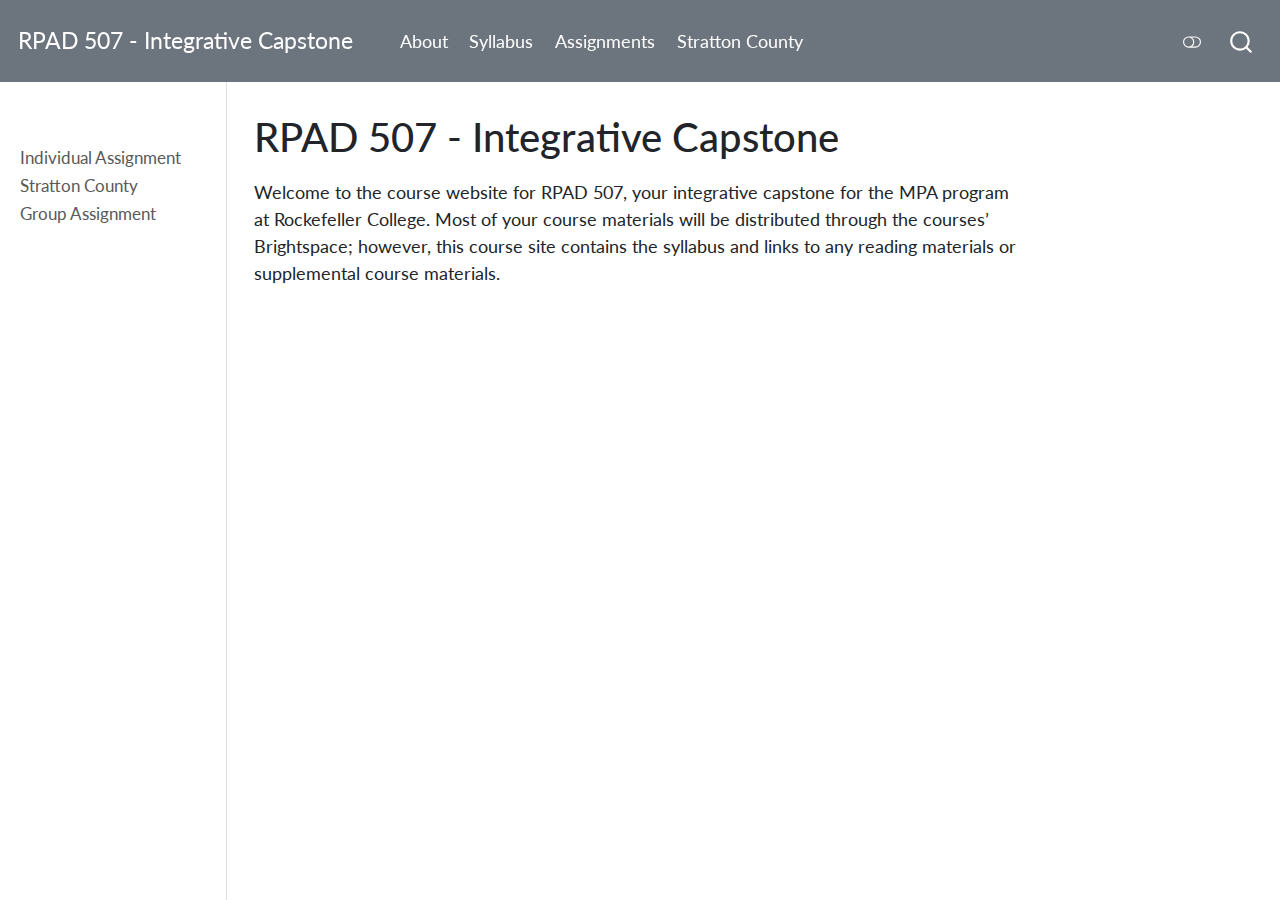
<file: docs/index.html>
<!DOCTYPE html>
<html xmlns="http://www.w3.org/1999/xhtml" lang="en" xml:lang="en"><head>

<meta charset="utf-8">
<meta name="generator" content="quarto-1.2.269">

<meta name="viewport" content="width=device-width, initial-scale=1.0, user-scalable=yes">


<title>RPAD 507 - Integrative Capstone</title>
<style>
code{white-space: pre-wrap;}
span.smallcaps{font-variant: small-caps;}
div.columns{display: flex; gap: min(4vw, 1.5em);}
div.column{flex: auto; overflow-x: auto;}
div.hanging-indent{margin-left: 1.5em; text-indent: -1.5em;}
ul.task-list{list-style: none;}
ul.task-list li input[type="checkbox"] {
  width: 0.8em;
  margin: 0 0.8em 0.2em -1.6em;
  vertical-align: middle;
}
</style>


<script src="site_libs/quarto-nav/quarto-nav.js"></script>
<script src="site_libs/quarto-nav/headroom.min.js"></script>
<script src="site_libs/clipboard/clipboard.min.js"></script>
<script src="site_libs/quarto-search/autocomplete.umd.js"></script>
<script src="site_libs/quarto-search/fuse.min.js"></script>
<script src="site_libs/quarto-search/quarto-search.js"></script>
<meta name="quarto:offset" content="./">
<script src="site_libs/quarto-html/quarto.js"></script>
<script src="site_libs/quarto-html/popper.min.js"></script>
<script src="site_libs/quarto-html/tippy.umd.min.js"></script>
<script src="site_libs/quarto-html/anchor.min.js"></script>
<link href="site_libs/quarto-html/tippy.css" rel="stylesheet">
<link href="site_libs/quarto-html/quarto-syntax-highlighting.css" rel="stylesheet" class="quarto-color-scheme" id="quarto-text-highlighting-styles">
<link href="site_libs/quarto-html/quarto-syntax-highlighting-dark.css" rel="prefetch" class="quarto-color-scheme quarto-color-alternate" id="quarto-text-highlighting-styles">
<script src="site_libs/bootstrap/bootstrap.min.js"></script>
<link href="site_libs/bootstrap/bootstrap-icons.css" rel="stylesheet">
<link href="site_libs/bootstrap/bootstrap.min.css" rel="stylesheet" class="quarto-color-scheme" id="quarto-bootstrap" data-mode="light">
<link href="site_libs/bootstrap/bootstrap-dark.min.css" rel="prefetch" class="quarto-color-scheme quarto-color-alternate" id="quarto-bootstrap" data-mode="dark">
<script id="quarto-search-options" type="application/json">{
  "location": "navbar",
  "copy-button": false,
  "collapse-after": 3,
  "panel-placement": "end",
  "type": "overlay",
  "limit": 20,
  "language": {
    "search-no-results-text": "No results",
    "search-matching-documents-text": "matching documents",
    "search-copy-link-title": "Copy link to search",
    "search-hide-matches-text": "Hide additional matches",
    "search-more-match-text": "more match in this document",
    "search-more-matches-text": "more matches in this document",
    "search-clear-button-title": "Clear",
    "search-detached-cancel-button-title": "Cancel",
    "search-submit-button-title": "Submit"
  }
}</script>


<link rel="stylesheet" href="styles.css">
</head>

<body class="nav-sidebar docked nav-fixed">

<div id="quarto-search-results"></div>
  <header id="quarto-header" class="headroom fixed-top">
    <nav class="navbar navbar-expand-lg navbar-dark ">
      <div class="navbar-container container-fluid">
      <div class="navbar-brand-container">
    <a class="navbar-brand" href="./index.html">
    <span class="navbar-title">RPAD 507 - Integrative Capstone</span>
    </a>
  </div>
          <button class="navbar-toggler" type="button" data-bs-toggle="collapse" data-bs-target="#navbarCollapse" aria-controls="navbarCollapse" aria-expanded="false" aria-label="Toggle navigation" onclick="if (window.quartoToggleHeadroom) { window.quartoToggleHeadroom(); }">
  <span class="navbar-toggler-icon"></span>
</button>
          <div class="collapse navbar-collapse" id="navbarCollapse">
            <ul class="navbar-nav navbar-nav-scroll me-auto">
  <li class="nav-item">
    <a class="nav-link active" href="./index.html" aria-current="page">
 <span class="menu-text">About</span></a>
  </li>  
  <li class="nav-item">
    <a class="nav-link" href="./syllabus507.html">
 <span class="menu-text">Syllabus</span></a>
  </li>  
  <li class="nav-item">
    <a class="nav-link" href="./assignments.html">
 <span class="menu-text">Assignments</span></a>
  </li>  
  <li class="nav-item">
    <a class="nav-link" href="./stratton.html">
 <span class="menu-text">Stratton County</span></a>
  </li>  
</ul>
              <div class="quarto-toggle-container">
                  <a href="" class="quarto-color-scheme-toggle nav-link" onclick="window.quartoToggleColorScheme(); return false;" title="Toggle dark mode"><i class="bi"></i></a>
              </div>
              <div id="quarto-search" class="" title="Search"></div>
          </div> <!-- /navcollapse -->
      </div> <!-- /container-fluid -->
    </nav>
  <nav class="quarto-secondary-nav" data-bs-toggle="collapse" data-bs-target="#quarto-sidebar" aria-controls="quarto-sidebar" aria-expanded="false" aria-label="Toggle sidebar navigation" onclick="if (window.quartoToggleHeadroom) { window.quartoToggleHeadroom(); }">
    <div class="container-fluid d-flex justify-content-between">
      <h1 class="quarto-secondary-nav-title">RPAD 507 - Integrative Capstone</h1>
      <button type="button" class="quarto-btn-toggle btn" aria-label="Show secondary navigation">
        <i class="bi bi-chevron-right"></i>
      </button>
    </div>
  </nav>
</header>
<!-- content -->
<div id="quarto-content" class="quarto-container page-columns page-rows-contents page-layout-article page-navbar">
<!-- sidebar -->
  <nav id="quarto-sidebar" class="sidebar collapse sidebar-navigation docked overflow-auto">
      <div class="mt-2 flex-shrink-0 align-items-center">
        <div class="sidebar-search">
        <div id="quarto-search" class="" title="Search"></div>
        </div>
      </div>
    <div class="sidebar-menu-container"> 
    <ul class="list-unstyled mt-1">
        <li class="sidebar-item">
  <div class="sidebar-item-container"> 
  <a href="./individual.html" class="sidebar-item-text sidebar-link">Individual Assignment</a>
  </div>
</li>
        <li class="sidebar-item">
  <div class="sidebar-item-container"> 
  <a href="./stratton.html" class="sidebar-item-text sidebar-link">Stratton County</a>
  </div>
</li>
        <li class="sidebar-item">
  <div class="sidebar-item-container"> 
  <a href="./group.html" class="sidebar-item-text sidebar-link">Group Assignment</a>
  </div>
</li>
    </ul>
    </div>
</nav>
<!-- margin-sidebar -->
    <div id="quarto-margin-sidebar" class="sidebar margin-sidebar">
        
    </div>
<!-- main -->
<main class="content" id="quarto-document-content">

<header id="title-block-header" class="quarto-title-block default">
<div class="quarto-title">
<h1 class="title d-none d-lg-block">RPAD 507 - Integrative Capstone</h1>
</div>



<div class="quarto-title-meta">

    
  
    
  </div>
  

</header>

<p>Welcome to the course website for RPAD 507, your integrative capstone for the MPA program at Rockefeller College. Most of your course materials will be distributed through the courses’ Brightspace; however, this course site contains the syllabus and links to any reading materials or supplemental course materials.</p>



</main> <!-- /main -->
<script id="quarto-html-after-body" type="application/javascript">
window.document.addEventListener("DOMContentLoaded", function (event) {
  const toggleBodyColorMode = (bsSheetEl) => {
    const mode = bsSheetEl.getAttribute("data-mode");
    const bodyEl = window.document.querySelector("body");
    if (mode === "dark") {
      bodyEl.classList.add("quarto-dark");
      bodyEl.classList.remove("quarto-light");
    } else {
      bodyEl.classList.add("quarto-light");
      bodyEl.classList.remove("quarto-dark");
    }
  }
  const toggleBodyColorPrimary = () => {
    const bsSheetEl = window.document.querySelector("link#quarto-bootstrap");
    if (bsSheetEl) {
      toggleBodyColorMode(bsSheetEl);
    }
  }
  toggleBodyColorPrimary();  
  const disableStylesheet = (stylesheets) => {
    for (let i=0; i < stylesheets.length; i++) {
      const stylesheet = stylesheets[i];
      stylesheet.rel = 'prefetch';
    }
  }
  const enableStylesheet = (stylesheets) => {
    for (let i=0; i < stylesheets.length; i++) {
      const stylesheet = stylesheets[i];
      stylesheet.rel = 'stylesheet';
    }
  }
  const manageTransitions = (selector, allowTransitions) => {
    const els = window.document.querySelectorAll(selector);
    for (let i=0; i < els.length; i++) {
      const el = els[i];
      if (allowTransitions) {
        el.classList.remove('notransition');
      } else {
        el.classList.add('notransition');
      }
    }
  }
  const toggleColorMode = (alternate) => {
    // Switch the stylesheets
    const alternateStylesheets = window.document.querySelectorAll('link.quarto-color-scheme.quarto-color-alternate');
    manageTransitions('#quarto-margin-sidebar .nav-link', false);
    if (alternate) {
      enableStylesheet(alternateStylesheets);
      for (const sheetNode of alternateStylesheets) {
        if (sheetNode.id === "quarto-bootstrap") {
          toggleBodyColorMode(sheetNode);
        }
      }
    } else {
      disableStylesheet(alternateStylesheets);
      toggleBodyColorPrimary();
    }
    manageTransitions('#quarto-margin-sidebar .nav-link', true);
    // Switch the toggles
    const toggles = window.document.querySelectorAll('.quarto-color-scheme-toggle');
    for (let i=0; i < toggles.length; i++) {
      const toggle = toggles[i];
      if (toggle) {
        if (alternate) {
          toggle.classList.add("alternate");     
        } else {
          toggle.classList.remove("alternate");
        }
      }
    }
    // Hack to workaround the fact that safari doesn't
    // properly recolor the scrollbar when toggling (#1455)
    if (navigator.userAgent.indexOf('Safari') > 0 && navigator.userAgent.indexOf('Chrome') == -1) {
      manageTransitions("body", false);
      window.scrollTo(0, 1);
      setTimeout(() => {
        window.scrollTo(0, 0);
        manageTransitions("body", true);
      }, 40);  
    }
  }
  const isFileUrl = () => { 
    return window.location.protocol === 'file:';
  }
  const hasAlternateSentinel = () => {  
    let styleSentinel = getColorSchemeSentinel();
    if (styleSentinel !== null) {
      return styleSentinel === "alternate";
    } else {
      return false;
    }
  }
  const setStyleSentinel = (alternate) => {
    const value = alternate ? "alternate" : "default";
    if (!isFileUrl()) {
      window.localStorage.setItem("quarto-color-scheme", value);
    } else {
      localAlternateSentinel = value;
    }
  }
  const getColorSchemeSentinel = () => {
    if (!isFileUrl()) {
      const storageValue = window.localStorage.getItem("quarto-color-scheme");
      return storageValue != null ? storageValue : localAlternateSentinel;
    } else {
      return localAlternateSentinel;
    }
  }
  let localAlternateSentinel = 'default';
  // Dark / light mode switch
  window.quartoToggleColorScheme = () => {
    // Read the current dark / light value 
    let toAlternate = !hasAlternateSentinel();
    toggleColorMode(toAlternate);
    setStyleSentinel(toAlternate);
  };
  // Ensure there is a toggle, if there isn't float one in the top right
  if (window.document.querySelector('.quarto-color-scheme-toggle') === null) {
    const a = window.document.createElement('a');
    a.classList.add('top-right');
    a.classList.add('quarto-color-scheme-toggle');
    a.href = "";
    a.onclick = function() { try { window.quartoToggleColorScheme(); } catch {} return false; };
    const i = window.document.createElement("i");
    i.classList.add('bi');
    a.appendChild(i);
    window.document.body.appendChild(a);
  }
  // Switch to dark mode if need be
  if (hasAlternateSentinel()) {
    toggleColorMode(true);
  } else {
    toggleColorMode(false);
  }
  const icon = "";
  const anchorJS = new window.AnchorJS();
  anchorJS.options = {
    placement: 'right',
    icon: icon
  };
  anchorJS.add('.anchored');
  const clipboard = new window.ClipboardJS('.code-copy-button', {
    target: function(trigger) {
      return trigger.previousElementSibling;
    }
  });
  clipboard.on('success', function(e) {
    // button target
    const button = e.trigger;
    // don't keep focus
    button.blur();
    // flash "checked"
    button.classList.add('code-copy-button-checked');
    var currentTitle = button.getAttribute("title");
    button.setAttribute("title", "Copied!");
    let tooltip;
    if (window.bootstrap) {
      button.setAttribute("data-bs-toggle", "tooltip");
      button.setAttribute("data-bs-placement", "left");
      button.setAttribute("data-bs-title", "Copied!");
      tooltip = new bootstrap.Tooltip(button, 
        { trigger: "manual", 
          customClass: "code-copy-button-tooltip",
          offset: [0, -8]});
      tooltip.show();    
    }
    setTimeout(function() {
      if (tooltip) {
        tooltip.hide();
        button.removeAttribute("data-bs-title");
        button.removeAttribute("data-bs-toggle");
        button.removeAttribute("data-bs-placement");
      }
      button.setAttribute("title", currentTitle);
      button.classList.remove('code-copy-button-checked');
    }, 1000);
    // clear code selection
    e.clearSelection();
  });
  function tippyHover(el, contentFn) {
    const config = {
      allowHTML: true,
      content: contentFn,
      maxWidth: 500,
      delay: 100,
      arrow: false,
      appendTo: function(el) {
          return el.parentElement;
      },
      interactive: true,
      interactiveBorder: 10,
      theme: 'quarto',
      placement: 'bottom-start'
    };
    window.tippy(el, config); 
  }
  const noterefs = window.document.querySelectorAll('a[role="doc-noteref"]');
  for (var i=0; i<noterefs.length; i++) {
    const ref = noterefs[i];
    tippyHover(ref, function() {
      // use id or data attribute instead here
      let href = ref.getAttribute('data-footnote-href') || ref.getAttribute('href');
      try { href = new URL(href).hash; } catch {}
      const id = href.replace(/^#\/?/, "");
      const note = window.document.getElementById(id);
      return note.innerHTML;
    });
  }
  const findCites = (el) => {
    const parentEl = el.parentElement;
    if (parentEl) {
      const cites = parentEl.dataset.cites;
      if (cites) {
        return {
          el,
          cites: cites.split(' ')
        };
      } else {
        return findCites(el.parentElement)
      }
    } else {
      return undefined;
    }
  };
  var bibliorefs = window.document.querySelectorAll('a[role="doc-biblioref"]');
  for (var i=0; i<bibliorefs.length; i++) {
    const ref = bibliorefs[i];
    const citeInfo = findCites(ref);
    if (citeInfo) {
      tippyHover(citeInfo.el, function() {
        var popup = window.document.createElement('div');
        citeInfo.cites.forEach(function(cite) {
          var citeDiv = window.document.createElement('div');
          citeDiv.classList.add('hanging-indent');
          citeDiv.classList.add('csl-entry');
          var biblioDiv = window.document.getElementById('ref-' + cite);
          if (biblioDiv) {
            citeDiv.innerHTML = biblioDiv.innerHTML;
          }
          popup.appendChild(citeDiv);
        });
        return popup.innerHTML;
      });
    }
  }
});
</script>
</div> <!-- /content -->



</body></html>
</file>
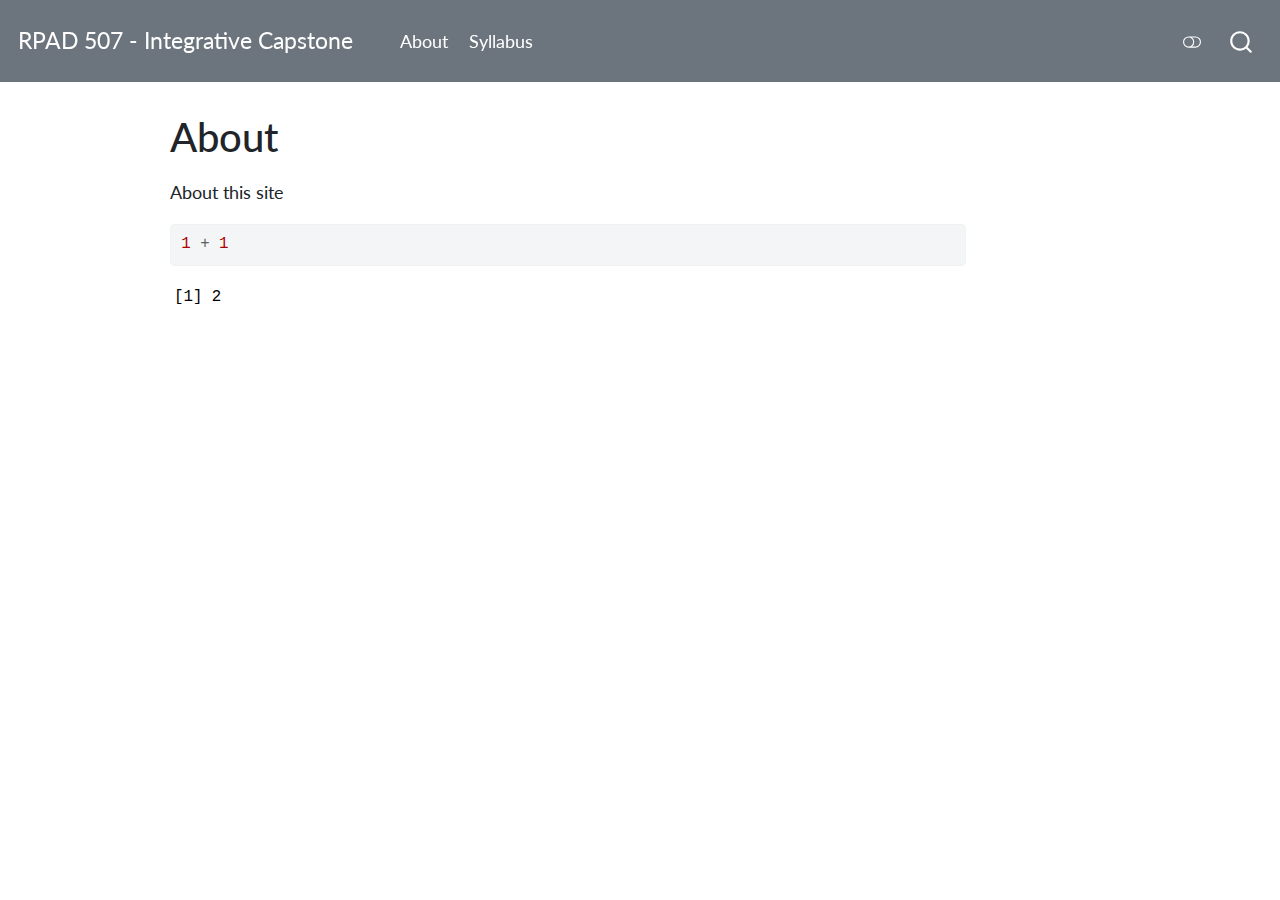
<file: docs/about.html>
<!DOCTYPE html>
<html xmlns="http://www.w3.org/1999/xhtml" lang="en" xml:lang="en"><head>

<meta charset="utf-8">
<meta name="generator" content="quarto-1.2.269">

<meta name="viewport" content="width=device-width, initial-scale=1.0, user-scalable=yes">


<title>RPAD 507 - Integrative Capstone - About</title>
<style>
code{white-space: pre-wrap;}
span.smallcaps{font-variant: small-caps;}
div.columns{display: flex; gap: min(4vw, 1.5em);}
div.column{flex: auto; overflow-x: auto;}
div.hanging-indent{margin-left: 1.5em; text-indent: -1.5em;}
ul.task-list{list-style: none;}
ul.task-list li input[type="checkbox"] {
  width: 0.8em;
  margin: 0 0.8em 0.2em -1.6em;
  vertical-align: middle;
}
pre > code.sourceCode { white-space: pre; position: relative; }
pre > code.sourceCode > span { display: inline-block; line-height: 1.25; }
pre > code.sourceCode > span:empty { height: 1.2em; }
.sourceCode { overflow: visible; }
code.sourceCode > span { color: inherit; text-decoration: inherit; }
div.sourceCode { margin: 1em 0; }
pre.sourceCode { margin: 0; }
@media screen {
div.sourceCode { overflow: auto; }
}
@media print {
pre > code.sourceCode { white-space: pre-wrap; }
pre > code.sourceCode > span { text-indent: -5em; padding-left: 5em; }
}
pre.numberSource code
  { counter-reset: source-line 0; }
pre.numberSource code > span
  { position: relative; left: -4em; counter-increment: source-line; }
pre.numberSource code > span > a:first-child::before
  { content: counter(source-line);
    position: relative; left: -1em; text-align: right; vertical-align: baseline;
    border: none; display: inline-block;
    -webkit-touch-callout: none; -webkit-user-select: none;
    -khtml-user-select: none; -moz-user-select: none;
    -ms-user-select: none; user-select: none;
    padding: 0 4px; width: 4em;
    color: #aaaaaa;
  }
pre.numberSource { margin-left: 3em; border-left: 1px solid #aaaaaa;  padding-left: 4px; }
div.sourceCode
  {   }
@media screen {
pre > code.sourceCode > span > a:first-child::before { text-decoration: underline; }
}
code span.al { color: #ff0000; font-weight: bold; } /* Alert */
code span.an { color: #60a0b0; font-weight: bold; font-style: italic; } /* Annotation */
code span.at { color: #7d9029; } /* Attribute */
code span.bn { color: #40a070; } /* BaseN */
code span.bu { color: #008000; } /* BuiltIn */
code span.cf { color: #007020; font-weight: bold; } /* ControlFlow */
code span.ch { color: #4070a0; } /* Char */
code span.cn { color: #880000; } /* Constant */
code span.co { color: #60a0b0; font-style: italic; } /* Comment */
code span.cv { color: #60a0b0; font-weight: bold; font-style: italic; } /* CommentVar */
code span.do { color: #ba2121; font-style: italic; } /* Documentation */
code span.dt { color: #902000; } /* DataType */
code span.dv { color: #40a070; } /* DecVal */
code span.er { color: #ff0000; font-weight: bold; } /* Error */
code span.ex { } /* Extension */
code span.fl { color: #40a070; } /* Float */
code span.fu { color: #06287e; } /* Function */
code span.im { color: #008000; font-weight: bold; } /* Import */
code span.in { color: #60a0b0; font-weight: bold; font-style: italic; } /* Information */
code span.kw { color: #007020; font-weight: bold; } /* Keyword */
code span.op { color: #666666; } /* Operator */
code span.ot { color: #007020; } /* Other */
code span.pp { color: #bc7a00; } /* Preprocessor */
code span.sc { color: #4070a0; } /* SpecialChar */
code span.ss { color: #bb6688; } /* SpecialString */
code span.st { color: #4070a0; } /* String */
code span.va { color: #19177c; } /* Variable */
code span.vs { color: #4070a0; } /* VerbatimString */
code span.wa { color: #60a0b0; font-weight: bold; font-style: italic; } /* Warning */
</style>


<script src="site_libs/quarto-nav/quarto-nav.js"></script>
<script src="site_libs/quarto-nav/headroom.min.js"></script>
<script src="site_libs/clipboard/clipboard.min.js"></script>
<script src="site_libs/quarto-search/autocomplete.umd.js"></script>
<script src="site_libs/quarto-search/fuse.min.js"></script>
<script src="site_libs/quarto-search/quarto-search.js"></script>
<meta name="quarto:offset" content="./">
<script src="site_libs/quarto-html/quarto.js"></script>
<script src="site_libs/quarto-html/popper.min.js"></script>
<script src="site_libs/quarto-html/tippy.umd.min.js"></script>
<script src="site_libs/quarto-html/anchor.min.js"></script>
<link href="site_libs/quarto-html/tippy.css" rel="stylesheet">
<link href="site_libs/quarto-html/quarto-syntax-highlighting.css" rel="stylesheet" class="quarto-color-scheme" id="quarto-text-highlighting-styles">
<link href="site_libs/quarto-html/quarto-syntax-highlighting-dark.css" rel="prefetch" class="quarto-color-scheme quarto-color-alternate" id="quarto-text-highlighting-styles">
<script src="site_libs/bootstrap/bootstrap.min.js"></script>
<link href="site_libs/bootstrap/bootstrap-icons.css" rel="stylesheet">
<link href="site_libs/bootstrap/bootstrap.min.css" rel="stylesheet" class="quarto-color-scheme" id="quarto-bootstrap" data-mode="light">
<link href="site_libs/bootstrap/bootstrap-dark.min.css" rel="prefetch" class="quarto-color-scheme quarto-color-alternate" id="quarto-bootstrap" data-mode="dark">
<script id="quarto-search-options" type="application/json">{
  "location": "navbar",
  "copy-button": false,
  "collapse-after": 3,
  "panel-placement": "end",
  "type": "overlay",
  "limit": 20,
  "language": {
    "search-no-results-text": "No results",
    "search-matching-documents-text": "matching documents",
    "search-copy-link-title": "Copy link to search",
    "search-hide-matches-text": "Hide additional matches",
    "search-more-match-text": "more match in this document",
    "search-more-matches-text": "more matches in this document",
    "search-clear-button-title": "Clear",
    "search-detached-cancel-button-title": "Cancel",
    "search-submit-button-title": "Submit"
  }
}</script>


<link rel="stylesheet" href="styles.css">
</head>

<body class="nav-fixed">

<div id="quarto-search-results"></div>
  <header id="quarto-header" class="headroom fixed-top">
    <nav class="navbar navbar-expand-lg navbar-dark ">
      <div class="navbar-container container-fluid">
      <div class="navbar-brand-container">
    <a class="navbar-brand" href="./index.html">
    <span class="navbar-title">RPAD 507 - Integrative Capstone</span>
    </a>
  </div>
          <button class="navbar-toggler" type="button" data-bs-toggle="collapse" data-bs-target="#navbarCollapse" aria-controls="navbarCollapse" aria-expanded="false" aria-label="Toggle navigation" onclick="if (window.quartoToggleHeadroom) { window.quartoToggleHeadroom(); }">
  <span class="navbar-toggler-icon"></span>
</button>
          <div class="collapse navbar-collapse" id="navbarCollapse">
            <ul class="navbar-nav navbar-nav-scroll me-auto">
  <li class="nav-item">
    <a class="nav-link" href="./index.html">
 <span class="menu-text">About</span></a>
  </li>  
  <li class="nav-item">
    <a class="nav-link" href="./syllabus507.qmd">
 <span class="menu-text">Syllabus</span></a>
  </li>  
</ul>
              <div class="quarto-toggle-container">
                  <a href="" class="quarto-color-scheme-toggle nav-link" onclick="window.quartoToggleColorScheme(); return false;" title="Toggle dark mode"><i class="bi"></i></a>
              </div>
              <div id="quarto-search" class="" title="Search"></div>
          </div> <!-- /navcollapse -->
      </div> <!-- /container-fluid -->
    </nav>
</header>
<!-- content -->
<div id="quarto-content" class="quarto-container page-columns page-rows-contents page-layout-article page-navbar">
<!-- sidebar -->
<!-- margin-sidebar -->
    <div id="quarto-margin-sidebar" class="sidebar margin-sidebar">
        
    </div>
<!-- main -->
<main class="content" id="quarto-document-content">

<header id="title-block-header" class="quarto-title-block default">
<div class="quarto-title">
<h1 class="title">About</h1>
</div>



<div class="quarto-title-meta">

    
  
    
  </div>
  

</header>

<p>About this site</p>
<div class="cell">
<div class="sourceCode cell-code" id="cb1"><pre class="sourceCode r code-with-copy"><code class="sourceCode r"><span id="cb1-1"><a href="#cb1-1" aria-hidden="true" tabindex="-1"></a><span class="dv">1</span> <span class="sc">+</span> <span class="dv">1</span></span></code><button title="Copy to Clipboard" class="code-copy-button"><i class="bi"></i></button></pre></div>
<div class="cell-output cell-output-stdout">
<pre><code>[1] 2</code></pre>
</div>
</div>



</main> <!-- /main -->
<script id="quarto-html-after-body" type="application/javascript">
window.document.addEventListener("DOMContentLoaded", function (event) {
  const toggleBodyColorMode = (bsSheetEl) => {
    const mode = bsSheetEl.getAttribute("data-mode");
    const bodyEl = window.document.querySelector("body");
    if (mode === "dark") {
      bodyEl.classList.add("quarto-dark");
      bodyEl.classList.remove("quarto-light");
    } else {
      bodyEl.classList.add("quarto-light");
      bodyEl.classList.remove("quarto-dark");
    }
  }
  const toggleBodyColorPrimary = () => {
    const bsSheetEl = window.document.querySelector("link#quarto-bootstrap");
    if (bsSheetEl) {
      toggleBodyColorMode(bsSheetEl);
    }
  }
  toggleBodyColorPrimary();  
  const disableStylesheet = (stylesheets) => {
    for (let i=0; i < stylesheets.length; i++) {
      const stylesheet = stylesheets[i];
      stylesheet.rel = 'prefetch';
    }
  }
  const enableStylesheet = (stylesheets) => {
    for (let i=0; i < stylesheets.length; i++) {
      const stylesheet = stylesheets[i];
      stylesheet.rel = 'stylesheet';
    }
  }
  const manageTransitions = (selector, allowTransitions) => {
    const els = window.document.querySelectorAll(selector);
    for (let i=0; i < els.length; i++) {
      const el = els[i];
      if (allowTransitions) {
        el.classList.remove('notransition');
      } else {
        el.classList.add('notransition');
      }
    }
  }
  const toggleColorMode = (alternate) => {
    // Switch the stylesheets
    const alternateStylesheets = window.document.querySelectorAll('link.quarto-color-scheme.quarto-color-alternate');
    manageTransitions('#quarto-margin-sidebar .nav-link', false);
    if (alternate) {
      enableStylesheet(alternateStylesheets);
      for (const sheetNode of alternateStylesheets) {
        if (sheetNode.id === "quarto-bootstrap") {
          toggleBodyColorMode(sheetNode);
        }
      }
    } else {
      disableStylesheet(alternateStylesheets);
      toggleBodyColorPrimary();
    }
    manageTransitions('#quarto-margin-sidebar .nav-link', true);
    // Switch the toggles
    const toggles = window.document.querySelectorAll('.quarto-color-scheme-toggle');
    for (let i=0; i < toggles.length; i++) {
      const toggle = toggles[i];
      if (toggle) {
        if (alternate) {
          toggle.classList.add("alternate");     
        } else {
          toggle.classList.remove("alternate");
        }
      }
    }
    // Hack to workaround the fact that safari doesn't
    // properly recolor the scrollbar when toggling (#1455)
    if (navigator.userAgent.indexOf('Safari') > 0 && navigator.userAgent.indexOf('Chrome') == -1) {
      manageTransitions("body", false);
      window.scrollTo(0, 1);
      setTimeout(() => {
        window.scrollTo(0, 0);
        manageTransitions("body", true);
      }, 40);  
    }
  }
  const isFileUrl = () => { 
    return window.location.protocol === 'file:';
  }
  const hasAlternateSentinel = () => {  
    let styleSentinel = getColorSchemeSentinel();
    if (styleSentinel !== null) {
      return styleSentinel === "alternate";
    } else {
      return false;
    }
  }
  const setStyleSentinel = (alternate) => {
    const value = alternate ? "alternate" : "default";
    if (!isFileUrl()) {
      window.localStorage.setItem("quarto-color-scheme", value);
    } else {
      localAlternateSentinel = value;
    }
  }
  const getColorSchemeSentinel = () => {
    if (!isFileUrl()) {
      const storageValue = window.localStorage.getItem("quarto-color-scheme");
      return storageValue != null ? storageValue : localAlternateSentinel;
    } else {
      return localAlternateSentinel;
    }
  }
  let localAlternateSentinel = 'default';
  // Dark / light mode switch
  window.quartoToggleColorScheme = () => {
    // Read the current dark / light value 
    let toAlternate = !hasAlternateSentinel();
    toggleColorMode(toAlternate);
    setStyleSentinel(toAlternate);
  };
  // Ensure there is a toggle, if there isn't float one in the top right
  if (window.document.querySelector('.quarto-color-scheme-toggle') === null) {
    const a = window.document.createElement('a');
    a.classList.add('top-right');
    a.classList.add('quarto-color-scheme-toggle');
    a.href = "";
    a.onclick = function() { try { window.quartoToggleColorScheme(); } catch {} return false; };
    const i = window.document.createElement("i");
    i.classList.add('bi');
    a.appendChild(i);
    window.document.body.appendChild(a);
  }
  // Switch to dark mode if need be
  if (hasAlternateSentinel()) {
    toggleColorMode(true);
  } else {
    toggleColorMode(false);
  }
  const icon = "";
  const anchorJS = new window.AnchorJS();
  anchorJS.options = {
    placement: 'right',
    icon: icon
  };
  anchorJS.add('.anchored');
  const clipboard = new window.ClipboardJS('.code-copy-button', {
    target: function(trigger) {
      return trigger.previousElementSibling;
    }
  });
  clipboard.on('success', function(e) {
    // button target
    const button = e.trigger;
    // don't keep focus
    button.blur();
    // flash "checked"
    button.classList.add('code-copy-button-checked');
    var currentTitle = button.getAttribute("title");
    button.setAttribute("title", "Copied!");
    let tooltip;
    if (window.bootstrap) {
      button.setAttribute("data-bs-toggle", "tooltip");
      button.setAttribute("data-bs-placement", "left");
      button.setAttribute("data-bs-title", "Copied!");
      tooltip = new bootstrap.Tooltip(button, 
        { trigger: "manual", 
          customClass: "code-copy-button-tooltip",
          offset: [0, -8]});
      tooltip.show();    
    }
    setTimeout(function() {
      if (tooltip) {
        tooltip.hide();
        button.removeAttribute("data-bs-title");
        button.removeAttribute("data-bs-toggle");
        button.removeAttribute("data-bs-placement");
      }
      button.setAttribute("title", currentTitle);
      button.classList.remove('code-copy-button-checked');
    }, 1000);
    // clear code selection
    e.clearSelection();
  });
  function tippyHover(el, contentFn) {
    const config = {
      allowHTML: true,
      content: contentFn,
      maxWidth: 500,
      delay: 100,
      arrow: false,
      appendTo: function(el) {
          return el.parentElement;
      },
      interactive: true,
      interactiveBorder: 10,
      theme: 'quarto',
      placement: 'bottom-start'
    };
    window.tippy(el, config); 
  }
  const noterefs = window.document.querySelectorAll('a[role="doc-noteref"]');
  for (var i=0; i<noterefs.length; i++) {
    const ref = noterefs[i];
    tippyHover(ref, function() {
      // use id or data attribute instead here
      let href = ref.getAttribute('data-footnote-href') || ref.getAttribute('href');
      try { href = new URL(href).hash; } catch {}
      const id = href.replace(/^#\/?/, "");
      const note = window.document.getElementById(id);
      return note.innerHTML;
    });
  }
  const findCites = (el) => {
    const parentEl = el.parentElement;
    if (parentEl) {
      const cites = parentEl.dataset.cites;
      if (cites) {
        return {
          el,
          cites: cites.split(' ')
        };
      } else {
        return findCites(el.parentElement)
      }
    } else {
      return undefined;
    }
  };
  var bibliorefs = window.document.querySelectorAll('a[role="doc-biblioref"]');
  for (var i=0; i<bibliorefs.length; i++) {
    const ref = bibliorefs[i];
    const citeInfo = findCites(ref);
    if (citeInfo) {
      tippyHover(citeInfo.el, function() {
        var popup = window.document.createElement('div');
        citeInfo.cites.forEach(function(cite) {
          var citeDiv = window.document.createElement('div');
          citeDiv.classList.add('hanging-indent');
          citeDiv.classList.add('csl-entry');
          var biblioDiv = window.document.getElementById('ref-' + cite);
          if (biblioDiv) {
            citeDiv.innerHTML = biblioDiv.innerHTML;
          }
          popup.appendChild(citeDiv);
        });
        return popup.innerHTML;
      });
    }
  }
});
</script>
</div> <!-- /content -->



</body></html>
</file>
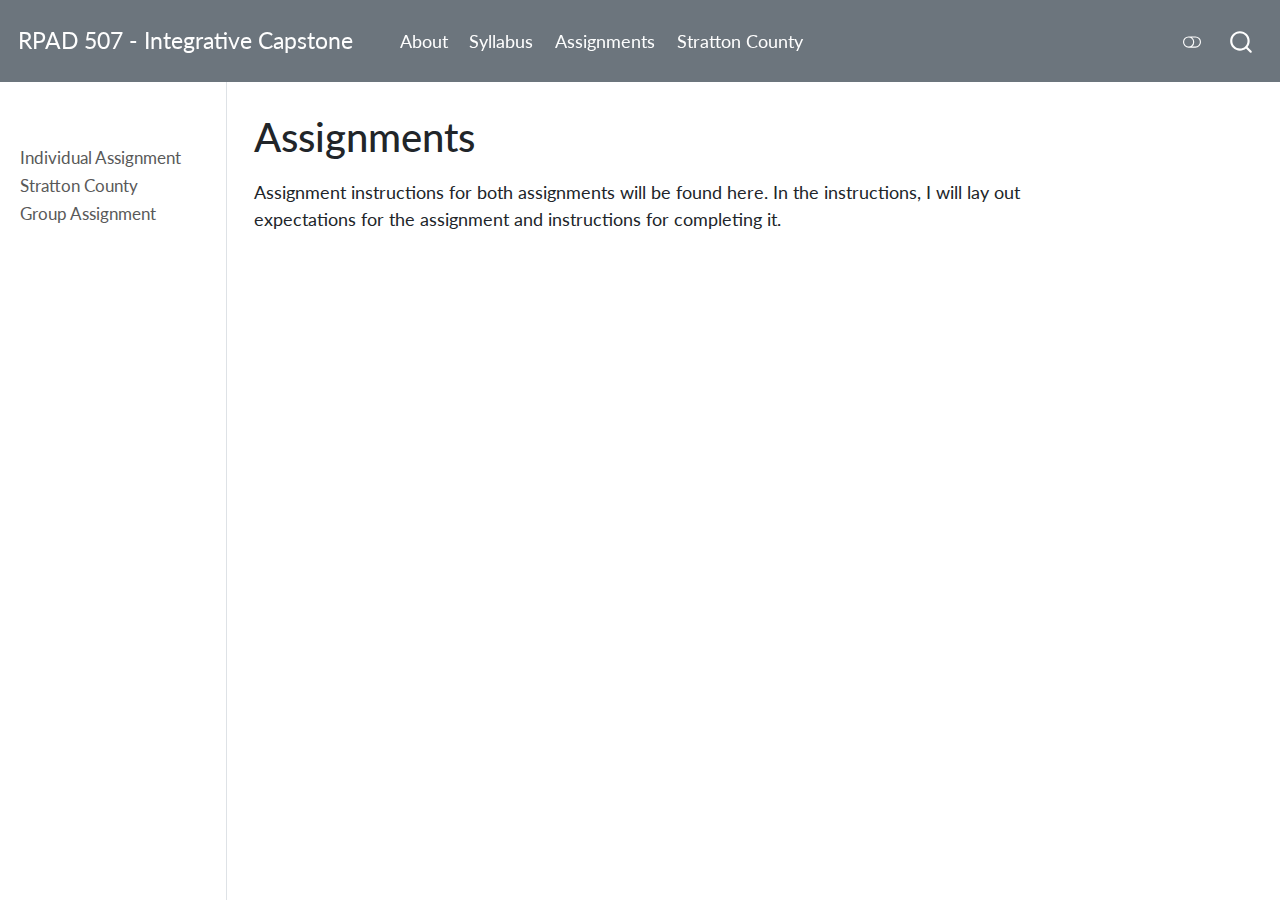
<file: docs/assignments.html>
<!DOCTYPE html>
<html xmlns="http://www.w3.org/1999/xhtml" lang="en" xml:lang="en"><head>

<meta charset="utf-8">
<meta name="generator" content="quarto-1.2.269">

<meta name="viewport" content="width=device-width, initial-scale=1.0, user-scalable=yes">


<title>RPAD 507 - Integrative Capstone - Assignments</title>
<style>
code{white-space: pre-wrap;}
span.smallcaps{font-variant: small-caps;}
div.columns{display: flex; gap: min(4vw, 1.5em);}
div.column{flex: auto; overflow-x: auto;}
div.hanging-indent{margin-left: 1.5em; text-indent: -1.5em;}
ul.task-list{list-style: none;}
ul.task-list li input[type="checkbox"] {
  width: 0.8em;
  margin: 0 0.8em 0.2em -1.6em;
  vertical-align: middle;
}
</style>


<script src="site_libs/quarto-nav/quarto-nav.js"></script>
<script src="site_libs/quarto-nav/headroom.min.js"></script>
<script src="site_libs/clipboard/clipboard.min.js"></script>
<script src="site_libs/quarto-search/autocomplete.umd.js"></script>
<script src="site_libs/quarto-search/fuse.min.js"></script>
<script src="site_libs/quarto-search/quarto-search.js"></script>
<meta name="quarto:offset" content="./">
<script src="site_libs/quarto-html/quarto.js"></script>
<script src="site_libs/quarto-html/popper.min.js"></script>
<script src="site_libs/quarto-html/tippy.umd.min.js"></script>
<script src="site_libs/quarto-html/anchor.min.js"></script>
<link href="site_libs/quarto-html/tippy.css" rel="stylesheet">
<link href="site_libs/quarto-html/quarto-syntax-highlighting.css" rel="stylesheet" class="quarto-color-scheme" id="quarto-text-highlighting-styles">
<link href="site_libs/quarto-html/quarto-syntax-highlighting-dark.css" rel="prefetch" class="quarto-color-scheme quarto-color-alternate" id="quarto-text-highlighting-styles">
<script src="site_libs/bootstrap/bootstrap.min.js"></script>
<link href="site_libs/bootstrap/bootstrap-icons.css" rel="stylesheet">
<link href="site_libs/bootstrap/bootstrap.min.css" rel="stylesheet" class="quarto-color-scheme" id="quarto-bootstrap" data-mode="light">
<link href="site_libs/bootstrap/bootstrap-dark.min.css" rel="prefetch" class="quarto-color-scheme quarto-color-alternate" id="quarto-bootstrap" data-mode="dark">
<script id="quarto-search-options" type="application/json">{
  "location": "navbar",
  "copy-button": false,
  "collapse-after": 3,
  "panel-placement": "end",
  "type": "overlay",
  "limit": 20,
  "language": {
    "search-no-results-text": "No results",
    "search-matching-documents-text": "matching documents",
    "search-copy-link-title": "Copy link to search",
    "search-hide-matches-text": "Hide additional matches",
    "search-more-match-text": "more match in this document",
    "search-more-matches-text": "more matches in this document",
    "search-clear-button-title": "Clear",
    "search-detached-cancel-button-title": "Cancel",
    "search-submit-button-title": "Submit"
  }
}</script>


<link rel="stylesheet" href="styles.css">
</head>

<body class="nav-sidebar docked nav-fixed">

<div id="quarto-search-results"></div>
  <header id="quarto-header" class="headroom fixed-top">
    <nav class="navbar navbar-expand-lg navbar-dark ">
      <div class="navbar-container container-fluid">
      <div class="navbar-brand-container">
    <a class="navbar-brand" href="./index.html">
    <span class="navbar-title">RPAD 507 - Integrative Capstone</span>
    </a>
  </div>
          <button class="navbar-toggler" type="button" data-bs-toggle="collapse" data-bs-target="#navbarCollapse" aria-controls="navbarCollapse" aria-expanded="false" aria-label="Toggle navigation" onclick="if (window.quartoToggleHeadroom) { window.quartoToggleHeadroom(); }">
  <span class="navbar-toggler-icon"></span>
</button>
          <div class="collapse navbar-collapse" id="navbarCollapse">
            <ul class="navbar-nav navbar-nav-scroll me-auto">
  <li class="nav-item">
    <a class="nav-link" href="./index.html">
 <span class="menu-text">About</span></a>
  </li>  
  <li class="nav-item">
    <a class="nav-link" href="./syllabus507.html">
 <span class="menu-text">Syllabus</span></a>
  </li>  
  <li class="nav-item">
    <a class="nav-link active" href="./assignments.html" aria-current="page">
 <span class="menu-text">Assignments</span></a>
  </li>  
  <li class="nav-item">
    <a class="nav-link" href="./stratton.html">
 <span class="menu-text">Stratton County</span></a>
  </li>  
</ul>
              <div class="quarto-toggle-container">
                  <a href="" class="quarto-color-scheme-toggle nav-link" onclick="window.quartoToggleColorScheme(); return false;" title="Toggle dark mode"><i class="bi"></i></a>
              </div>
              <div id="quarto-search" class="" title="Search"></div>
          </div> <!-- /navcollapse -->
      </div> <!-- /container-fluid -->
    </nav>
  <nav class="quarto-secondary-nav" data-bs-toggle="collapse" data-bs-target="#quarto-sidebar" aria-controls="quarto-sidebar" aria-expanded="false" aria-label="Toggle sidebar navigation" onclick="if (window.quartoToggleHeadroom) { window.quartoToggleHeadroom(); }">
    <div class="container-fluid d-flex justify-content-between">
      <h1 class="quarto-secondary-nav-title">Assignments</h1>
      <button type="button" class="quarto-btn-toggle btn" aria-label="Show secondary navigation">
        <i class="bi bi-chevron-right"></i>
      </button>
    </div>
  </nav>
</header>
<!-- content -->
<div id="quarto-content" class="quarto-container page-columns page-rows-contents page-layout-article page-navbar">
<!-- sidebar -->
  <nav id="quarto-sidebar" class="sidebar collapse sidebar-navigation docked overflow-auto">
      <div class="mt-2 flex-shrink-0 align-items-center">
        <div class="sidebar-search">
        <div id="quarto-search" class="" title="Search"></div>
        </div>
      </div>
    <div class="sidebar-menu-container"> 
    <ul class="list-unstyled mt-1">
        <li class="sidebar-item">
  <div class="sidebar-item-container"> 
  <a href="./individual.html" class="sidebar-item-text sidebar-link">Individual Assignment</a>
  </div>
</li>
        <li class="sidebar-item">
  <div class="sidebar-item-container"> 
  <a href="./stratton.html" class="sidebar-item-text sidebar-link">Stratton County</a>
  </div>
</li>
        <li class="sidebar-item">
  <div class="sidebar-item-container"> 
  <a href="./group.html" class="sidebar-item-text sidebar-link">Group Assignment</a>
  </div>
</li>
    </ul>
    </div>
</nav>
<!-- margin-sidebar -->
    <div id="quarto-margin-sidebar" class="sidebar margin-sidebar">
        
    </div>
<!-- main -->
<main class="content" id="quarto-document-content">

<header id="title-block-header" class="quarto-title-block default">
<div class="quarto-title">
<h1 class="title d-none d-lg-block">Assignments</h1>
</div>



<div class="quarto-title-meta">

    
  
    
  </div>
  

</header>

<p>Assignment instructions for both assignments will be found here. In the instructions, I will lay out expectations for the assignment and instructions for completing it.</p>



</main> <!-- /main -->
<script id="quarto-html-after-body" type="application/javascript">
window.document.addEventListener("DOMContentLoaded", function (event) {
  const toggleBodyColorMode = (bsSheetEl) => {
    const mode = bsSheetEl.getAttribute("data-mode");
    const bodyEl = window.document.querySelector("body");
    if (mode === "dark") {
      bodyEl.classList.add("quarto-dark");
      bodyEl.classList.remove("quarto-light");
    } else {
      bodyEl.classList.add("quarto-light");
      bodyEl.classList.remove("quarto-dark");
    }
  }
  const toggleBodyColorPrimary = () => {
    const bsSheetEl = window.document.querySelector("link#quarto-bootstrap");
    if (bsSheetEl) {
      toggleBodyColorMode(bsSheetEl);
    }
  }
  toggleBodyColorPrimary();  
  const disableStylesheet = (stylesheets) => {
    for (let i=0; i < stylesheets.length; i++) {
      const stylesheet = stylesheets[i];
      stylesheet.rel = 'prefetch';
    }
  }
  const enableStylesheet = (stylesheets) => {
    for (let i=0; i < stylesheets.length; i++) {
      const stylesheet = stylesheets[i];
      stylesheet.rel = 'stylesheet';
    }
  }
  const manageTransitions = (selector, allowTransitions) => {
    const els = window.document.querySelectorAll(selector);
    for (let i=0; i < els.length; i++) {
      const el = els[i];
      if (allowTransitions) {
        el.classList.remove('notransition');
      } else {
        el.classList.add('notransition');
      }
    }
  }
  const toggleColorMode = (alternate) => {
    // Switch the stylesheets
    const alternateStylesheets = window.document.querySelectorAll('link.quarto-color-scheme.quarto-color-alternate');
    manageTransitions('#quarto-margin-sidebar .nav-link', false);
    if (alternate) {
      enableStylesheet(alternateStylesheets);
      for (const sheetNode of alternateStylesheets) {
        if (sheetNode.id === "quarto-bootstrap") {
          toggleBodyColorMode(sheetNode);
        }
      }
    } else {
      disableStylesheet(alternateStylesheets);
      toggleBodyColorPrimary();
    }
    manageTransitions('#quarto-margin-sidebar .nav-link', true);
    // Switch the toggles
    const toggles = window.document.querySelectorAll('.quarto-color-scheme-toggle');
    for (let i=0; i < toggles.length; i++) {
      const toggle = toggles[i];
      if (toggle) {
        if (alternate) {
          toggle.classList.add("alternate");     
        } else {
          toggle.classList.remove("alternate");
        }
      }
    }
    // Hack to workaround the fact that safari doesn't
    // properly recolor the scrollbar when toggling (#1455)
    if (navigator.userAgent.indexOf('Safari') > 0 && navigator.userAgent.indexOf('Chrome') == -1) {
      manageTransitions("body", false);
      window.scrollTo(0, 1);
      setTimeout(() => {
        window.scrollTo(0, 0);
        manageTransitions("body", true);
      }, 40);  
    }
  }
  const isFileUrl = () => { 
    return window.location.protocol === 'file:';
  }
  const hasAlternateSentinel = () => {  
    let styleSentinel = getColorSchemeSentinel();
    if (styleSentinel !== null) {
      return styleSentinel === "alternate";
    } else {
      return false;
    }
  }
  const setStyleSentinel = (alternate) => {
    const value = alternate ? "alternate" : "default";
    if (!isFileUrl()) {
      window.localStorage.setItem("quarto-color-scheme", value);
    } else {
      localAlternateSentinel = value;
    }
  }
  const getColorSchemeSentinel = () => {
    if (!isFileUrl()) {
      const storageValue = window.localStorage.getItem("quarto-color-scheme");
      return storageValue != null ? storageValue : localAlternateSentinel;
    } else {
      return localAlternateSentinel;
    }
  }
  let localAlternateSentinel = 'default';
  // Dark / light mode switch
  window.quartoToggleColorScheme = () => {
    // Read the current dark / light value 
    let toAlternate = !hasAlternateSentinel();
    toggleColorMode(toAlternate);
    setStyleSentinel(toAlternate);
  };
  // Ensure there is a toggle, if there isn't float one in the top right
  if (window.document.querySelector('.quarto-color-scheme-toggle') === null) {
    const a = window.document.createElement('a');
    a.classList.add('top-right');
    a.classList.add('quarto-color-scheme-toggle');
    a.href = "";
    a.onclick = function() { try { window.quartoToggleColorScheme(); } catch {} return false; };
    const i = window.document.createElement("i");
    i.classList.add('bi');
    a.appendChild(i);
    window.document.body.appendChild(a);
  }
  // Switch to dark mode if need be
  if (hasAlternateSentinel()) {
    toggleColorMode(true);
  } else {
    toggleColorMode(false);
  }
  const icon = "";
  const anchorJS = new window.AnchorJS();
  anchorJS.options = {
    placement: 'right',
    icon: icon
  };
  anchorJS.add('.anchored');
  const clipboard = new window.ClipboardJS('.code-copy-button', {
    target: function(trigger) {
      return trigger.previousElementSibling;
    }
  });
  clipboard.on('success', function(e) {
    // button target
    const button = e.trigger;
    // don't keep focus
    button.blur();
    // flash "checked"
    button.classList.add('code-copy-button-checked');
    var currentTitle = button.getAttribute("title");
    button.setAttribute("title", "Copied!");
    let tooltip;
    if (window.bootstrap) {
      button.setAttribute("data-bs-toggle", "tooltip");
      button.setAttribute("data-bs-placement", "left");
      button.setAttribute("data-bs-title", "Copied!");
      tooltip = new bootstrap.Tooltip(button, 
        { trigger: "manual", 
          customClass: "code-copy-button-tooltip",
          offset: [0, -8]});
      tooltip.show();    
    }
    setTimeout(function() {
      if (tooltip) {
        tooltip.hide();
        button.removeAttribute("data-bs-title");
        button.removeAttribute("data-bs-toggle");
        button.removeAttribute("data-bs-placement");
      }
      button.setAttribute("title", currentTitle);
      button.classList.remove('code-copy-button-checked');
    }, 1000);
    // clear code selection
    e.clearSelection();
  });
  function tippyHover(el, contentFn) {
    const config = {
      allowHTML: true,
      content: contentFn,
      maxWidth: 500,
      delay: 100,
      arrow: false,
      appendTo: function(el) {
          return el.parentElement;
      },
      interactive: true,
      interactiveBorder: 10,
      theme: 'quarto',
      placement: 'bottom-start'
    };
    window.tippy(el, config); 
  }
  const noterefs = window.document.querySelectorAll('a[role="doc-noteref"]');
  for (var i=0; i<noterefs.length; i++) {
    const ref = noterefs[i];
    tippyHover(ref, function() {
      // use id or data attribute instead here
      let href = ref.getAttribute('data-footnote-href') || ref.getAttribute('href');
      try { href = new URL(href).hash; } catch {}
      const id = href.replace(/^#\/?/, "");
      const note = window.document.getElementById(id);
      return note.innerHTML;
    });
  }
  const findCites = (el) => {
    const parentEl = el.parentElement;
    if (parentEl) {
      const cites = parentEl.dataset.cites;
      if (cites) {
        return {
          el,
          cites: cites.split(' ')
        };
      } else {
        return findCites(el.parentElement)
      }
    } else {
      return undefined;
    }
  };
  var bibliorefs = window.document.querySelectorAll('a[role="doc-biblioref"]');
  for (var i=0; i<bibliorefs.length; i++) {
    const ref = bibliorefs[i];
    const citeInfo = findCites(ref);
    if (citeInfo) {
      tippyHover(citeInfo.el, function() {
        var popup = window.document.createElement('div');
        citeInfo.cites.forEach(function(cite) {
          var citeDiv = window.document.createElement('div');
          citeDiv.classList.add('hanging-indent');
          citeDiv.classList.add('csl-entry');
          var biblioDiv = window.document.getElementById('ref-' + cite);
          if (biblioDiv) {
            citeDiv.innerHTML = biblioDiv.innerHTML;
          }
          popup.appendChild(citeDiv);
        });
        return popup.innerHTML;
      });
    }
  }
});
</script>
</div> <!-- /content -->



</body></html>
</file>
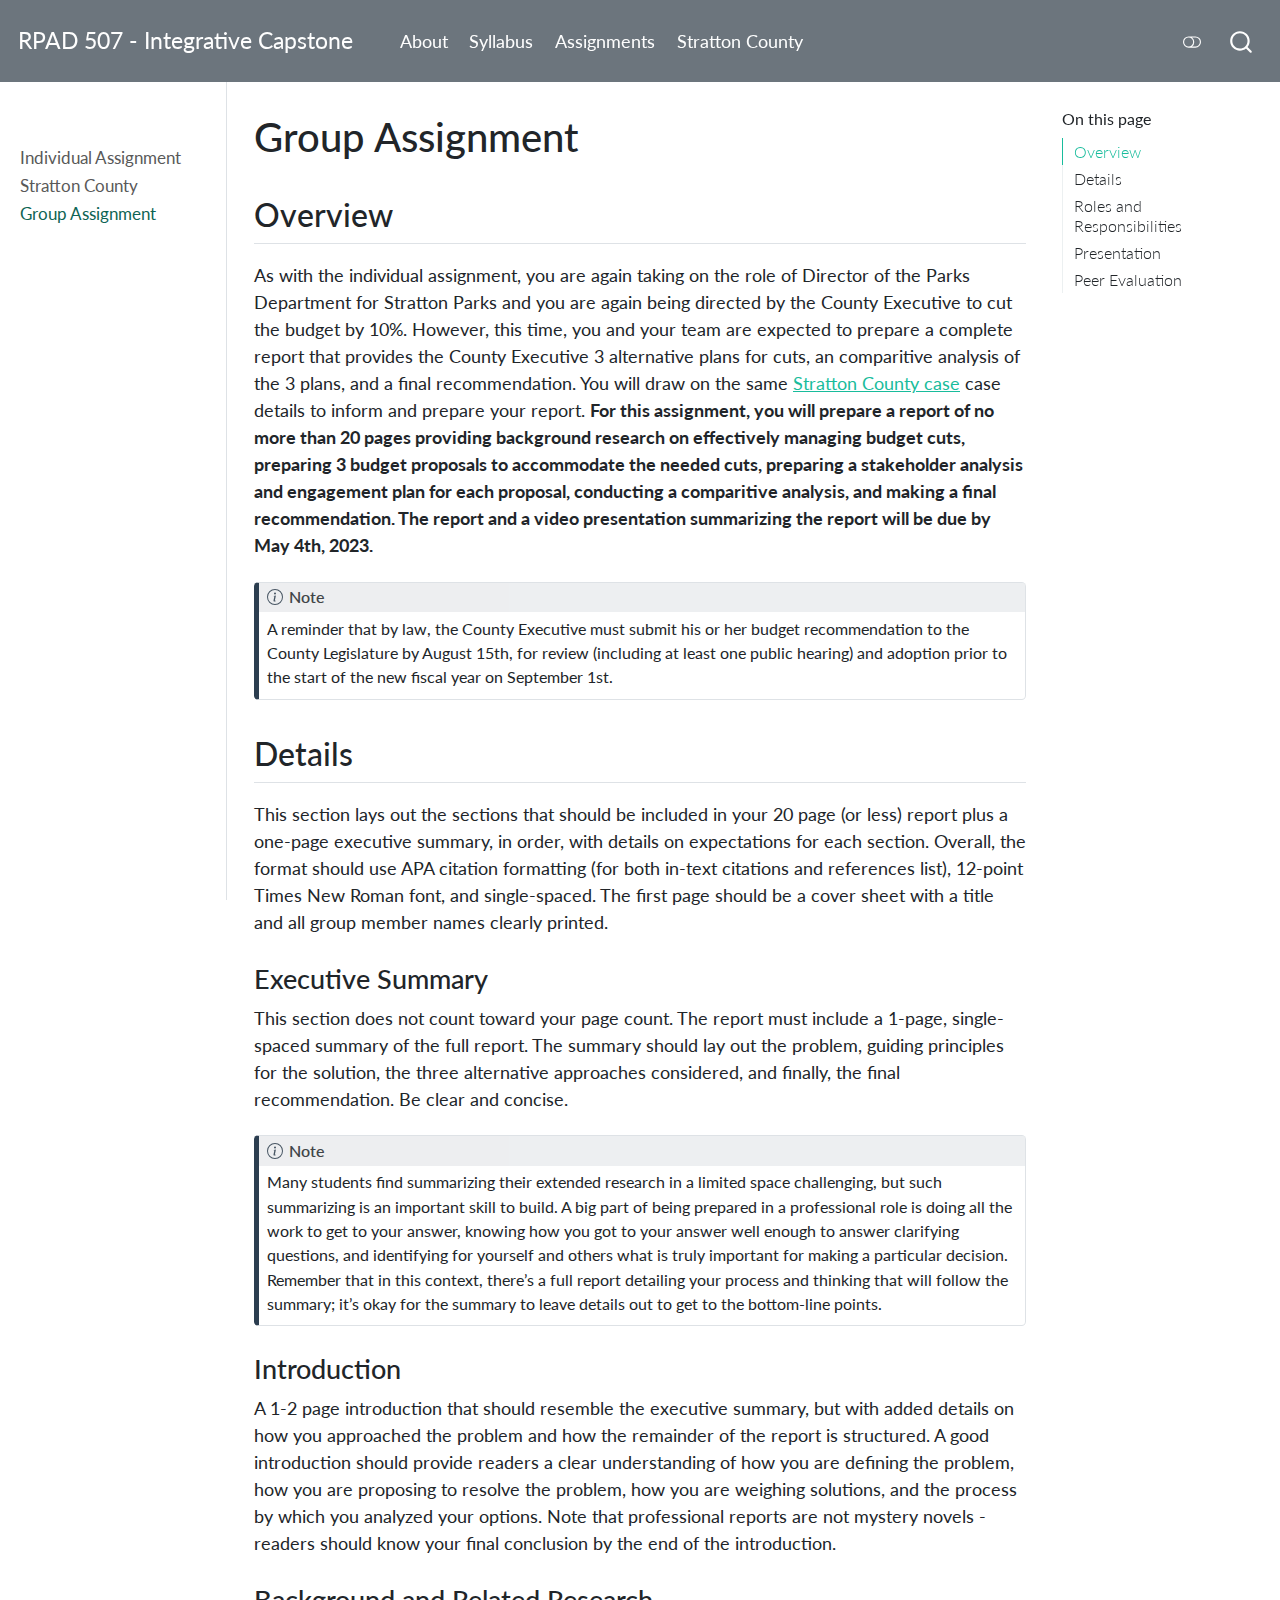
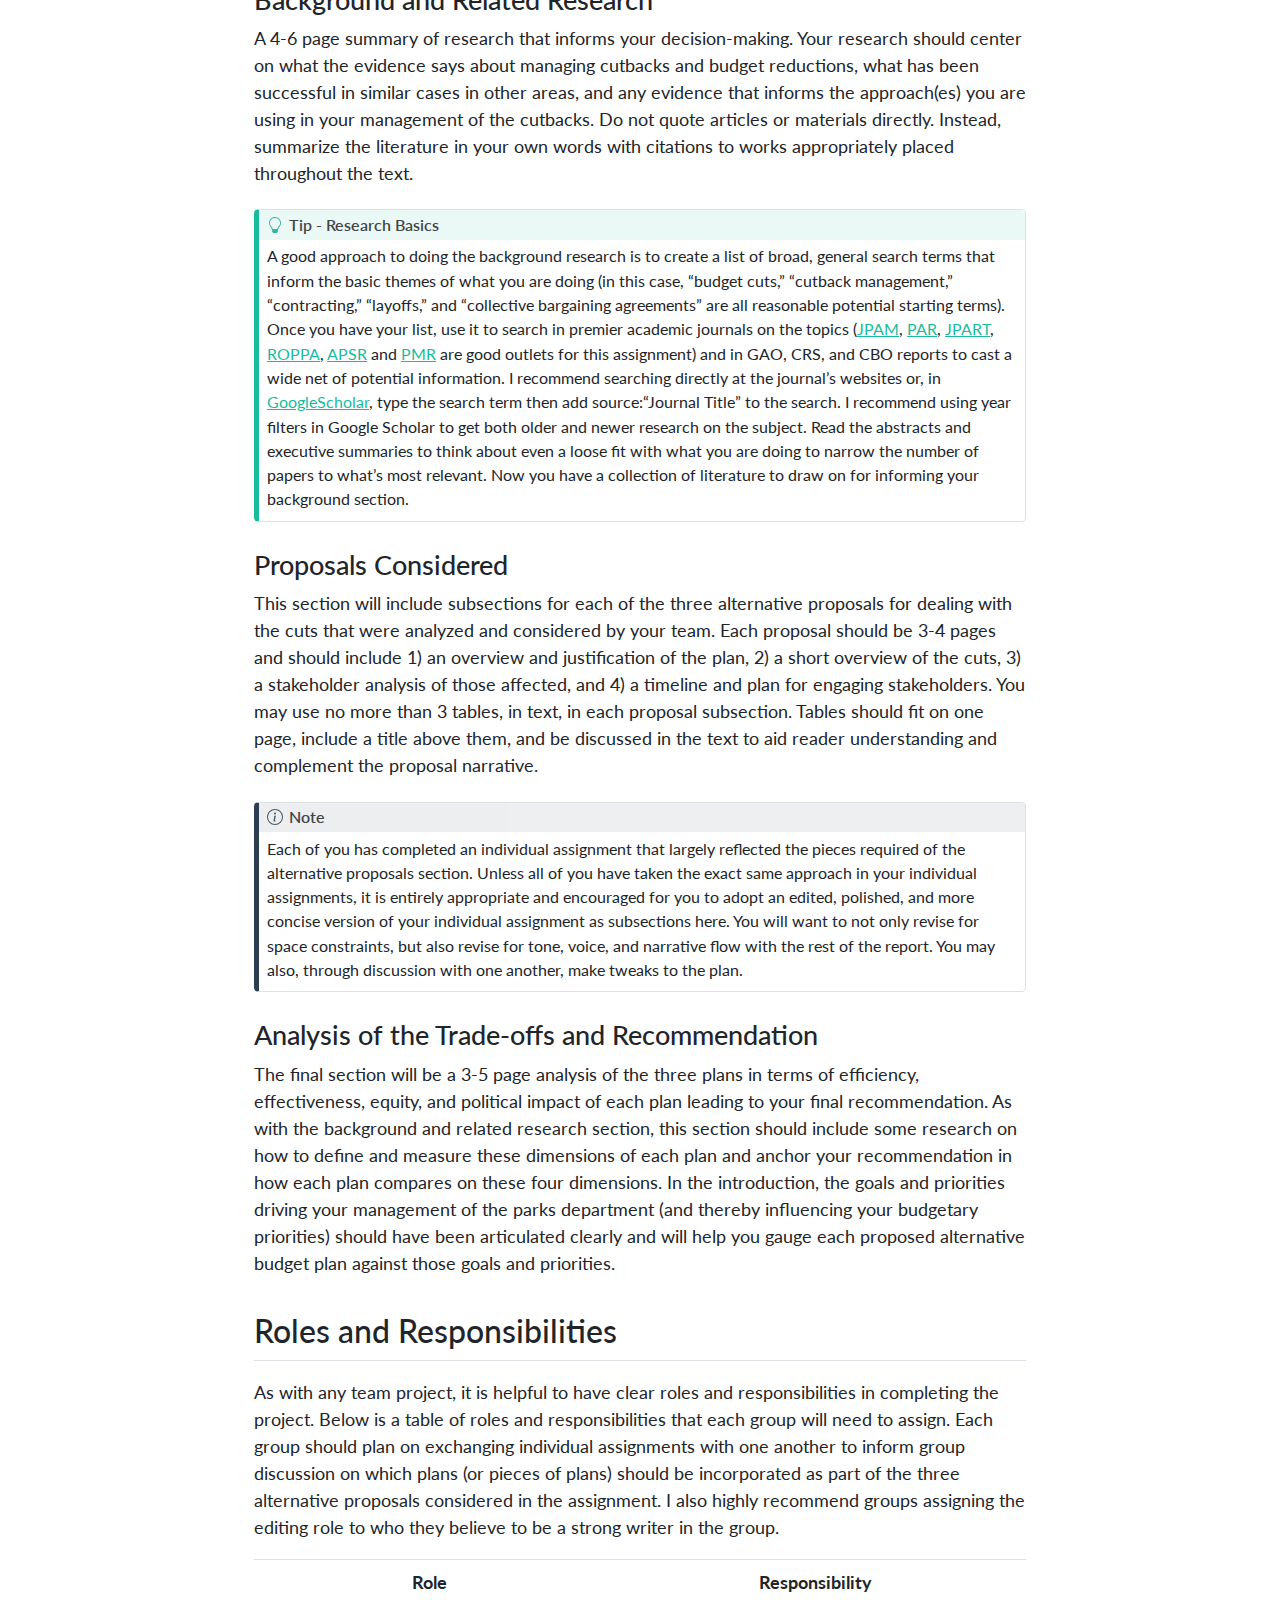
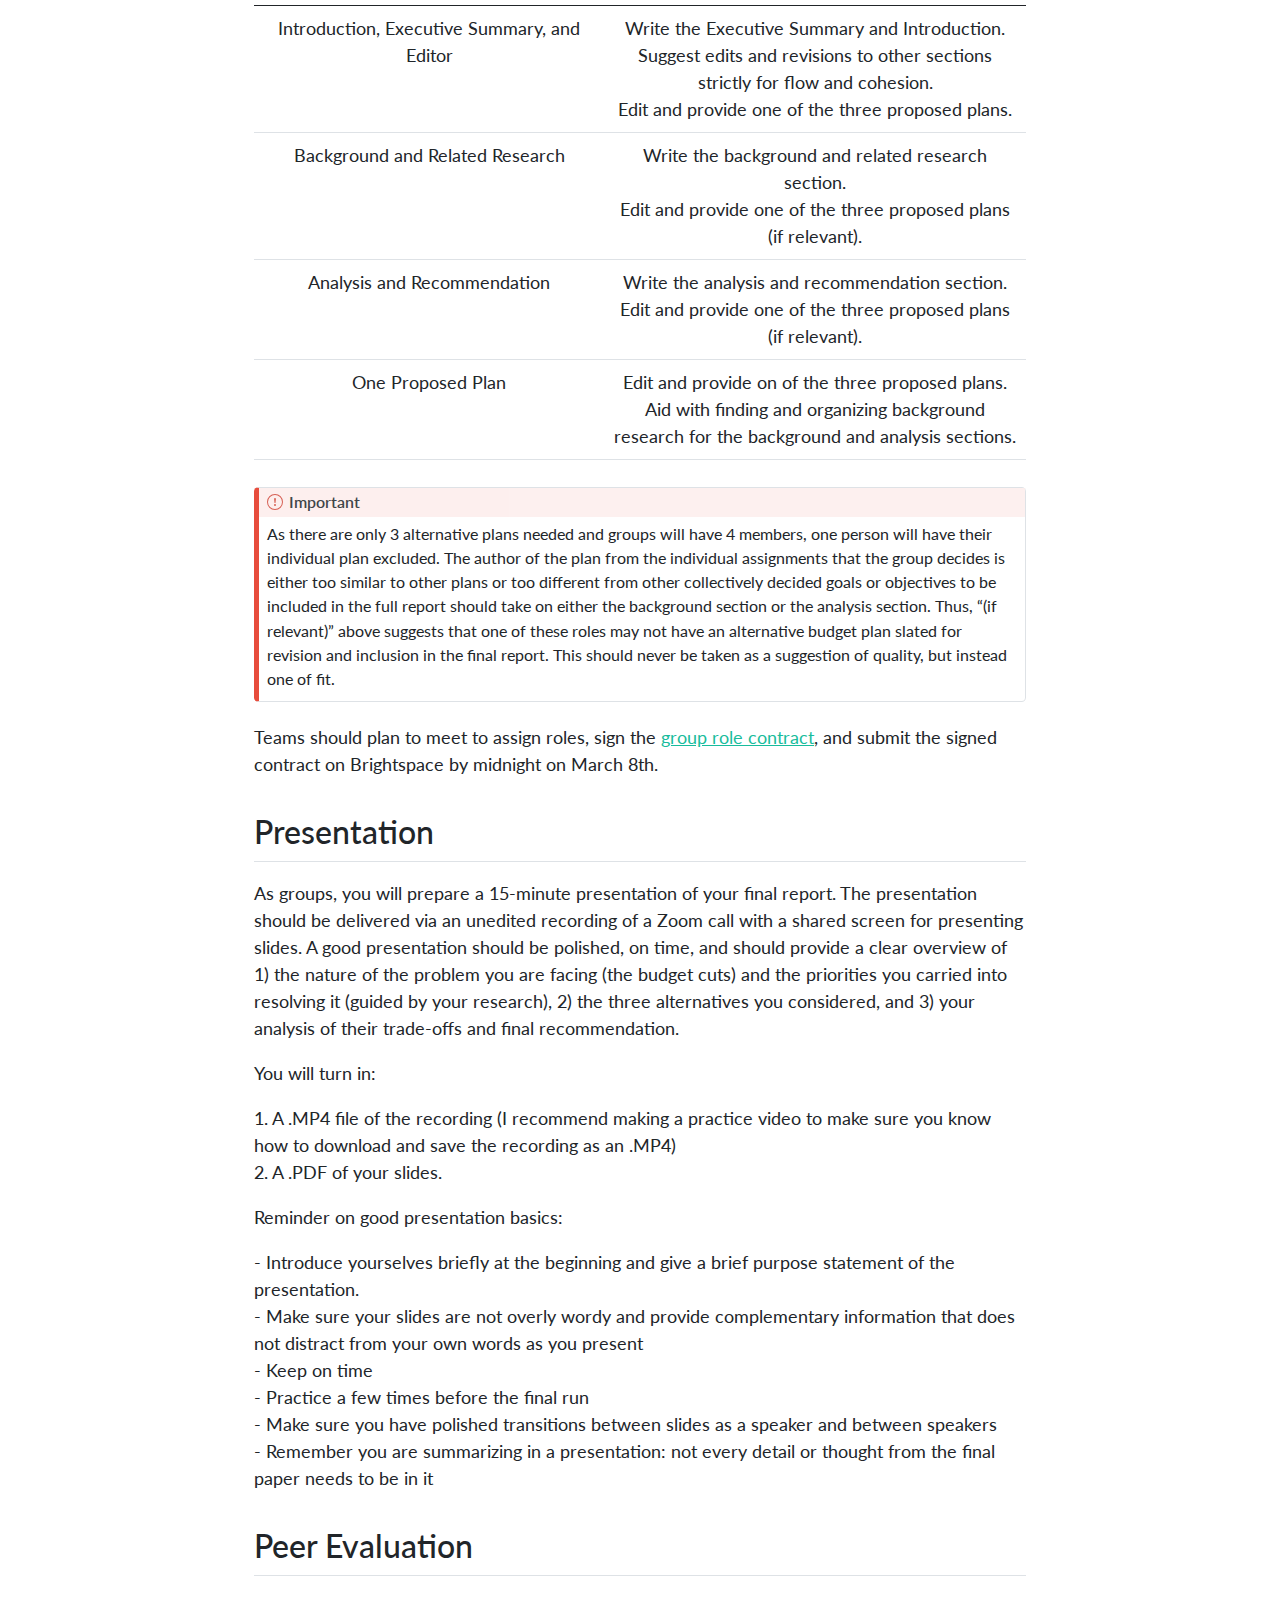
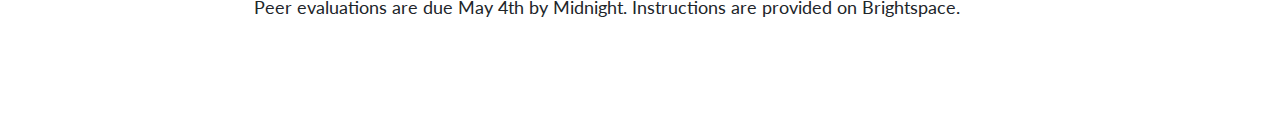
<file: docs/group.html>
<!DOCTYPE html>
<html xmlns="http://www.w3.org/1999/xhtml" lang="en" xml:lang="en"><head>

<meta charset="utf-8">
<meta name="generator" content="quarto-1.2.335">

<meta name="viewport" content="width=device-width, initial-scale=1.0, user-scalable=yes">


<title>RPAD 507 - Integrative Capstone - Group Assignment</title>
<style>
code{white-space: pre-wrap;}
span.smallcaps{font-variant: small-caps;}
div.columns{display: flex; gap: min(4vw, 1.5em);}
div.column{flex: auto; overflow-x: auto;}
div.hanging-indent{margin-left: 1.5em; text-indent: -1.5em;}
ul.task-list{list-style: none;}
ul.task-list li input[type="checkbox"] {
  width: 0.8em;
  margin: 0 0.8em 0.2em -1.6em;
  vertical-align: middle;
}
</style>


<script src="site_libs/quarto-nav/quarto-nav.js"></script>
<script src="site_libs/quarto-nav/headroom.min.js"></script>
<script src="site_libs/clipboard/clipboard.min.js"></script>
<script src="site_libs/quarto-search/autocomplete.umd.js"></script>
<script src="site_libs/quarto-search/fuse.min.js"></script>
<script src="site_libs/quarto-search/quarto-search.js"></script>
<meta name="quarto:offset" content="./">
<script src="site_libs/quarto-html/quarto.js"></script>
<script src="site_libs/quarto-html/popper.min.js"></script>
<script src="site_libs/quarto-html/tippy.umd.min.js"></script>
<script src="site_libs/quarto-html/anchor.min.js"></script>
<link href="site_libs/quarto-html/tippy.css" rel="stylesheet">
<link href="site_libs/quarto-html/quarto-syntax-highlighting.css" rel="stylesheet" class="quarto-color-scheme" id="quarto-text-highlighting-styles">
<link href="site_libs/quarto-html/quarto-syntax-highlighting-dark.css" rel="prefetch" class="quarto-color-scheme quarto-color-alternate" id="quarto-text-highlighting-styles">
<script src="site_libs/bootstrap/bootstrap.min.js"></script>
<link href="site_libs/bootstrap/bootstrap-icons.css" rel="stylesheet">
<link href="site_libs/bootstrap/bootstrap.min.css" rel="stylesheet" class="quarto-color-scheme" id="quarto-bootstrap" data-mode="light">
<link href="site_libs/bootstrap/bootstrap-dark.min.css" rel="prefetch" class="quarto-color-scheme quarto-color-alternate" id="quarto-bootstrap" data-mode="dark">
<script id="quarto-search-options" type="application/json">{
  "location": "navbar",
  "copy-button": false,
  "collapse-after": 3,
  "panel-placement": "end",
  "type": "overlay",
  "limit": 20,
  "language": {
    "search-no-results-text": "No results",
    "search-matching-documents-text": "matching documents",
    "search-copy-link-title": "Copy link to search",
    "search-hide-matches-text": "Hide additional matches",
    "search-more-match-text": "more match in this document",
    "search-more-matches-text": "more matches in this document",
    "search-clear-button-title": "Clear",
    "search-detached-cancel-button-title": "Cancel",
    "search-submit-button-title": "Submit"
  }
}</script>


<link rel="stylesheet" href="styles.css">
</head>

<body class="nav-sidebar docked nav-fixed">

<div id="quarto-search-results"></div>
  <header id="quarto-header" class="headroom fixed-top">
    <nav class="navbar navbar-expand-lg navbar-dark ">
      <div class="navbar-container container-fluid">
      <div class="navbar-brand-container">
    <a class="navbar-brand" href="./index.html">
    <span class="navbar-title">RPAD 507 - Integrative Capstone</span>
    </a>
  </div>
          <button class="navbar-toggler" type="button" data-bs-toggle="collapse" data-bs-target="#navbarCollapse" aria-controls="navbarCollapse" aria-expanded="false" aria-label="Toggle navigation" onclick="if (window.quartoToggleHeadroom) { window.quartoToggleHeadroom(); }">
  <span class="navbar-toggler-icon"></span>
</button>
          <div class="collapse navbar-collapse" id="navbarCollapse">
            <ul class="navbar-nav navbar-nav-scroll me-auto">
  <li class="nav-item">
    <a class="nav-link" href="./index.html">
 <span class="menu-text">About</span></a>
  </li>  
  <li class="nav-item">
    <a class="nav-link" href="./syllabus507.html">
 <span class="menu-text">Syllabus</span></a>
  </li>  
  <li class="nav-item">
    <a class="nav-link" href="./assignments.html">
 <span class="menu-text">Assignments</span></a>
  </li>  
  <li class="nav-item">
    <a class="nav-link active" href="./stratton.html" aria-current="page">
 <span class="menu-text">Stratton County</span></a>
  </li>  
</ul>
              <div class="quarto-toggle-container">
                  <a href="" class="quarto-color-scheme-toggle nav-link" onclick="window.quartoToggleColorScheme(); return false;" title="Toggle dark mode"><i class="bi"></i></a>
              </div>
              <div id="quarto-search" class="" title="Search"></div>
          </div> <!-- /navcollapse -->
      </div> <!-- /container-fluid -->
    </nav>
  <nav class="quarto-secondary-nav" data-bs-toggle="collapse" data-bs-target="#quarto-sidebar" aria-controls="quarto-sidebar" aria-expanded="false" aria-label="Toggle sidebar navigation" onclick="if (window.quartoToggleHeadroom) { window.quartoToggleHeadroom(); }">
    <div class="container-fluid d-flex justify-content-between">
      <h1 class="quarto-secondary-nav-title">Group Assignment</h1>
      <button type="button" class="quarto-btn-toggle btn" aria-label="Show secondary navigation">
        <i class="bi bi-chevron-right"></i>
      </button>
    </div>
  </nav>
</header>
<!-- content -->
<div id="quarto-content" class="quarto-container page-columns page-rows-contents page-layout-article page-navbar">
<!-- sidebar -->
  <nav id="quarto-sidebar" class="sidebar collapse sidebar-navigation docked overflow-auto">
      <div class="mt-2 flex-shrink-0 align-items-center">
        <div class="sidebar-search">
        <div id="quarto-search" class="" title="Search"></div>
        </div>
      </div>
    <div class="sidebar-menu-container"> 
    <ul class="list-unstyled mt-1">
        <li class="sidebar-item">
  <div class="sidebar-item-container"> 
  <a href="./individual.html" class="sidebar-item-text sidebar-link">Individual Assignment</a>
  </div>
</li>
        <li class="sidebar-item">
  <div class="sidebar-item-container"> 
  <a href="./stratton.html" class="sidebar-item-text sidebar-link">Stratton County</a>
  </div>
</li>
        <li class="sidebar-item">
  <div class="sidebar-item-container"> 
  <a href="./group.html" class="sidebar-item-text sidebar-link active">Group Assignment</a>
  </div>
</li>
    </ul>
    </div>
</nav>
<!-- margin-sidebar -->
    <div id="quarto-margin-sidebar" class="sidebar margin-sidebar">
        <nav id="TOC" role="doc-toc" class="toc-active">
    <h2 id="toc-title">On this page</h2>
   
  <ul>
  <li><a href="#overview" id="toc-overview" class="nav-link active" data-scroll-target="#overview">Overview</a></li>
  <li><a href="#details" id="toc-details" class="nav-link" data-scroll-target="#details">Details</a>
  <ul class="collapse">
  <li><a href="#executive-summary" id="toc-executive-summary" class="nav-link" data-scroll-target="#executive-summary">Executive Summary</a></li>
  <li><a href="#introduction" id="toc-introduction" class="nav-link" data-scroll-target="#introduction">Introduction</a></li>
  <li><a href="#background-and-related-research" id="toc-background-and-related-research" class="nav-link" data-scroll-target="#background-and-related-research">Background and Related Research</a></li>
  <li><a href="#proposals-considered" id="toc-proposals-considered" class="nav-link" data-scroll-target="#proposals-considered">Proposals Considered</a></li>
  <li><a href="#analysis-of-the-trade-offs-and-recommendation" id="toc-analysis-of-the-trade-offs-and-recommendation" class="nav-link" data-scroll-target="#analysis-of-the-trade-offs-and-recommendation">Analysis of the Trade-offs and Recommendation</a></li>
  </ul></li>
  <li><a href="#roles-and-responsibilities" id="toc-roles-and-responsibilities" class="nav-link" data-scroll-target="#roles-and-responsibilities">Roles and Responsibilities</a></li>
  <li><a href="#presentation" id="toc-presentation" class="nav-link" data-scroll-target="#presentation">Presentation</a></li>
  <li><a href="#peer-evaluation" id="toc-peer-evaluation" class="nav-link" data-scroll-target="#peer-evaluation">Peer Evaluation</a></li>
  </ul>
</nav>
    </div>
<!-- main -->
<main class="content" id="quarto-document-content">

<header id="title-block-header" class="quarto-title-block default">
<div class="quarto-title">
<h1 class="title d-none d-lg-block">Group Assignment</h1>
</div>



<div class="quarto-title-meta">

    
  
    
  </div>
  

</header>

<section id="overview" class="level2">
<h2 class="anchored" data-anchor-id="overview">Overview</h2>
<p>As with the individual assignment, you are again taking on the role of Director of the Parks Department for Stratton Parks and you are again being directed by the County Executive to cut the budget by 10%. However, this time, you and your team are expected to prepare a complete report that provides the County Executive 3 alternative plans for cuts, an comparitive analysis of the 3 plans, and a final recommendation. You will draw on the same <a href="./stratton.html">Stratton County case</a> case details to inform and prepare your report. <strong>For this assignment, you will prepare a report of no more than 20 pages providing background research on effectively managing budget cuts, preparing 3 budget proposals to accommodate the needed cuts, preparing a stakeholder analysis and engagement plan for each proposal, conducting a comparitive analysis, and making a final recommendation. The report and a video presentation summarizing the report will be due by May 4th, 2023.</strong></p>
<div class="callout-note callout callout-style-default callout-captioned">
<div class="callout-header d-flex align-content-center">
<div class="callout-icon-container">
<i class="callout-icon"></i>
</div>
<div class="callout-caption-container flex-fill">
Note
</div>
</div>
<div class="callout-body-container callout-body">
<p>A reminder that by law, the County Executive must submit his or her budget recommendation to the County Legislature by August 15th, for review (including at least one public hearing) and adoption prior to the start of the new fiscal year on September 1st.</p>
</div>
</div>
</section>
<section id="details" class="level2">
<h2 class="anchored" data-anchor-id="details">Details</h2>
<p>This section lays out the sections that should be included in your 20 page (or less) report plus a one-page executive summary, in order, with details on expectations for each section. Overall, the format should use APA citation formatting (for both in-text citations and references list), 12-point Times New Roman font, and single-spaced. The first page should be a cover sheet with a title and all group member names clearly printed.</p>
<section id="executive-summary" class="level3">
<h3 class="anchored" data-anchor-id="executive-summary">Executive Summary</h3>
<p>This section does not count toward your page count. The report must include a 1-page, single-spaced summary of the full report. The summary should lay out the problem, guiding principles for the solution, the three alternative approaches considered, and finally, the final recommendation. Be clear and concise.</p>
<div class="callout-note callout callout-style-default callout-captioned">
<div class="callout-header d-flex align-content-center">
<div class="callout-icon-container">
<i class="callout-icon"></i>
</div>
<div class="callout-caption-container flex-fill">
Note
</div>
</div>
<div class="callout-body-container callout-body">
<p>Many students find summarizing their extended research in a limited space challenging, but such summarizing is an important skill to build. A big part of being prepared in a professional role is doing all the work to get to your answer, knowing how you got to your answer well enough to answer clarifying questions, and identifying for yourself and others what is truly important for making a particular decision. Remember that in this context, there’s a full report detailing your process and thinking that will follow the summary; it’s okay for the summary to leave details out to get to the bottom-line points.</p>
</div>
</div>
</section>
<section id="introduction" class="level3">
<h3 class="anchored" data-anchor-id="introduction">Introduction</h3>
<p>A 1-2 page introduction that should resemble the executive summary, but with added details on how you approached the problem and how the remainder of the report is structured. A good introduction should provide readers a clear understanding of how you are defining the problem, how you are proposing to resolve the problem, how you are weighing solutions, and the process by which you analyzed your options. Note that professional reports are not mystery novels - readers should know your final conclusion by the end of the introduction.</p>
</section>
<section id="background-and-related-research" class="level3">
<h3 class="anchored" data-anchor-id="background-and-related-research">Background and Related Research</h3>
<p>A 4-6 page summary of research that informs your decision-making. Your research should center on what the evidence says about managing cutbacks and budget reductions, what has been successful in similar cases in other areas, and any evidence that informs the approach(es) you are using in your management of the cutbacks. Do not quote articles or materials directly. Instead, summarize the literature in your own words with citations to works appropriately placed throughout the text.</p>
<div class="callout-tip callout callout-style-default callout-captioned">
<div class="callout-header d-flex align-content-center">
<div class="callout-icon-container">
<i class="callout-icon"></i>
</div>
<div class="callout-caption-container flex-fill">
Tip - Research Basics
</div>
</div>
<div class="callout-body-container callout-body">
<p>A good approach to doing the background research is to create a list of broad, general search terms that inform the basic themes of what you are doing (in this case, “budget cuts,” “cutback management,” “contracting,” “layoffs,” and “collective bargaining agreements” are all reasonable potential starting terms). Once you have your list, use it to search in premier academic journals on the topics (<a href="https://onlinelibrary.wiley.com/journal/15206688">JPAM</a>, <a href="https://onlinelibrary.wiley.com/journal/15406210?utm_source=google&amp;utm_medium=paidsearch&amp;utm_campaign=R3MR425&amp;utm_content=SocBehavSci&amp;gclid=Cj0KCQiA0oagBhDHARIsAI-BbgdO4YOy7YBp0Ck17cN2y3dYHzVt3pWCPYXVXD6zBiT-22FbfgNekEkaAglEEALw_wcB">PAR</a>, <a href="https://academic.oup.com/jpart">JPART</a>, <a href="https://journals.sagepub.com/home/rop">ROPPA</a>, <a href="https://www.cambridge.org/core/journals/american-political-science-review">APSR</a> and <a href="https://www.tandfonline.com/journals/rpxm20">PMR</a> are good outlets for this assignment) and in GAO, CRS, and CBO reports to cast a wide net of potential information. I recommend searching directly at the journal’s websites or, in <a href="https://scholar.google.com">GoogleScholar</a>, type the search term then add source:“Journal Title” to the search. I recommend using year filters in Google Scholar to get both older and newer research on the subject. Read the abstracts and executive summaries to think about even a loose fit with what you are doing to narrow the number of papers to what’s most relevant. Now you have a collection of literature to draw on for informing your background section.</p>
</div>
</div>
</section>
<section id="proposals-considered" class="level3">
<h3 class="anchored" data-anchor-id="proposals-considered">Proposals Considered</h3>
<p>This section will include subsections for each of the three alternative proposals for dealing with the cuts that were analyzed and considered by your team. Each proposal should be 3-4 pages and should include 1) an overview and justification of the plan, 2) a short overview of the cuts, 3) a stakeholder analysis of those affected, and 4) a timeline and plan for engaging stakeholders. You may use no more than 3 tables, in text, in each proposal subsection. Tables should fit on one page, include a title above them, and be discussed in the text to aid reader understanding and complement the proposal narrative.</p>
<div class="callout-note callout callout-style-default callout-captioned">
<div class="callout-header d-flex align-content-center">
<div class="callout-icon-container">
<i class="callout-icon"></i>
</div>
<div class="callout-caption-container flex-fill">
Note
</div>
</div>
<div class="callout-body-container callout-body">
<p>Each of you has completed an individual assignment that largely reflected the pieces required of the alternative proposals section. Unless all of you have taken the exact same approach in your individual assignments, it is entirely appropriate and encouraged for you to adopt an edited, polished, and more concise version of your individual assignment as subsections here. You will want to not only revise for space constraints, but also revise for tone, voice, and narrative flow with the rest of the report. You may also, through discussion with one another, make tweaks to the plan.</p>
</div>
</div>
</section>
<section id="analysis-of-the-trade-offs-and-recommendation" class="level3">
<h3 class="anchored" data-anchor-id="analysis-of-the-trade-offs-and-recommendation">Analysis of the Trade-offs and Recommendation</h3>
<p>The final section will be a 3-5 page analysis of the three plans in terms of efficiency, effectiveness, equity, and political impact of each plan leading to your final recommendation. As with the background and related research section, this section should include some research on how to define and measure these dimensions of each plan and anchor your recommendation in how each plan compares on these four dimensions. In the introduction, the goals and priorities driving your management of the parks department (and thereby influencing your budgetary priorities) should have been articulated clearly and will help you gauge each proposed alternative budget plan against those goals and priorities.</p>
</section>
</section>
<section id="roles-and-responsibilities" class="level2">
<h2 class="anchored" data-anchor-id="roles-and-responsibilities">Roles and Responsibilities</h2>
<p>As with any team project, it is helpful to have clear roles and responsibilities in completing the project. Below is a table of roles and responsibilities that each group will need to assign. Each group should plan on exchanging individual assignments with one another to inform group discussion on which plans (or pieces of plans) should be incorporated as part of the three alternative proposals considered in the assignment. I also highly recommend groups assigning the editing role to who they believe to be a strong writer in the group.</p>
<table class="table">
<colgroup>
<col style="width: 45%">
<col style="width: 54%">
</colgroup>
<thead>
<tr class="header">
<th style="text-align: center;">Role</th>
<th style="text-align: center;">Responsibility</th>
</tr>
</thead>
<tbody>
<tr class="odd">
<td style="text-align: center;">Introduction, Executive Summary, and Editor</td>
<td style="text-align: center;">Write the Executive Summary and Introduction. <br> Suggest edits and revisions to other sections strictly for flow and cohesion. <br> Edit and provide one of the three proposed plans.</td>
</tr>
<tr class="even">
<td style="text-align: center;">Background and Related Research</td>
<td style="text-align: center;">Write the background and related research section. <br> Edit and provide one of the three proposed plans (if relevant).</td>
</tr>
<tr class="odd">
<td style="text-align: center;">Analysis and Recommendation</td>
<td style="text-align: center;">Write the analysis and recommendation section. <br> Edit and provide one of the three proposed plans (if relevant).</td>
</tr>
<tr class="even">
<td style="text-align: center;">One Proposed Plan</td>
<td style="text-align: center;">Edit and provide on of the three proposed plans. <br> Aid with finding and organizing background research for the background and analysis sections.</td>
</tr>
</tbody>
</table>
<div class="callout-important callout callout-style-default callout-captioned">
<div class="callout-header d-flex align-content-center">
<div class="callout-icon-container">
<i class="callout-icon"></i>
</div>
<div class="callout-caption-container flex-fill">
Important
</div>
</div>
<div class="callout-body-container callout-body">
<p>As there are only 3 alternative plans needed and groups will have 4 members, one person will have their individual plan excluded. The author of the plan from the individual assignments that the group decides is either too similar to other plans or too different from other collectively decided goals or objectives to be included in the full report should take on either the background section or the analysis section. Thus, “(if relevant)” above suggests that one of these roles may not have an alternative budget plan slated for revision and inclusion in the final report. This should never be taken as a suggestion of quality, but instead one of fit.</p>
</div>
</div>
<p>Teams should plan to meet to assign roles, sign the <a href="contract.pdf">group role contract</a>, and submit the signed contract on Brightspace by midnight on March 8th.</p>
</section>
<section id="presentation" class="level2">
<h2 class="anchored" data-anchor-id="presentation">Presentation</h2>
<p>As groups, you will prepare a 15-minute presentation of your final report. The presentation should be delivered via an unedited recording of a Zoom call with a shared screen for presenting slides. A good presentation should be polished, on time, and should provide a clear overview of 1) the nature of the problem you are facing (the budget cuts) and the priorities you carried into resolving it (guided by your research), 2) the three alternatives you considered, and 3) your analysis of their trade-offs and final recommendation.</p>
<p>You will turn in:</p>
<p>1. A .MP4 file of the recording (I recommend making a practice video to make sure you know how to download and save the recording as an .MP4)<br>
2. A .PDF of your slides.</p>
<p>Reminder on good presentation basics:</p>
<p>- Introduce yourselves briefly at the beginning and give a brief purpose statement of the presentation.<br>
- Make sure your slides are not overly wordy and provide complementary information that does not distract from your own words as you present<br>
- Keep on time<br>
- Practice a few times before the final run<br>
- Make sure you have polished transitions between slides as a speaker and between speakers<br>
- Remember you are summarizing in a presentation: not every detail or thought from the final paper needs to be in it</p>
</section>
<section id="peer-evaluation" class="level2">
<h2 class="anchored" data-anchor-id="peer-evaluation">Peer Evaluation</h2>
<p>Peer evaluations are due May 4th by Midnight. Instructions are provided on Brightspace.</p>


</section>

</main> <!-- /main -->
<script id="quarto-html-after-body" type="application/javascript">
window.document.addEventListener("DOMContentLoaded", function (event) {
  const toggleBodyColorMode = (bsSheetEl) => {
    const mode = bsSheetEl.getAttribute("data-mode");
    const bodyEl = window.document.querySelector("body");
    if (mode === "dark") {
      bodyEl.classList.add("quarto-dark");
      bodyEl.classList.remove("quarto-light");
    } else {
      bodyEl.classList.add("quarto-light");
      bodyEl.classList.remove("quarto-dark");
    }
  }
  const toggleBodyColorPrimary = () => {
    const bsSheetEl = window.document.querySelector("link#quarto-bootstrap");
    if (bsSheetEl) {
      toggleBodyColorMode(bsSheetEl);
    }
  }
  toggleBodyColorPrimary();  
  const disableStylesheet = (stylesheets) => {
    for (let i=0; i < stylesheets.length; i++) {
      const stylesheet = stylesheets[i];
      stylesheet.rel = 'prefetch';
    }
  }
  const enableStylesheet = (stylesheets) => {
    for (let i=0; i < stylesheets.length; i++) {
      const stylesheet = stylesheets[i];
      stylesheet.rel = 'stylesheet';
    }
  }
  const manageTransitions = (selector, allowTransitions) => {
    const els = window.document.querySelectorAll(selector);
    for (let i=0; i < els.length; i++) {
      const el = els[i];
      if (allowTransitions) {
        el.classList.remove('notransition');
      } else {
        el.classList.add('notransition');
      }
    }
  }
  const toggleColorMode = (alternate) => {
    // Switch the stylesheets
    const alternateStylesheets = window.document.querySelectorAll('link.quarto-color-scheme.quarto-color-alternate');
    manageTransitions('#quarto-margin-sidebar .nav-link', false);
    if (alternate) {
      enableStylesheet(alternateStylesheets);
      for (const sheetNode of alternateStylesheets) {
        if (sheetNode.id === "quarto-bootstrap") {
          toggleBodyColorMode(sheetNode);
        }
      }
    } else {
      disableStylesheet(alternateStylesheets);
      toggleBodyColorPrimary();
    }
    manageTransitions('#quarto-margin-sidebar .nav-link', true);
    // Switch the toggles
    const toggles = window.document.querySelectorAll('.quarto-color-scheme-toggle');
    for (let i=0; i < toggles.length; i++) {
      const toggle = toggles[i];
      if (toggle) {
        if (alternate) {
          toggle.classList.add("alternate");     
        } else {
          toggle.classList.remove("alternate");
        }
      }
    }
    // Hack to workaround the fact that safari doesn't
    // properly recolor the scrollbar when toggling (#1455)
    if (navigator.userAgent.indexOf('Safari') > 0 && navigator.userAgent.indexOf('Chrome') == -1) {
      manageTransitions("body", false);
      window.scrollTo(0, 1);
      setTimeout(() => {
        window.scrollTo(0, 0);
        manageTransitions("body", true);
      }, 40);  
    }
  }
  const isFileUrl = () => { 
    return window.location.protocol === 'file:';
  }
  const hasAlternateSentinel = () => {  
    let styleSentinel = getColorSchemeSentinel();
    if (styleSentinel !== null) {
      return styleSentinel === "alternate";
    } else {
      return false;
    }
  }
  const setStyleSentinel = (alternate) => {
    const value = alternate ? "alternate" : "default";
    if (!isFileUrl()) {
      window.localStorage.setItem("quarto-color-scheme", value);
    } else {
      localAlternateSentinel = value;
    }
  }
  const getColorSchemeSentinel = () => {
    if (!isFileUrl()) {
      const storageValue = window.localStorage.getItem("quarto-color-scheme");
      return storageValue != null ? storageValue : localAlternateSentinel;
    } else {
      return localAlternateSentinel;
    }
  }
  let localAlternateSentinel = 'default';
  // Dark / light mode switch
  window.quartoToggleColorScheme = () => {
    // Read the current dark / light value 
    let toAlternate = !hasAlternateSentinel();
    toggleColorMode(toAlternate);
    setStyleSentinel(toAlternate);
  };
  // Ensure there is a toggle, if there isn't float one in the top right
  if (window.document.querySelector('.quarto-color-scheme-toggle') === null) {
    const a = window.document.createElement('a');
    a.classList.add('top-right');
    a.classList.add('quarto-color-scheme-toggle');
    a.href = "";
    a.onclick = function() { try { window.quartoToggleColorScheme(); } catch {} return false; };
    const i = window.document.createElement("i");
    i.classList.add('bi');
    a.appendChild(i);
    window.document.body.appendChild(a);
  }
  // Switch to dark mode if need be
  if (hasAlternateSentinel()) {
    toggleColorMode(true);
  } else {
    toggleColorMode(false);
  }
  const icon = "";
  const anchorJS = new window.AnchorJS();
  anchorJS.options = {
    placement: 'right',
    icon: icon
  };
  anchorJS.add('.anchored');
  const clipboard = new window.ClipboardJS('.code-copy-button', {
    target: function(trigger) {
      return trigger.previousElementSibling;
    }
  });
  clipboard.on('success', function(e) {
    // button target
    const button = e.trigger;
    // don't keep focus
    button.blur();
    // flash "checked"
    button.classList.add('code-copy-button-checked');
    var currentTitle = button.getAttribute("title");
    button.setAttribute("title", "Copied!");
    let tooltip;
    if (window.bootstrap) {
      button.setAttribute("data-bs-toggle", "tooltip");
      button.setAttribute("data-bs-placement", "left");
      button.setAttribute("data-bs-title", "Copied!");
      tooltip = new bootstrap.Tooltip(button, 
        { trigger: "manual", 
          customClass: "code-copy-button-tooltip",
          offset: [0, -8]});
      tooltip.show();    
    }
    setTimeout(function() {
      if (tooltip) {
        tooltip.hide();
        button.removeAttribute("data-bs-title");
        button.removeAttribute("data-bs-toggle");
        button.removeAttribute("data-bs-placement");
      }
      button.setAttribute("title", currentTitle);
      button.classList.remove('code-copy-button-checked');
    }, 1000);
    // clear code selection
    e.clearSelection();
  });
  function tippyHover(el, contentFn) {
    const config = {
      allowHTML: true,
      content: contentFn,
      maxWidth: 500,
      delay: 100,
      arrow: false,
      appendTo: function(el) {
          return el.parentElement;
      },
      interactive: true,
      interactiveBorder: 10,
      theme: 'quarto',
      placement: 'bottom-start'
    };
    window.tippy(el, config); 
  }
  const noterefs = window.document.querySelectorAll('a[role="doc-noteref"]');
  for (var i=0; i<noterefs.length; i++) {
    const ref = noterefs[i];
    tippyHover(ref, function() {
      // use id or data attribute instead here
      let href = ref.getAttribute('data-footnote-href') || ref.getAttribute('href');
      try { href = new URL(href).hash; } catch {}
      const id = href.replace(/^#\/?/, "");
      const note = window.document.getElementById(id);
      return note.innerHTML;
    });
  }
  const findCites = (el) => {
    const parentEl = el.parentElement;
    if (parentEl) {
      const cites = parentEl.dataset.cites;
      if (cites) {
        return {
          el,
          cites: cites.split(' ')
        };
      } else {
        return findCites(el.parentElement)
      }
    } else {
      return undefined;
    }
  };
  var bibliorefs = window.document.querySelectorAll('a[role="doc-biblioref"]');
  for (var i=0; i<bibliorefs.length; i++) {
    const ref = bibliorefs[i];
    const citeInfo = findCites(ref);
    if (citeInfo) {
      tippyHover(citeInfo.el, function() {
        var popup = window.document.createElement('div');
        citeInfo.cites.forEach(function(cite) {
          var citeDiv = window.document.createElement('div');
          citeDiv.classList.add('hanging-indent');
          citeDiv.classList.add('csl-entry');
          var biblioDiv = window.document.getElementById('ref-' + cite);
          if (biblioDiv) {
            citeDiv.innerHTML = biblioDiv.innerHTML;
          }
          popup.appendChild(citeDiv);
        });
        return popup.innerHTML;
      });
    }
  }
});
</script>
</div> <!-- /content -->



</body></html>
</file>
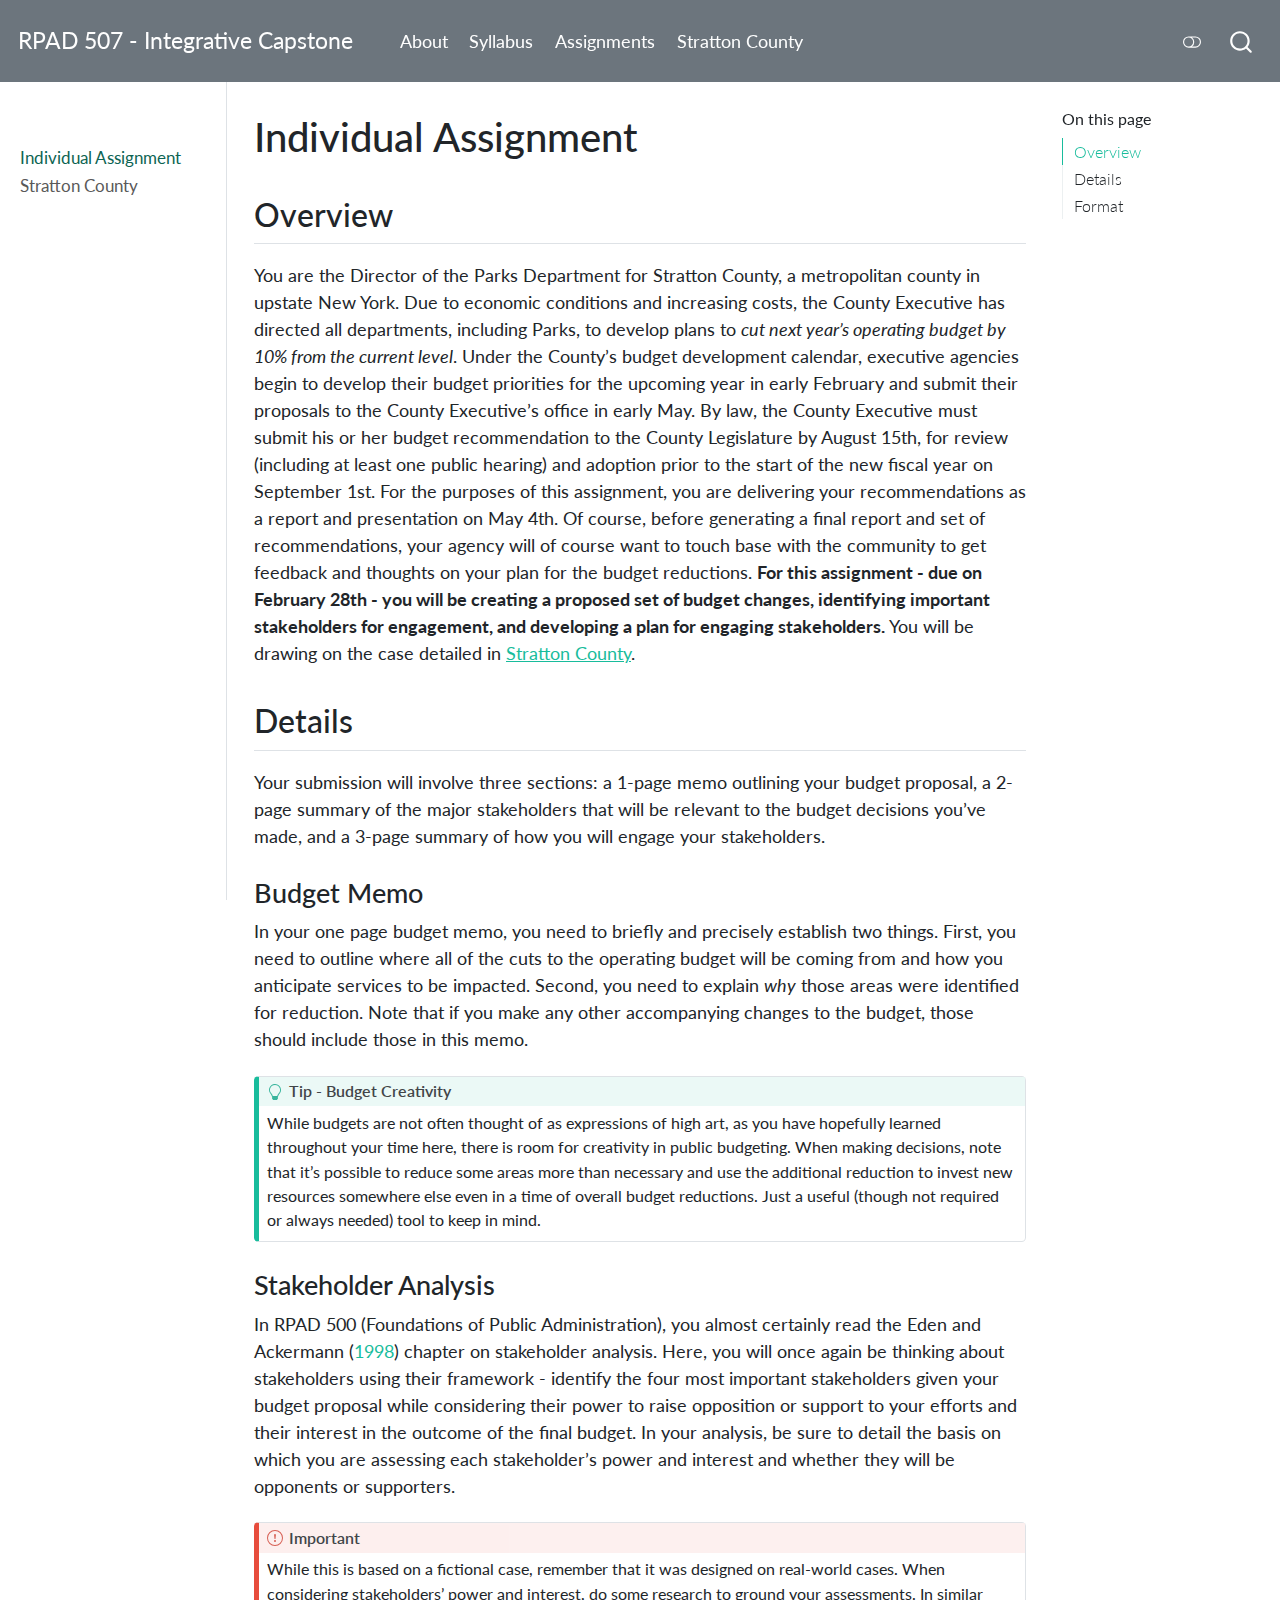
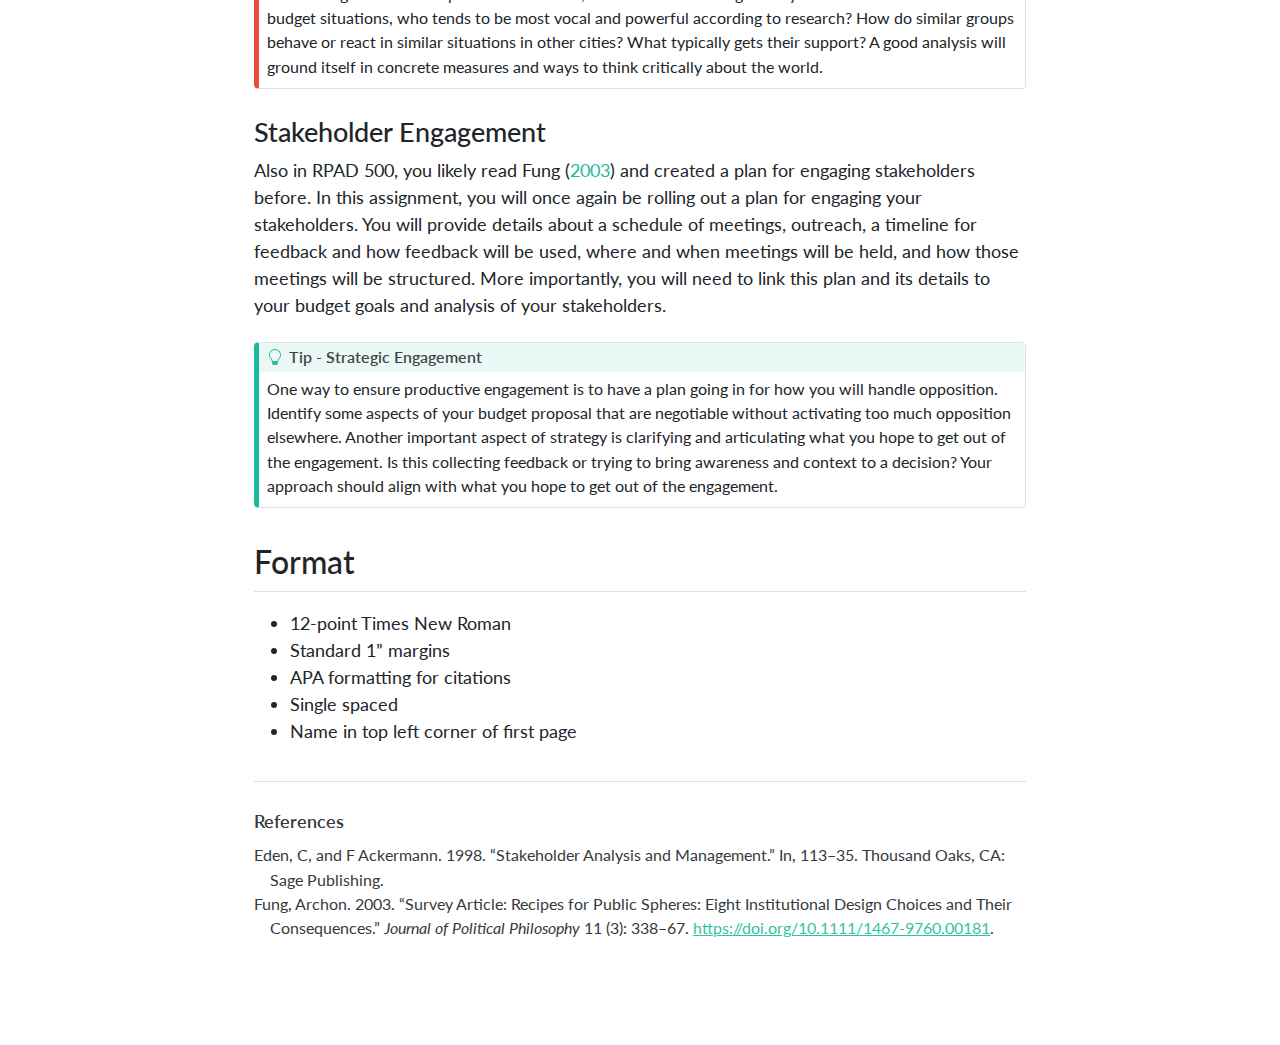
<file: docs/individual.html>
<!DOCTYPE html>
<html xmlns="http://www.w3.org/1999/xhtml" lang="en" xml:lang="en"><head>

<meta charset="utf-8">
<meta name="generator" content="quarto-1.2.269">

<meta name="viewport" content="width=device-width, initial-scale=1.0, user-scalable=yes">


<title>RPAD 507 - Integrative Capstone - Individual Assignment</title>
<style>
code{white-space: pre-wrap;}
span.smallcaps{font-variant: small-caps;}
div.columns{display: flex; gap: min(4vw, 1.5em);}
div.column{flex: auto; overflow-x: auto;}
div.hanging-indent{margin-left: 1.5em; text-indent: -1.5em;}
ul.task-list{list-style: none;}
ul.task-list li input[type="checkbox"] {
  width: 0.8em;
  margin: 0 0.8em 0.2em -1.6em;
  vertical-align: middle;
}
div.csl-bib-body { }
div.csl-entry {
  clear: both;
}
.hanging div.csl-entry {
  margin-left:2em;
  text-indent:-2em;
}
div.csl-left-margin {
  min-width:2em;
  float:left;
}
div.csl-right-inline {
  margin-left:2em;
  padding-left:1em;
}
div.csl-indent {
  margin-left: 2em;
}
</style>


<script src="site_libs/quarto-nav/quarto-nav.js"></script>
<script src="site_libs/quarto-nav/headroom.min.js"></script>
<script src="site_libs/clipboard/clipboard.min.js"></script>
<script src="site_libs/quarto-search/autocomplete.umd.js"></script>
<script src="site_libs/quarto-search/fuse.min.js"></script>
<script src="site_libs/quarto-search/quarto-search.js"></script>
<meta name="quarto:offset" content="./">
<script src="site_libs/quarto-html/quarto.js"></script>
<script src="site_libs/quarto-html/popper.min.js"></script>
<script src="site_libs/quarto-html/tippy.umd.min.js"></script>
<script src="site_libs/quarto-html/anchor.min.js"></script>
<link href="site_libs/quarto-html/tippy.css" rel="stylesheet">
<link href="site_libs/quarto-html/quarto-syntax-highlighting.css" rel="stylesheet" class="quarto-color-scheme" id="quarto-text-highlighting-styles">
<link href="site_libs/quarto-html/quarto-syntax-highlighting-dark.css" rel="prefetch" class="quarto-color-scheme quarto-color-alternate" id="quarto-text-highlighting-styles">
<script src="site_libs/bootstrap/bootstrap.min.js"></script>
<link href="site_libs/bootstrap/bootstrap-icons.css" rel="stylesheet">
<link href="site_libs/bootstrap/bootstrap.min.css" rel="stylesheet" class="quarto-color-scheme" id="quarto-bootstrap" data-mode="light">
<link href="site_libs/bootstrap/bootstrap-dark.min.css" rel="prefetch" class="quarto-color-scheme quarto-color-alternate" id="quarto-bootstrap" data-mode="dark">
<script id="quarto-search-options" type="application/json">{
  "location": "navbar",
  "copy-button": false,
  "collapse-after": 3,
  "panel-placement": "end",
  "type": "overlay",
  "limit": 20,
  "language": {
    "search-no-results-text": "No results",
    "search-matching-documents-text": "matching documents",
    "search-copy-link-title": "Copy link to search",
    "search-hide-matches-text": "Hide additional matches",
    "search-more-match-text": "more match in this document",
    "search-more-matches-text": "more matches in this document",
    "search-clear-button-title": "Clear",
    "search-detached-cancel-button-title": "Cancel",
    "search-submit-button-title": "Submit"
  }
}</script>


<link rel="stylesheet" href="styles.css">
</head>

<body class="nav-sidebar docked nav-fixed">

<div id="quarto-search-results"></div>
  <header id="quarto-header" class="headroom fixed-top">
    <nav class="navbar navbar-expand-lg navbar-dark ">
      <div class="navbar-container container-fluid">
      <div class="navbar-brand-container">
    <a class="navbar-brand" href="./index.html">
    <span class="navbar-title">RPAD 507 - Integrative Capstone</span>
    </a>
  </div>
          <button class="navbar-toggler" type="button" data-bs-toggle="collapse" data-bs-target="#navbarCollapse" aria-controls="navbarCollapse" aria-expanded="false" aria-label="Toggle navigation" onclick="if (window.quartoToggleHeadroom) { window.quartoToggleHeadroom(); }">
  <span class="navbar-toggler-icon"></span>
</button>
          <div class="collapse navbar-collapse" id="navbarCollapse">
            <ul class="navbar-nav navbar-nav-scroll me-auto">
  <li class="nav-item">
    <a class="nav-link" href="./index.html">
 <span class="menu-text">About</span></a>
  </li>  
  <li class="nav-item">
    <a class="nav-link" href="./syllabus507.html">
 <span class="menu-text">Syllabus</span></a>
  </li>  
  <li class="nav-item">
    <a class="nav-link" href="./assignments.html">
 <span class="menu-text">Assignments</span></a>
  </li>  
  <li class="nav-item">
    <a class="nav-link active" href="./stratton.html" aria-current="page">
 <span class="menu-text">Stratton County</span></a>
  </li>  
</ul>
              <div class="quarto-toggle-container">
                  <a href="" class="quarto-color-scheme-toggle nav-link" onclick="window.quartoToggleColorScheme(); return false;" title="Toggle dark mode"><i class="bi"></i></a>
              </div>
              <div id="quarto-search" class="" title="Search"></div>
          </div> <!-- /navcollapse -->
      </div> <!-- /container-fluid -->
    </nav>
  <nav class="quarto-secondary-nav" data-bs-toggle="collapse" data-bs-target="#quarto-sidebar" aria-controls="quarto-sidebar" aria-expanded="false" aria-label="Toggle sidebar navigation" onclick="if (window.quartoToggleHeadroom) { window.quartoToggleHeadroom(); }">
    <div class="container-fluid d-flex justify-content-between">
      <h1 class="quarto-secondary-nav-title">Individual Assignment</h1>
      <button type="button" class="quarto-btn-toggle btn" aria-label="Show secondary navigation">
        <i class="bi bi-chevron-right"></i>
      </button>
    </div>
  </nav>
</header>
<!-- content -->
<div id="quarto-content" class="quarto-container page-columns page-rows-contents page-layout-article page-navbar">
<!-- sidebar -->
  <nav id="quarto-sidebar" class="sidebar collapse sidebar-navigation docked overflow-auto">
      <div class="mt-2 flex-shrink-0 align-items-center">
        <div class="sidebar-search">
        <div id="quarto-search" class="" title="Search"></div>
        </div>
      </div>
    <div class="sidebar-menu-container"> 
    <ul class="list-unstyled mt-1">
        <li class="sidebar-item">
  <div class="sidebar-item-container"> 
  <a href="./individual.html" class="sidebar-item-text sidebar-link active">Individual Assignment</a>
  </div>
</li>
        <li class="sidebar-item">
  <div class="sidebar-item-container"> 
  <a href="./stratton.html" class="sidebar-item-text sidebar-link">Stratton County</a>
  </div>
</li>
    </ul>
    </div>
</nav>
<!-- margin-sidebar -->
    <div id="quarto-margin-sidebar" class="sidebar margin-sidebar">
        <nav id="TOC" role="doc-toc" class="toc-active">
    <h2 id="toc-title">On this page</h2>
   
  <ul>
  <li><a href="#overview" id="toc-overview" class="nav-link active" data-scroll-target="#overview">Overview</a></li>
  <li><a href="#details" id="toc-details" class="nav-link" data-scroll-target="#details">Details</a>
  <ul class="collapse">
  <li><a href="#budget-memo" id="toc-budget-memo" class="nav-link" data-scroll-target="#budget-memo">Budget Memo</a></li>
  <li><a href="#stakeholder-analysis" id="toc-stakeholder-analysis" class="nav-link" data-scroll-target="#stakeholder-analysis">Stakeholder Analysis</a></li>
  <li><a href="#stakeholder-engagement" id="toc-stakeholder-engagement" class="nav-link" data-scroll-target="#stakeholder-engagement">Stakeholder Engagement</a></li>
  </ul></li>
  <li><a href="#format" id="toc-format" class="nav-link" data-scroll-target="#format">Format</a></li>
  </ul>
</nav>
    </div>
<!-- main -->
<main class="content" id="quarto-document-content">

<header id="title-block-header" class="quarto-title-block default">
<div class="quarto-title">
<h1 class="title d-none d-lg-block">Individual Assignment</h1>
</div>



<div class="quarto-title-meta">

    
  
    
  </div>
  

</header>

<section id="overview" class="level2">
<h2 class="anchored" data-anchor-id="overview">Overview</h2>
<p>You are the Director of the Parks Department for Stratton County, a metropolitan county in upstate New York. Due to economic conditions and increasing costs, the County Executive has directed all departments, including Parks, to develop plans to <em>cut next year’s operating budget by 10% from the current level</em>. Under the County’s budget development calendar, executive agencies begin to develop their budget priorities for the upcoming year in early February and submit their proposals to the County Executive’s office in early May. By law, the County Executive must submit his or her budget recommendation to the County Legislature by August 15th, for review (including at least one public hearing) and adoption prior to the start of the new fiscal year on September 1st. For the purposes of this assignment, you are delivering your recommendations as a report and presentation on May 4th. Of course, before generating a final report and set of recommendations, your agency will of course want to touch base with the community to get feedback and thoughts on your plan for the budget reductions. <strong>For this assignment - due on February 28th - you will be creating a proposed set of budget changes, identifying important stakeholders for engagement, and developing a plan for engaging stakeholders.</strong> You will be drawing on the case detailed in <a href="./stratton.html">Stratton County</a>.</p>
</section>
<section id="details" class="level2">
<h2 class="anchored" data-anchor-id="details">Details</h2>
<p>Your submission will involve three sections: a 1-page memo outlining your budget proposal, a 2-page summary of the major stakeholders that will be relevant to the budget decisions you’ve made, and a 3-page summary of how you will engage your stakeholders.</p>
<section id="budget-memo" class="level3">
<h3 class="anchored" data-anchor-id="budget-memo">Budget Memo</h3>
<p>In your one page budget memo, you need to briefly and precisely establish two things. First, you need to outline where all of the cuts to the operating budget will be coming from and how you anticipate services to be impacted. Second, you need to explain <em>why</em> those areas were identified for reduction. Note that if you make any other accompanying changes to the budget, those should include those in this memo.</p>
<div class="callout-tip callout callout-style-default callout-captioned">
<div class="callout-header d-flex align-content-center">
<div class="callout-icon-container">
<i class="callout-icon"></i>
</div>
<div class="callout-caption-container flex-fill">
Tip - Budget Creativity
</div>
</div>
<div class="callout-body-container callout-body">
<p>While budgets are not often thought of as expressions of high art, as you have hopefully learned throughout your time here, there is room for creativity in public budgeting. When making decisions, note that it’s possible to reduce some areas more than necessary and use the additional reduction to invest new resources somewhere else even in a time of overall budget reductions. Just a useful (though not required or always needed) tool to keep in mind.</p>
</div>
</div>
</section>
<section id="stakeholder-analysis" class="level3">
<h3 class="anchored" data-anchor-id="stakeholder-analysis">Stakeholder Analysis</h3>
<p>In RPAD 500 (Foundations of Public Administration), you almost certainly read the <span class="citation" data-cites="eden1998">Eden and Ackermann (<a href="#ref-eden1998" role="doc-biblioref">1998</a>)</span> chapter on stakeholder analysis. Here, you will once again be thinking about stakeholders using their framework - identify the four most important stakeholders given your budget proposal while considering their power to raise opposition or support to your efforts and their interest in the outcome of the final budget. In your analysis, be sure to detail the basis on which you are assessing each stakeholder’s power and interest and whether they will be opponents or supporters.</p>
<div class="callout-important callout callout-style-default callout-captioned">
<div class="callout-header d-flex align-content-center">
<div class="callout-icon-container">
<i class="callout-icon"></i>
</div>
<div class="callout-caption-container flex-fill">
Important
</div>
</div>
<div class="callout-body-container callout-body">
<p>While this is based on a fictional case, remember that it was designed on real-world cases. When considering stakeholders’ power and interest, do some research to ground your assessments. In similar budget situations, who tends to be most vocal and powerful according to research? How do similar groups behave or react in similar situations in other cities? What typically gets their support? A good analysis will ground itself in concrete measures and ways to think critically about the world.</p>
</div>
</div>
</section>
<section id="stakeholder-engagement" class="level3">
<h3 class="anchored" data-anchor-id="stakeholder-engagement">Stakeholder Engagement</h3>
<p>Also in RPAD 500, you likely read <span class="citation" data-cites="fung2003">Fung (<a href="#ref-fung2003" role="doc-biblioref">2003</a>)</span> and created a plan for engaging stakeholders before. In this assignment, you will once again be rolling out a plan for engaging your stakeholders. You will provide details about a schedule of meetings, outreach, a timeline for feedback and how feedback will be used, where and when meetings will be held, and how those meetings will be structured. More importantly, you will need to link this plan and its details to your budget goals and analysis of your stakeholders.</p>
<div class="callout-tip callout callout-style-default callout-captioned">
<div class="callout-header d-flex align-content-center">
<div class="callout-icon-container">
<i class="callout-icon"></i>
</div>
<div class="callout-caption-container flex-fill">
Tip - Strategic Engagement
</div>
</div>
<div class="callout-body-container callout-body">
<p>One way to ensure productive engagement is to have a plan going in for how you will handle opposition. Identify some aspects of your budget proposal that are negotiable without activating too much opposition elsewhere. Another important aspect of strategy is clarifying and articulating what you hope to get out of the engagement. Is this collecting feedback or trying to bring awareness and context to a decision? Your approach should align with what you hope to get out of the engagement.</p>
</div>
</div>
</section>
</section>
<section id="format" class="level2">
<h2 class="anchored" data-anchor-id="format">Format</h2>
<ul>
<li>12-point Times New Roman</li>
<li>Standard 1” margins</li>
<li>APA formatting for citations</li>
<li>Single spaced</li>
<li>Name in top left corner of first page</li>
</ul>



</section>

<div id="quarto-appendix" class="default"><section class="quarto-appendix-contents" role="doc-bibliography"><h2 class="anchored quarto-appendix-heading">References</h2><div id="refs" class="references csl-bib-body hanging-indent" role="doc-bibliography">
<div id="ref-eden1998" class="csl-entry" role="doc-biblioentry">
Eden, C, and F Ackermann. 1998. <span>“Stakeholder Analysis and Management.”</span> In, 113–35. Thousand Oaks, CA: Sage Publishing.
</div>
<div id="ref-fung2003" class="csl-entry" role="doc-biblioentry">
Fung, Archon. 2003. <span>“Survey Article: Recipes for Public Spheres: Eight Institutional Design Choices and Their Consequences.”</span> <em>Journal of Political Philosophy</em> 11 (3): 338–67. <a href="https://doi.org/10.1111/1467-9760.00181">https://doi.org/10.1111/1467-9760.00181</a>.
</div>
</div></section></div></main> <!-- /main -->
<script id="quarto-html-after-body" type="application/javascript">
window.document.addEventListener("DOMContentLoaded", function (event) {
  const toggleBodyColorMode = (bsSheetEl) => {
    const mode = bsSheetEl.getAttribute("data-mode");
    const bodyEl = window.document.querySelector("body");
    if (mode === "dark") {
      bodyEl.classList.add("quarto-dark");
      bodyEl.classList.remove("quarto-light");
    } else {
      bodyEl.classList.add("quarto-light");
      bodyEl.classList.remove("quarto-dark");
    }
  }
  const toggleBodyColorPrimary = () => {
    const bsSheetEl = window.document.querySelector("link#quarto-bootstrap");
    if (bsSheetEl) {
      toggleBodyColorMode(bsSheetEl);
    }
  }
  toggleBodyColorPrimary();  
  const disableStylesheet = (stylesheets) => {
    for (let i=0; i < stylesheets.length; i++) {
      const stylesheet = stylesheets[i];
      stylesheet.rel = 'prefetch';
    }
  }
  const enableStylesheet = (stylesheets) => {
    for (let i=0; i < stylesheets.length; i++) {
      const stylesheet = stylesheets[i];
      stylesheet.rel = 'stylesheet';
    }
  }
  const manageTransitions = (selector, allowTransitions) => {
    const els = window.document.querySelectorAll(selector);
    for (let i=0; i < els.length; i++) {
      const el = els[i];
      if (allowTransitions) {
        el.classList.remove('notransition');
      } else {
        el.classList.add('notransition');
      }
    }
  }
  const toggleColorMode = (alternate) => {
    // Switch the stylesheets
    const alternateStylesheets = window.document.querySelectorAll('link.quarto-color-scheme.quarto-color-alternate');
    manageTransitions('#quarto-margin-sidebar .nav-link', false);
    if (alternate) {
      enableStylesheet(alternateStylesheets);
      for (const sheetNode of alternateStylesheets) {
        if (sheetNode.id === "quarto-bootstrap") {
          toggleBodyColorMode(sheetNode);
        }
      }
    } else {
      disableStylesheet(alternateStylesheets);
      toggleBodyColorPrimary();
    }
    manageTransitions('#quarto-margin-sidebar .nav-link', true);
    // Switch the toggles
    const toggles = window.document.querySelectorAll('.quarto-color-scheme-toggle');
    for (let i=0; i < toggles.length; i++) {
      const toggle = toggles[i];
      if (toggle) {
        if (alternate) {
          toggle.classList.add("alternate");     
        } else {
          toggle.classList.remove("alternate");
        }
      }
    }
    // Hack to workaround the fact that safari doesn't
    // properly recolor the scrollbar when toggling (#1455)
    if (navigator.userAgent.indexOf('Safari') > 0 && navigator.userAgent.indexOf('Chrome') == -1) {
      manageTransitions("body", false);
      window.scrollTo(0, 1);
      setTimeout(() => {
        window.scrollTo(0, 0);
        manageTransitions("body", true);
      }, 40);  
    }
  }
  const isFileUrl = () => { 
    return window.location.protocol === 'file:';
  }
  const hasAlternateSentinel = () => {  
    let styleSentinel = getColorSchemeSentinel();
    if (styleSentinel !== null) {
      return styleSentinel === "alternate";
    } else {
      return false;
    }
  }
  const setStyleSentinel = (alternate) => {
    const value = alternate ? "alternate" : "default";
    if (!isFileUrl()) {
      window.localStorage.setItem("quarto-color-scheme", value);
    } else {
      localAlternateSentinel = value;
    }
  }
  const getColorSchemeSentinel = () => {
    if (!isFileUrl()) {
      const storageValue = window.localStorage.getItem("quarto-color-scheme");
      return storageValue != null ? storageValue : localAlternateSentinel;
    } else {
      return localAlternateSentinel;
    }
  }
  let localAlternateSentinel = 'default';
  // Dark / light mode switch
  window.quartoToggleColorScheme = () => {
    // Read the current dark / light value 
    let toAlternate = !hasAlternateSentinel();
    toggleColorMode(toAlternate);
    setStyleSentinel(toAlternate);
  };
  // Ensure there is a toggle, if there isn't float one in the top right
  if (window.document.querySelector('.quarto-color-scheme-toggle') === null) {
    const a = window.document.createElement('a');
    a.classList.add('top-right');
    a.classList.add('quarto-color-scheme-toggle');
    a.href = "";
    a.onclick = function() { try { window.quartoToggleColorScheme(); } catch {} return false; };
    const i = window.document.createElement("i");
    i.classList.add('bi');
    a.appendChild(i);
    window.document.body.appendChild(a);
  }
  // Switch to dark mode if need be
  if (hasAlternateSentinel()) {
    toggleColorMode(true);
  } else {
    toggleColorMode(false);
  }
  const icon = "";
  const anchorJS = new window.AnchorJS();
  anchorJS.options = {
    placement: 'right',
    icon: icon
  };
  anchorJS.add('.anchored');
  const clipboard = new window.ClipboardJS('.code-copy-button', {
    target: function(trigger) {
      return trigger.previousElementSibling;
    }
  });
  clipboard.on('success', function(e) {
    // button target
    const button = e.trigger;
    // don't keep focus
    button.blur();
    // flash "checked"
    button.classList.add('code-copy-button-checked');
    var currentTitle = button.getAttribute("title");
    button.setAttribute("title", "Copied!");
    let tooltip;
    if (window.bootstrap) {
      button.setAttribute("data-bs-toggle", "tooltip");
      button.setAttribute("data-bs-placement", "left");
      button.setAttribute("data-bs-title", "Copied!");
      tooltip = new bootstrap.Tooltip(button, 
        { trigger: "manual", 
          customClass: "code-copy-button-tooltip",
          offset: [0, -8]});
      tooltip.show();    
    }
    setTimeout(function() {
      if (tooltip) {
        tooltip.hide();
        button.removeAttribute("data-bs-title");
        button.removeAttribute("data-bs-toggle");
        button.removeAttribute("data-bs-placement");
      }
      button.setAttribute("title", currentTitle);
      button.classList.remove('code-copy-button-checked');
    }, 1000);
    // clear code selection
    e.clearSelection();
  });
  function tippyHover(el, contentFn) {
    const config = {
      allowHTML: true,
      content: contentFn,
      maxWidth: 500,
      delay: 100,
      arrow: false,
      appendTo: function(el) {
          return el.parentElement;
      },
      interactive: true,
      interactiveBorder: 10,
      theme: 'quarto',
      placement: 'bottom-start'
    };
    window.tippy(el, config); 
  }
  const noterefs = window.document.querySelectorAll('a[role="doc-noteref"]');
  for (var i=0; i<noterefs.length; i++) {
    const ref = noterefs[i];
    tippyHover(ref, function() {
      // use id or data attribute instead here
      let href = ref.getAttribute('data-footnote-href') || ref.getAttribute('href');
      try { href = new URL(href).hash; } catch {}
      const id = href.replace(/^#\/?/, "");
      const note = window.document.getElementById(id);
      return note.innerHTML;
    });
  }
  const findCites = (el) => {
    const parentEl = el.parentElement;
    if (parentEl) {
      const cites = parentEl.dataset.cites;
      if (cites) {
        return {
          el,
          cites: cites.split(' ')
        };
      } else {
        return findCites(el.parentElement)
      }
    } else {
      return undefined;
    }
  };
  var bibliorefs = window.document.querySelectorAll('a[role="doc-biblioref"]');
  for (var i=0; i<bibliorefs.length; i++) {
    const ref = bibliorefs[i];
    const citeInfo = findCites(ref);
    if (citeInfo) {
      tippyHover(citeInfo.el, function() {
        var popup = window.document.createElement('div');
        citeInfo.cites.forEach(function(cite) {
          var citeDiv = window.document.createElement('div');
          citeDiv.classList.add('hanging-indent');
          citeDiv.classList.add('csl-entry');
          var biblioDiv = window.document.getElementById('ref-' + cite);
          if (biblioDiv) {
            citeDiv.innerHTML = biblioDiv.innerHTML;
          }
          popup.appendChild(citeDiv);
        });
        return popup.innerHTML;
      });
    }
  }
});
</script>
</div> <!-- /content -->



</body></html>
</file>
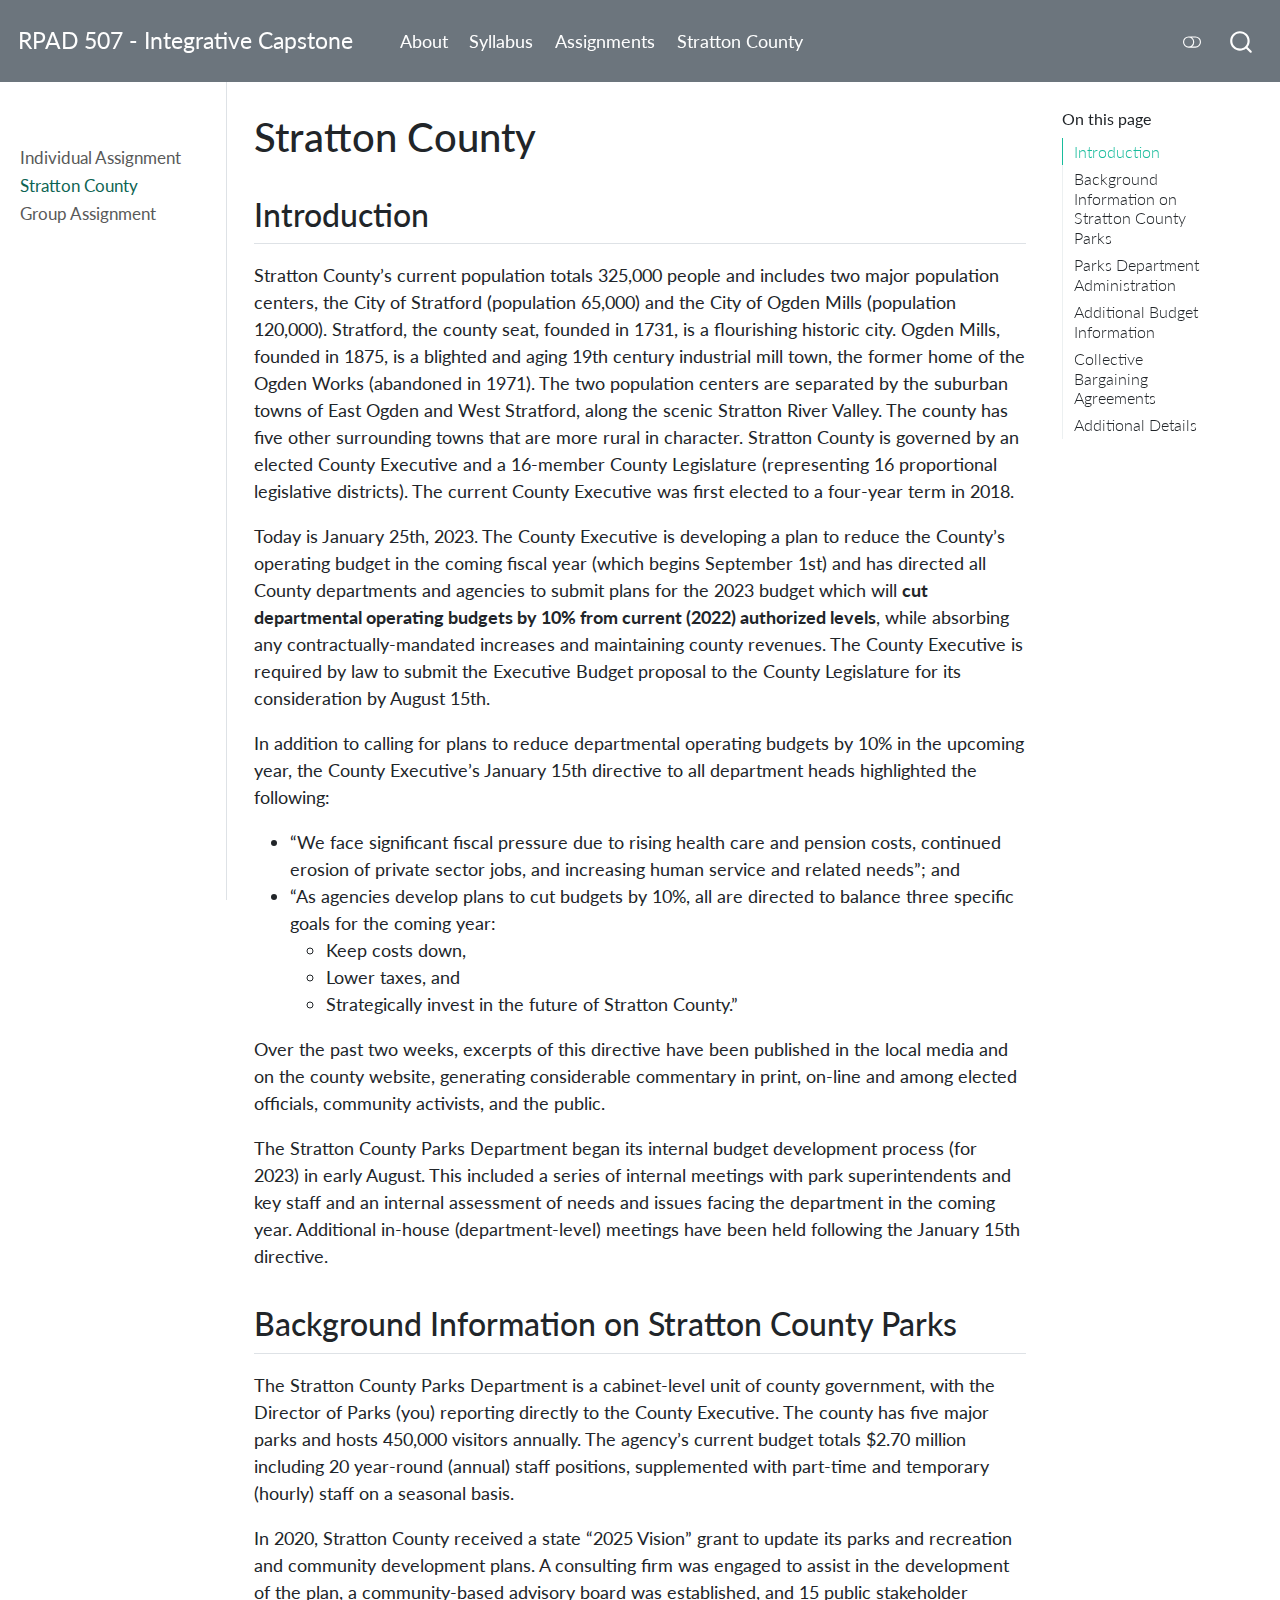
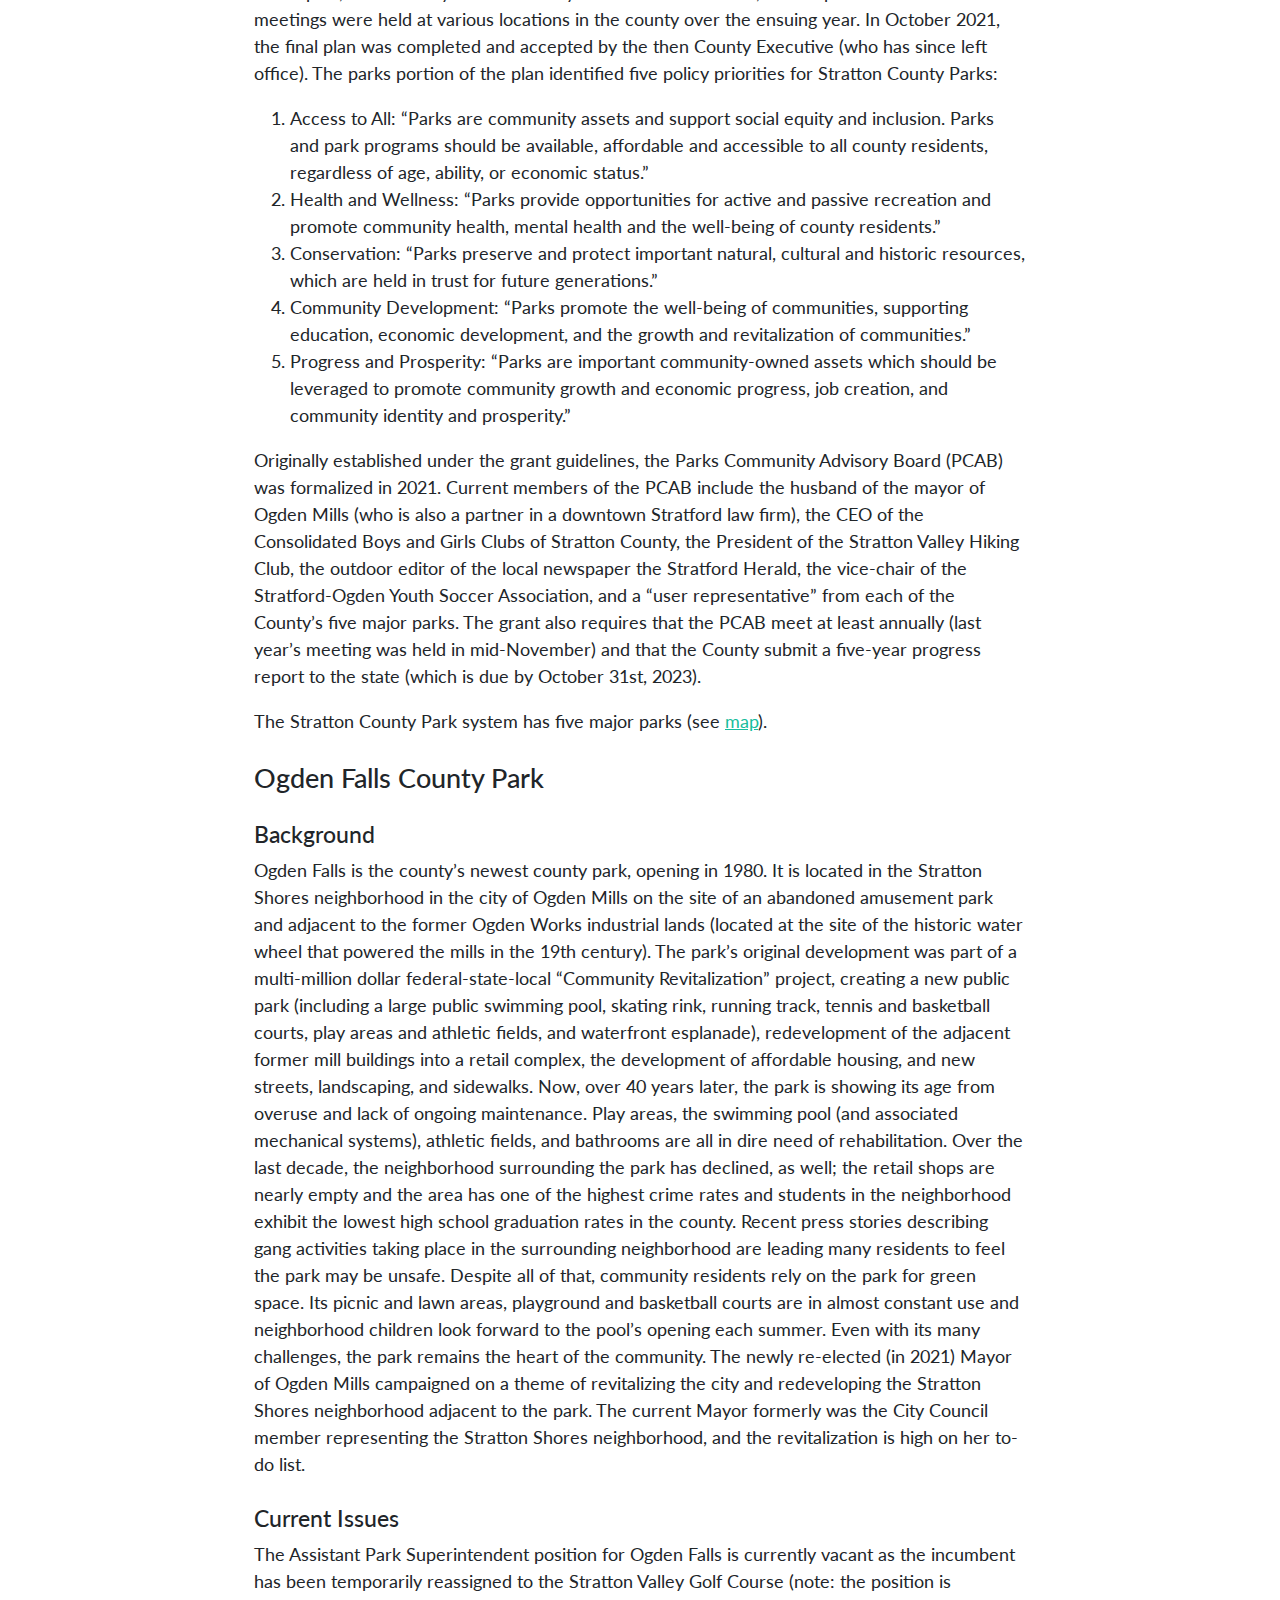
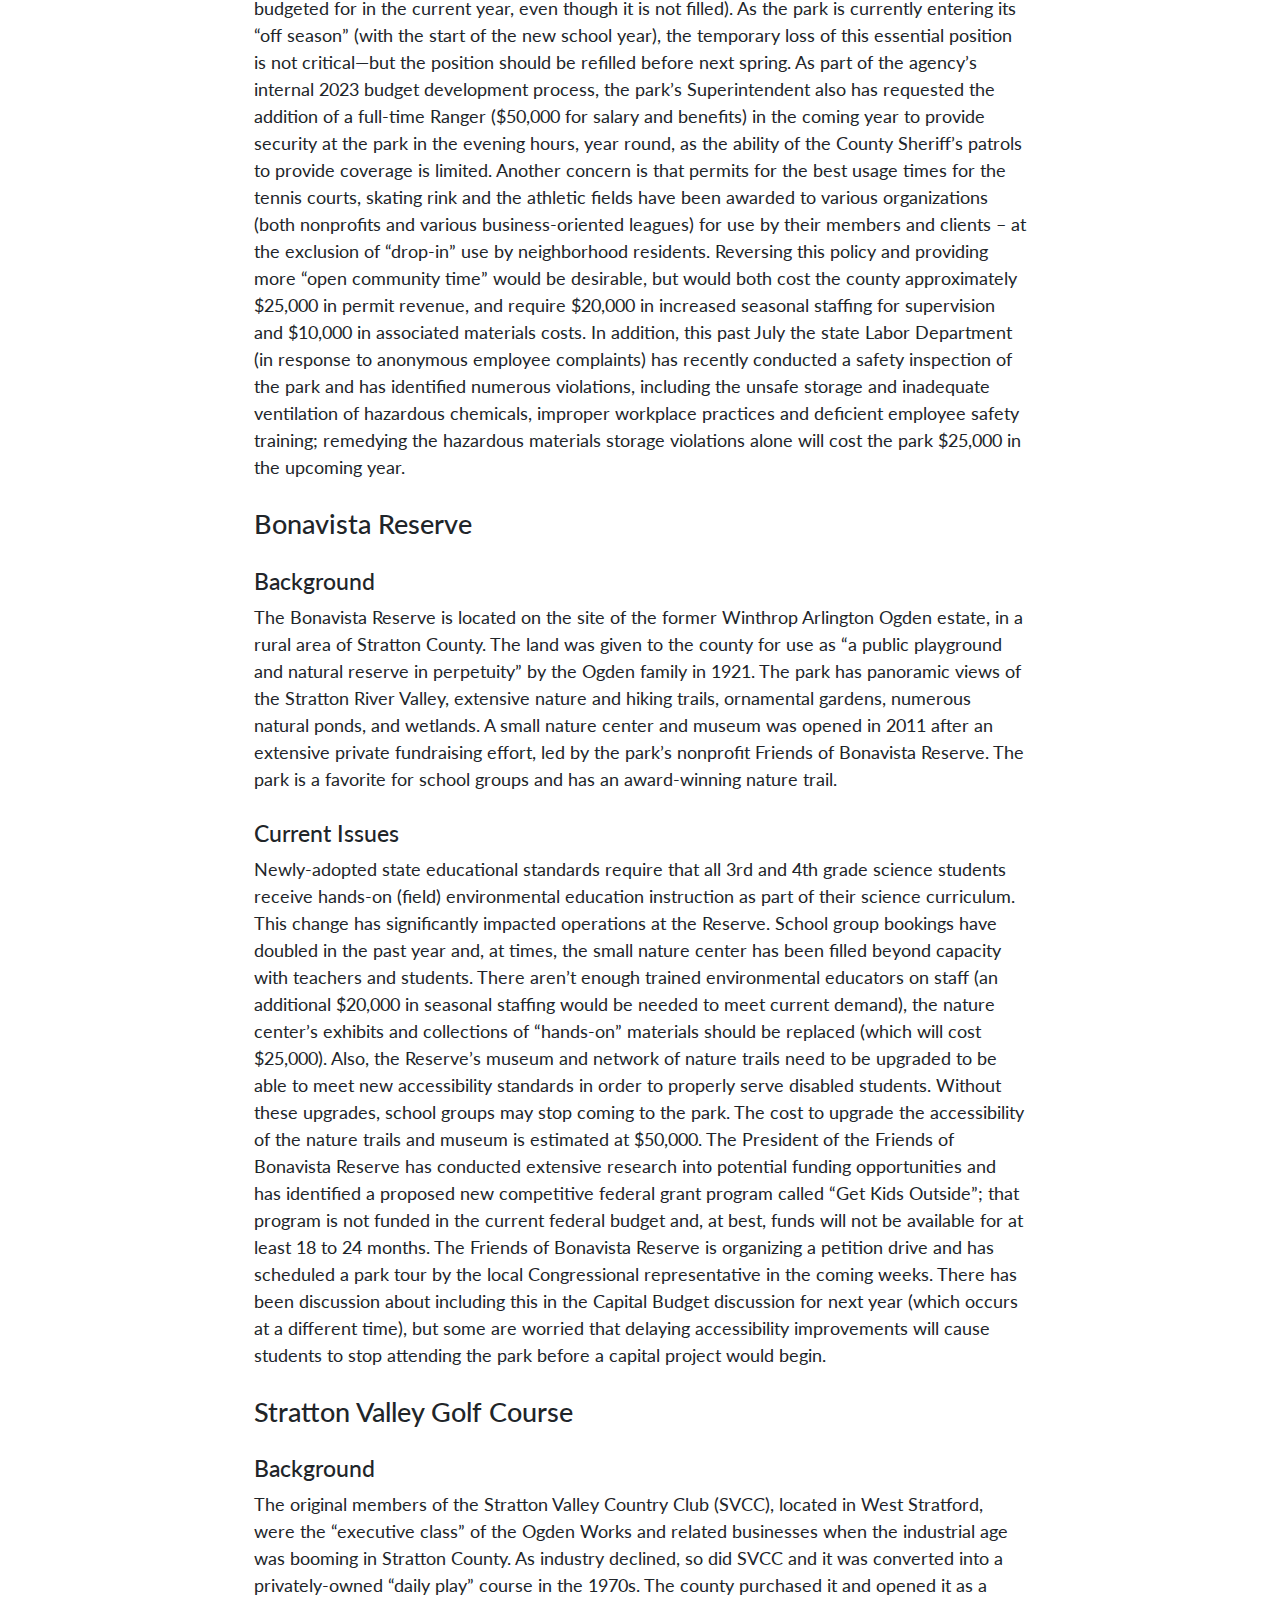
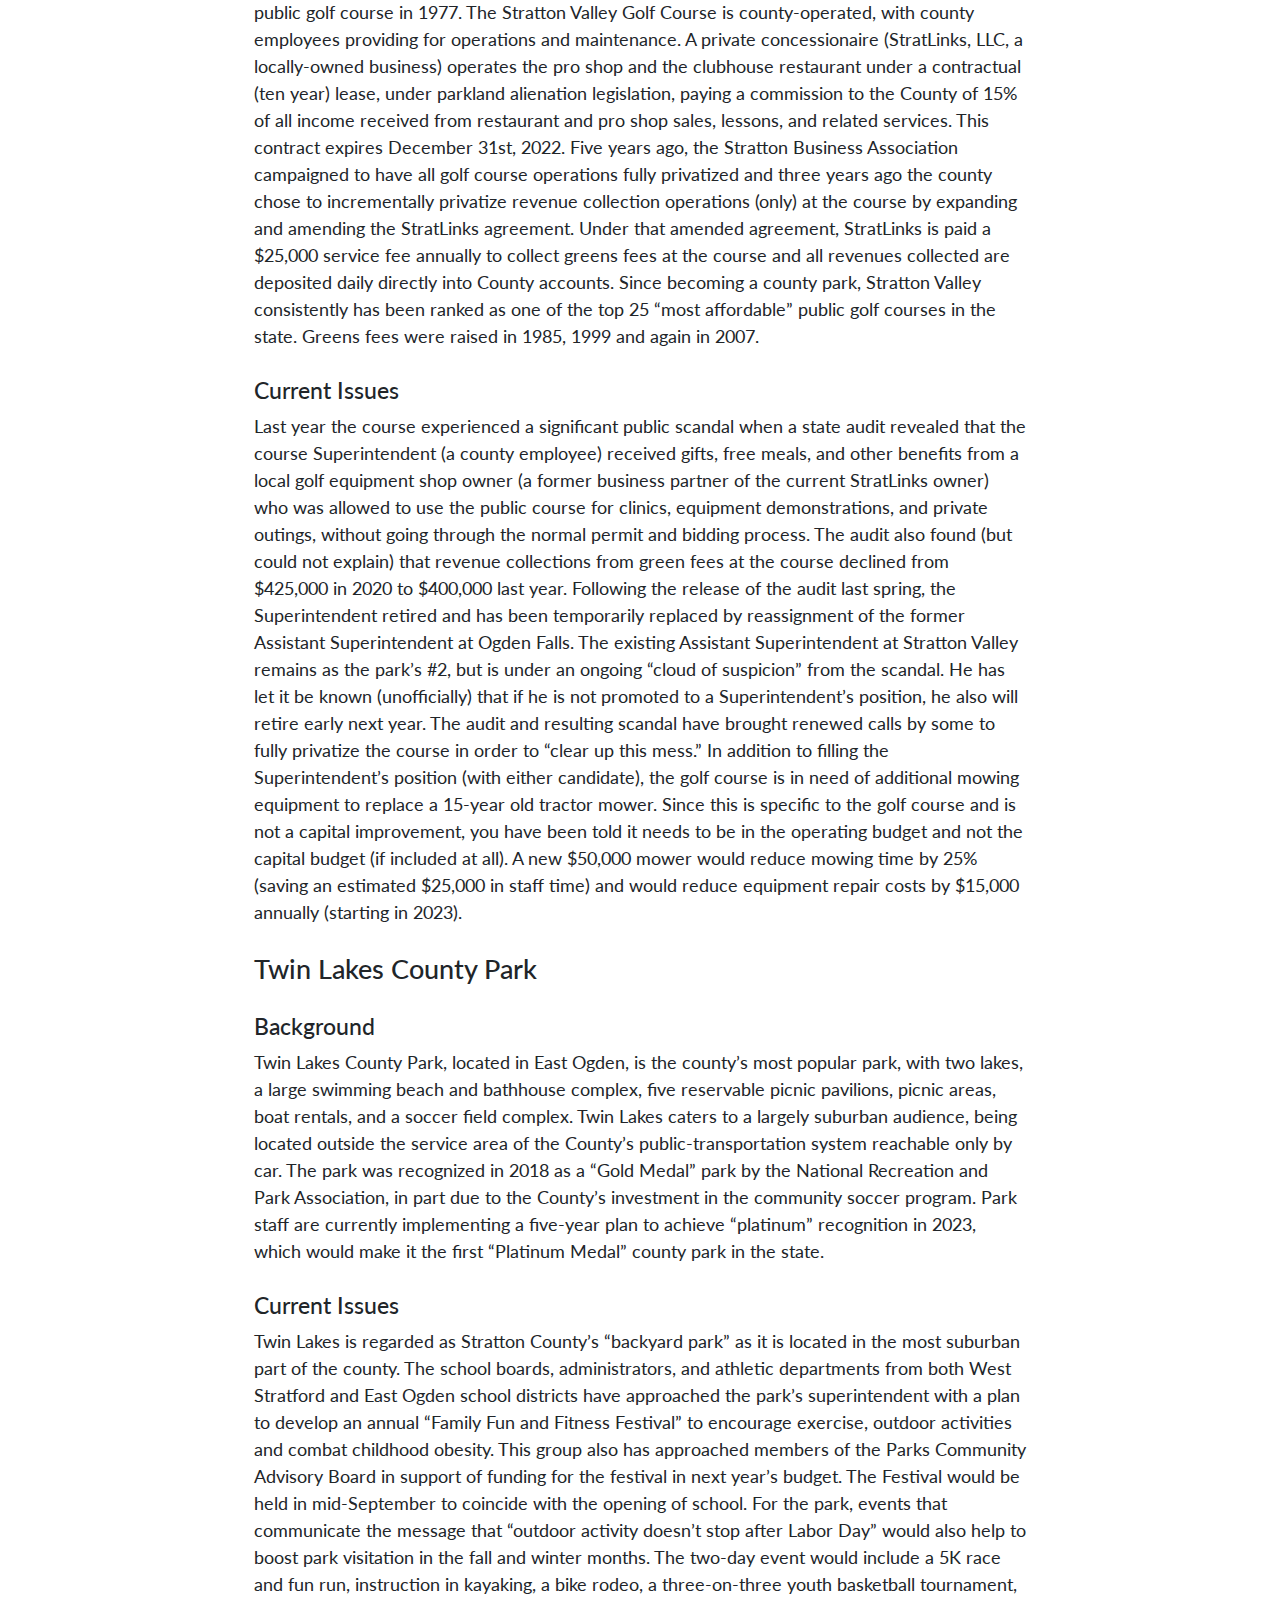
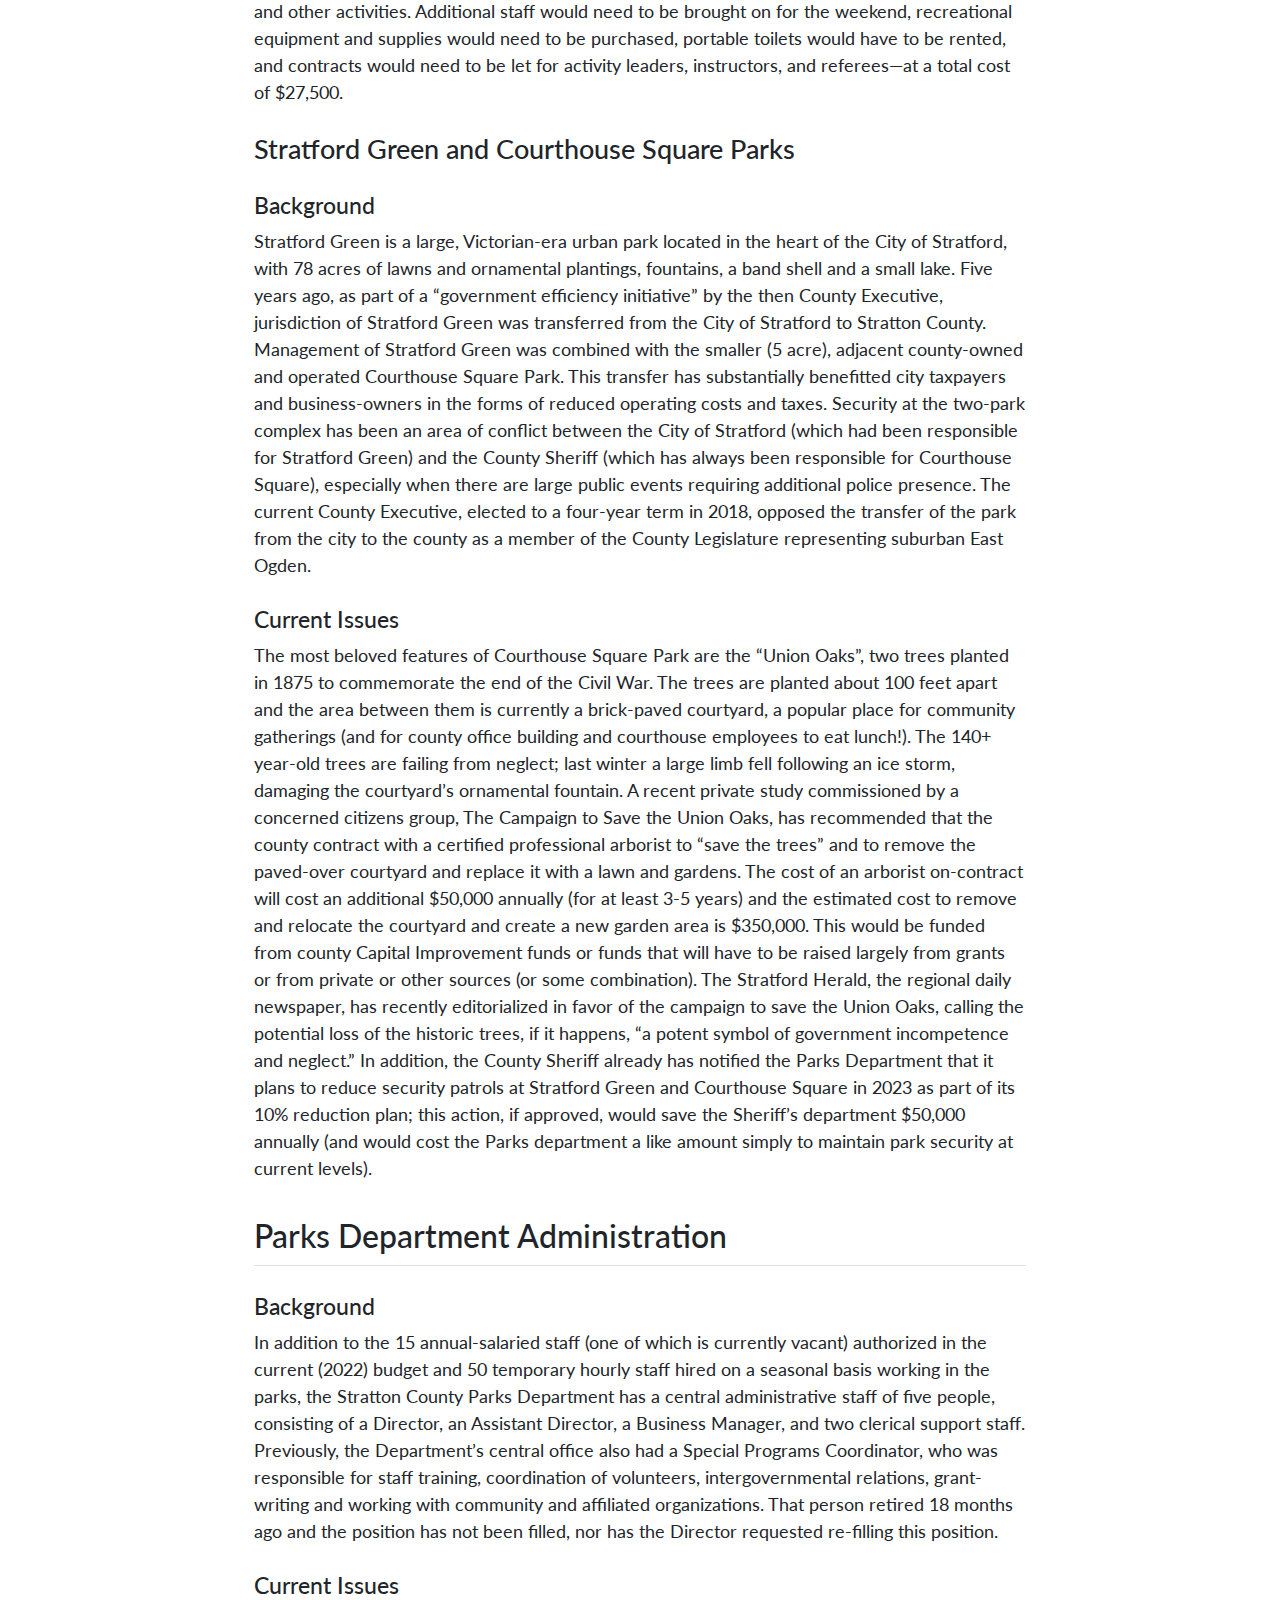
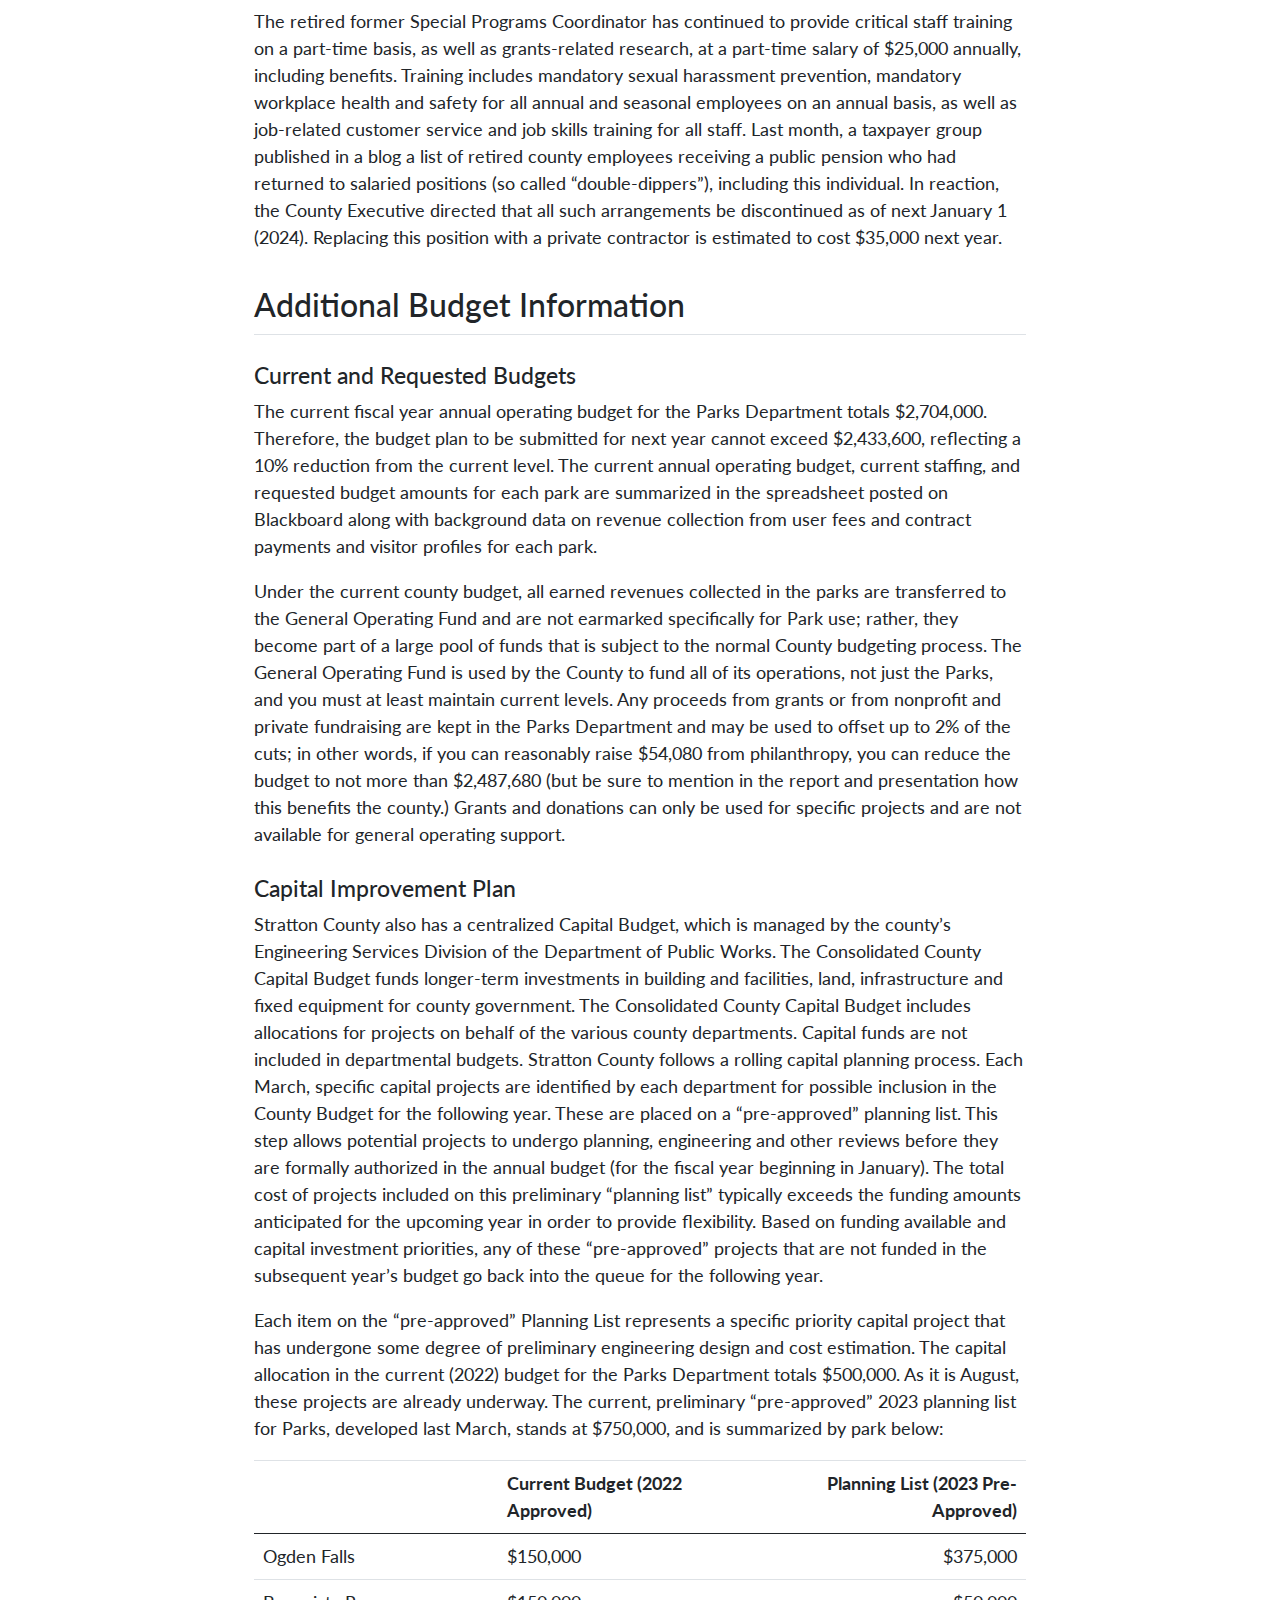
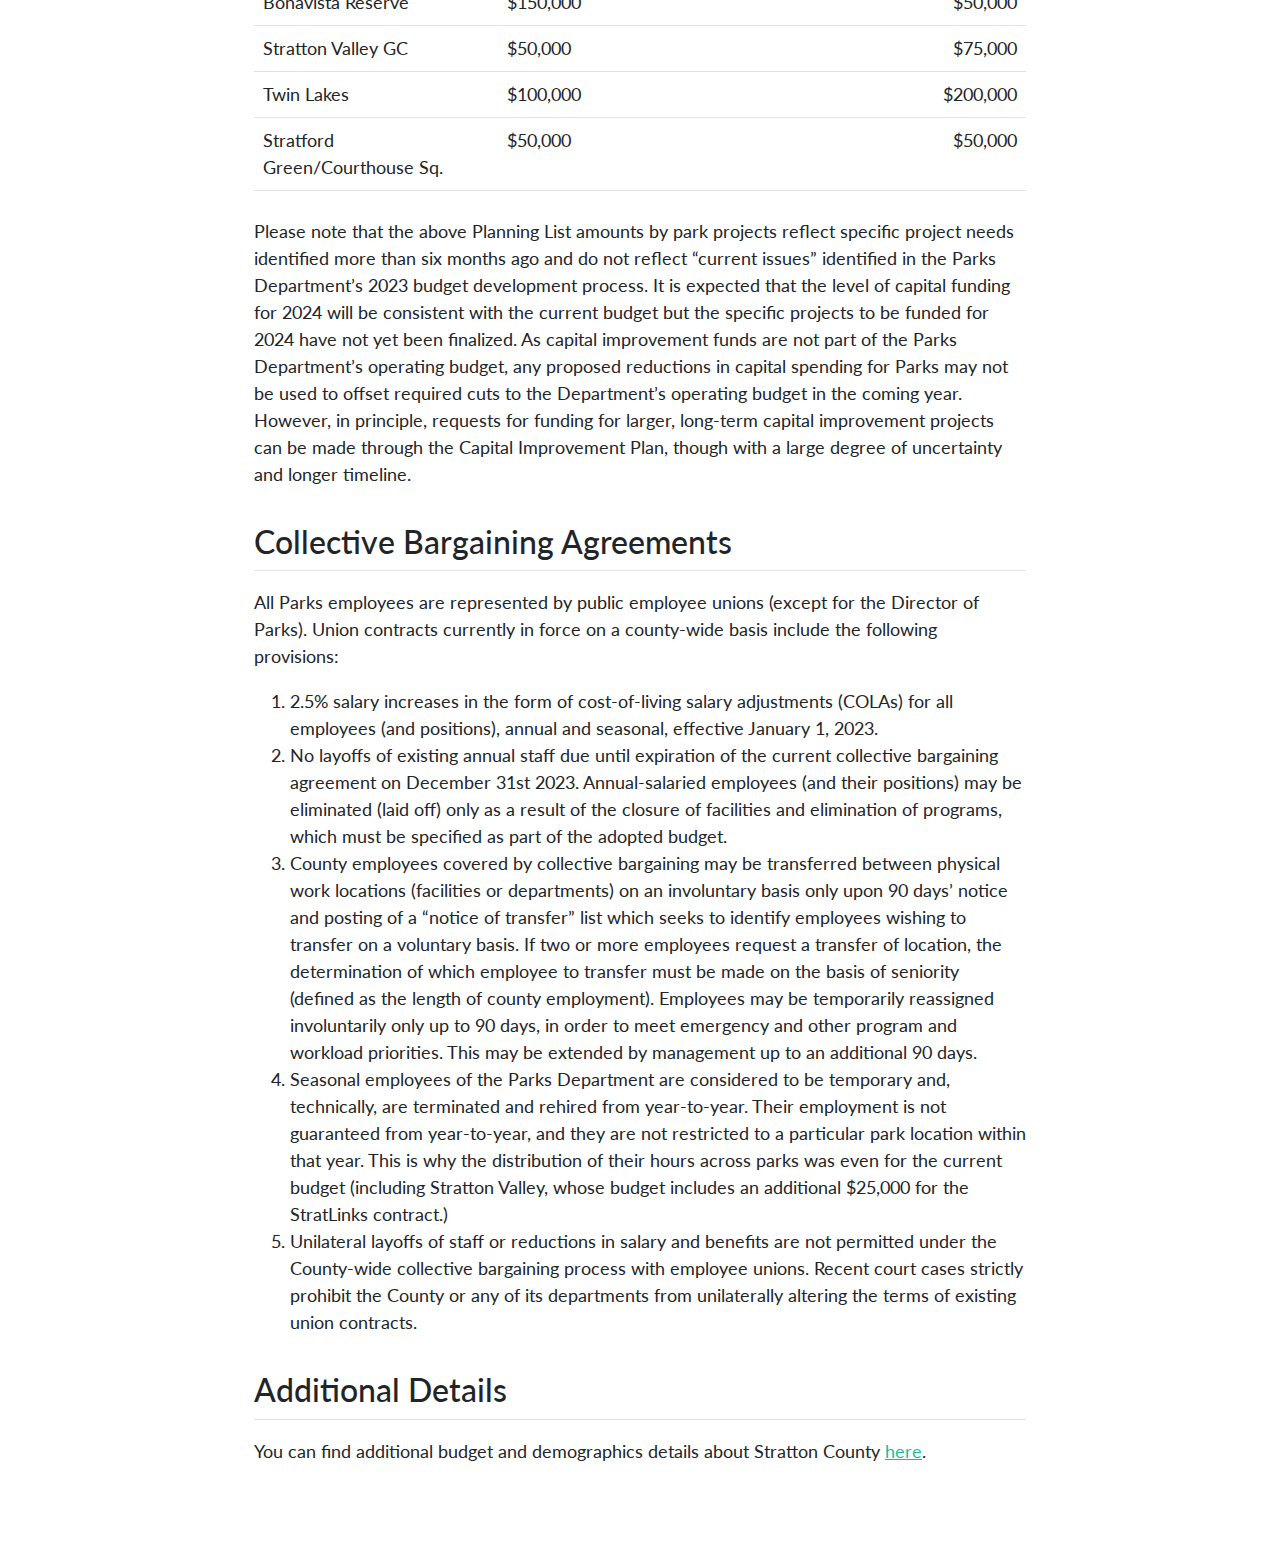
<file: docs/stratton.html>
<!DOCTYPE html>
<html xmlns="http://www.w3.org/1999/xhtml" lang="en" xml:lang="en"><head>

<meta charset="utf-8">
<meta name="generator" content="quarto-1.2.269">

<meta name="viewport" content="width=device-width, initial-scale=1.0, user-scalable=yes">


<title>RPAD 507 - Integrative Capstone - Stratton County</title>
<style>
code{white-space: pre-wrap;}
span.smallcaps{font-variant: small-caps;}
div.columns{display: flex; gap: min(4vw, 1.5em);}
div.column{flex: auto; overflow-x: auto;}
div.hanging-indent{margin-left: 1.5em; text-indent: -1.5em;}
ul.task-list{list-style: none;}
ul.task-list li input[type="checkbox"] {
  width: 0.8em;
  margin: 0 0.8em 0.2em -1.6em;
  vertical-align: middle;
}
</style>


<script src="site_libs/quarto-nav/quarto-nav.js"></script>
<script src="site_libs/quarto-nav/headroom.min.js"></script>
<script src="site_libs/clipboard/clipboard.min.js"></script>
<script src="site_libs/quarto-search/autocomplete.umd.js"></script>
<script src="site_libs/quarto-search/fuse.min.js"></script>
<script src="site_libs/quarto-search/quarto-search.js"></script>
<meta name="quarto:offset" content="./">
<script src="site_libs/quarto-html/quarto.js"></script>
<script src="site_libs/quarto-html/popper.min.js"></script>
<script src="site_libs/quarto-html/tippy.umd.min.js"></script>
<script src="site_libs/quarto-html/anchor.min.js"></script>
<link href="site_libs/quarto-html/tippy.css" rel="stylesheet">
<link href="site_libs/quarto-html/quarto-syntax-highlighting.css" rel="stylesheet" class="quarto-color-scheme" id="quarto-text-highlighting-styles">
<link href="site_libs/quarto-html/quarto-syntax-highlighting-dark.css" rel="prefetch" class="quarto-color-scheme quarto-color-alternate" id="quarto-text-highlighting-styles">
<script src="site_libs/bootstrap/bootstrap.min.js"></script>
<link href="site_libs/bootstrap/bootstrap-icons.css" rel="stylesheet">
<link href="site_libs/bootstrap/bootstrap.min.css" rel="stylesheet" class="quarto-color-scheme" id="quarto-bootstrap" data-mode="light">
<link href="site_libs/bootstrap/bootstrap-dark.min.css" rel="prefetch" class="quarto-color-scheme quarto-color-alternate" id="quarto-bootstrap" data-mode="dark">
<script id="quarto-search-options" type="application/json">{
  "location": "navbar",
  "copy-button": false,
  "collapse-after": 3,
  "panel-placement": "end",
  "type": "overlay",
  "limit": 20,
  "language": {
    "search-no-results-text": "No results",
    "search-matching-documents-text": "matching documents",
    "search-copy-link-title": "Copy link to search",
    "search-hide-matches-text": "Hide additional matches",
    "search-more-match-text": "more match in this document",
    "search-more-matches-text": "more matches in this document",
    "search-clear-button-title": "Clear",
    "search-detached-cancel-button-title": "Cancel",
    "search-submit-button-title": "Submit"
  }
}</script>


<link rel="stylesheet" href="styles.css">
</head>

<body class="nav-sidebar docked nav-fixed">

<div id="quarto-search-results"></div>
  <header id="quarto-header" class="headroom fixed-top">
    <nav class="navbar navbar-expand-lg navbar-dark ">
      <div class="navbar-container container-fluid">
      <div class="navbar-brand-container">
    <a class="navbar-brand" href="./index.html">
    <span class="navbar-title">RPAD 507 - Integrative Capstone</span>
    </a>
  </div>
          <button class="navbar-toggler" type="button" data-bs-toggle="collapse" data-bs-target="#navbarCollapse" aria-controls="navbarCollapse" aria-expanded="false" aria-label="Toggle navigation" onclick="if (window.quartoToggleHeadroom) { window.quartoToggleHeadroom(); }">
  <span class="navbar-toggler-icon"></span>
</button>
          <div class="collapse navbar-collapse" id="navbarCollapse">
            <ul class="navbar-nav navbar-nav-scroll me-auto">
  <li class="nav-item">
    <a class="nav-link" href="./index.html">
 <span class="menu-text">About</span></a>
  </li>  
  <li class="nav-item">
    <a class="nav-link" href="./syllabus507.html">
 <span class="menu-text">Syllabus</span></a>
  </li>  
  <li class="nav-item">
    <a class="nav-link" href="./assignments.html">
 <span class="menu-text">Assignments</span></a>
  </li>  
  <li class="nav-item">
    <a class="nav-link active" href="./stratton.html" aria-current="page">
 <span class="menu-text">Stratton County</span></a>
  </li>  
</ul>
              <div class="quarto-toggle-container">
                  <a href="" class="quarto-color-scheme-toggle nav-link" onclick="window.quartoToggleColorScheme(); return false;" title="Toggle dark mode"><i class="bi"></i></a>
              </div>
              <div id="quarto-search" class="" title="Search"></div>
          </div> <!-- /navcollapse -->
      </div> <!-- /container-fluid -->
    </nav>
  <nav class="quarto-secondary-nav" data-bs-toggle="collapse" data-bs-target="#quarto-sidebar" aria-controls="quarto-sidebar" aria-expanded="false" aria-label="Toggle sidebar navigation" onclick="if (window.quartoToggleHeadroom) { window.quartoToggleHeadroom(); }">
    <div class="container-fluid d-flex justify-content-between">
      <h1 class="quarto-secondary-nav-title">Stratton County</h1>
      <button type="button" class="quarto-btn-toggle btn" aria-label="Show secondary navigation">
        <i class="bi bi-chevron-right"></i>
      </button>
    </div>
  </nav>
</header>
<!-- content -->
<div id="quarto-content" class="quarto-container page-columns page-rows-contents page-layout-article page-navbar">
<!-- sidebar -->
  <nav id="quarto-sidebar" class="sidebar collapse sidebar-navigation docked overflow-auto">
      <div class="mt-2 flex-shrink-0 align-items-center">
        <div class="sidebar-search">
        <div id="quarto-search" class="" title="Search"></div>
        </div>
      </div>
    <div class="sidebar-menu-container"> 
    <ul class="list-unstyled mt-1">
        <li class="sidebar-item">
  <div class="sidebar-item-container"> 
  <a href="./individual.html" class="sidebar-item-text sidebar-link">Individual Assignment</a>
  </div>
</li>
        <li class="sidebar-item">
  <div class="sidebar-item-container"> 
  <a href="./stratton.html" class="sidebar-item-text sidebar-link active">Stratton County</a>
  </div>
</li>
        <li class="sidebar-item">
  <div class="sidebar-item-container"> 
  <a href="./group.html" class="sidebar-item-text sidebar-link">Group Assignment</a>
  </div>
</li>
    </ul>
    </div>
</nav>
<!-- margin-sidebar -->
    <div id="quarto-margin-sidebar" class="sidebar margin-sidebar">
        <nav id="TOC" role="doc-toc" class="toc-active">
    <h2 id="toc-title">On this page</h2>
   
  <ul>
  <li><a href="#introduction" id="toc-introduction" class="nav-link active" data-scroll-target="#introduction">Introduction</a></li>
  <li><a href="#background-information-on-stratton-county-parks" id="toc-background-information-on-stratton-county-parks" class="nav-link" data-scroll-target="#background-information-on-stratton-county-parks">Background Information on Stratton County Parks</a>
  <ul class="collapse">
  <li><a href="#ogden-falls-county-park" id="toc-ogden-falls-county-park" class="nav-link" data-scroll-target="#ogden-falls-county-park">Ogden Falls County Park</a></li>
  <li><a href="#bonavista-reserve" id="toc-bonavista-reserve" class="nav-link" data-scroll-target="#bonavista-reserve">Bonavista Reserve</a></li>
  <li><a href="#stratton-valley-golf-course" id="toc-stratton-valley-golf-course" class="nav-link" data-scroll-target="#stratton-valley-golf-course">Stratton Valley Golf Course</a></li>
  <li><a href="#twin-lakes-county-park" id="toc-twin-lakes-county-park" class="nav-link" data-scroll-target="#twin-lakes-county-park">Twin Lakes County Park</a></li>
  <li><a href="#stratford-green-and-courthouse-square-parks" id="toc-stratford-green-and-courthouse-square-parks" class="nav-link" data-scroll-target="#stratford-green-and-courthouse-square-parks">Stratford Green and Courthouse Square Parks</a></li>
  </ul></li>
  <li><a href="#parks-department-administration" id="toc-parks-department-administration" class="nav-link" data-scroll-target="#parks-department-administration">Parks Department Administration</a></li>
  <li><a href="#additional-budget-information" id="toc-additional-budget-information" class="nav-link" data-scroll-target="#additional-budget-information">Additional Budget Information</a></li>
  <li><a href="#collective-bargaining-agreements" id="toc-collective-bargaining-agreements" class="nav-link" data-scroll-target="#collective-bargaining-agreements">Collective Bargaining Agreements</a></li>
  <li><a href="#additional-details" id="toc-additional-details" class="nav-link" data-scroll-target="#additional-details">Additional Details</a></li>
  </ul>
</nav>
    </div>
<!-- main -->
<main class="content" id="quarto-document-content">

<header id="title-block-header" class="quarto-title-block default">
<div class="quarto-title">
<h1 class="title d-none d-lg-block">Stratton County</h1>
</div>



<div class="quarto-title-meta">

    
  
    
  </div>
  

</header>

<section id="introduction" class="level2">
<h2 class="anchored" data-anchor-id="introduction">Introduction</h2>
<p>Stratton County’s current population totals 325,000 people and includes two major population centers, the City of Stratford (population 65,000) and the City of Ogden Mills (population 120,000). Stratford, the county seat, founded in 1731, is a flourishing historic city. Ogden Mills, founded in 1875, is a blighted and aging 19th century industrial mill town, the former home of the Ogden Works (abandoned in 1971). The two population centers are separated by the suburban towns of East Ogden and West Stratford, along the scenic Stratton River Valley. The county has five other surrounding towns that are more rural in character. Stratton County is governed by an elected County Executive and a 16-member County Legislature (representing 16 proportional legislative districts). The current County Executive was first elected to a four-year term in 2018.</p>
<p>Today is January 25th, 2023. The County Executive is developing a plan to reduce the County’s operating budget in the coming fiscal year (which begins September 1st) and has directed all County departments and agencies to submit plans for the 2023 budget which will <strong>cut departmental operating budgets by 10% from current (2022) authorized levels</strong>, while absorbing any contractually-mandated increases and maintaining county revenues. The County Executive is required by law to submit the Executive Budget proposal to the County Legislature for its consideration by August 15th.</p>
<p>In addition to calling for plans to reduce departmental operating budgets by 10% in the upcoming year, the County Executive’s January 15th directive to all department heads highlighted the following:</p>
<ul>
<li>“We face significant fiscal pressure due to rising health care and pension costs, continued erosion of private sector jobs, and increasing human service and related needs”; and</li>
<li>“As agencies develop plans to cut budgets by 10%, all are directed to balance three specific goals for the coming year:
<ul>
<li>Keep costs down,</li>
<li>Lower taxes, and</li>
<li>Strategically invest in the future of Stratton County.”</li>
</ul></li>
</ul>
<p>Over the past two weeks, excerpts of this directive have been published in the local media and on the county website, generating considerable commentary in print, on-line and among elected officials, community activists, and the public.</p>
<p>The Stratton County Parks Department began its internal budget development process (for 2023) in early August. This included a series of internal meetings with park superintendents and key staff and an internal assessment of needs and issues facing the department in the coming year. Additional in-house (department-level) meetings have been held following the January 15th directive.</p>
</section>
<section id="background-information-on-stratton-county-parks" class="level2">
<h2 class="anchored" data-anchor-id="background-information-on-stratton-county-parks">Background Information on Stratton County Parks</h2>
<p>The Stratton County Parks Department is a cabinet-level unit of county government, with the Director of Parks (you) reporting directly to the County Executive. The county has five major parks and hosts 450,000 visitors annually. The agency’s current budget totals $2.70 million including 20 year-round (annual) staff positions, supplemented with part-time and temporary (hourly) staff on a seasonal basis.</p>
<p>In 2020, Stratton County received a state “2025 Vision” grant to update its parks and recreation and community development plans. A consulting firm was engaged to assist in the development of the plan, a community-based advisory board was established, and 15 public stakeholder meetings were held at various locations in the county over the ensuing year. In October 2021, the final plan was completed and accepted by the then County Executive (who has since left office). The parks portion of the plan identified five policy priorities for Stratton County Parks:</p>
<ol type="1">
<li>Access to All: “Parks are community assets and support social equity and inclusion. Parks and park programs should be available, affordable and accessible to all county residents, regardless of age, ability, or economic status.”</li>
<li>Health and Wellness: “Parks provide opportunities for active and passive recreation and promote community health, mental health and the well-being of county residents.”</li>
<li>Conservation: “Parks preserve and protect important natural, cultural and historic resources, which are held in trust for future generations.”</li>
<li>Community Development: “Parks promote the well-being of communities, supporting education, economic development, and the growth and revitalization of communities.”</li>
<li>Progress and Prosperity: “Parks are important community-owned assets which should be leveraged to promote community growth and economic progress, job creation, and community identity and prosperity.”</li>
</ol>
<p>Originally established under the grant guidelines, the Parks Community Advisory Board (PCAB) was formalized in 2021. Current members of the PCAB include the husband of the mayor of Ogden Mills (who is also a partner in a downtown Stratford law firm), the CEO of the Consolidated Boys and Girls Clubs of Stratton County, the President of the Stratton Valley Hiking Club, the outdoor editor of the local newspaper the Stratford Herald, the vice-chair of the Stratford-Ogden Youth Soccer Association, and a “user representative” from each of the County’s five major parks. The grant also requires that the PCAB meet at least annually (last year’s meeting was held in mid-November) and that the County submit a five-year progress report to the state (which is due by October 31st, 2023).</p>
<p>The Stratton County Park system has five major parks (see <a href="map.pdf">map</a>).</p>
<section id="ogden-falls-county-park" class="level3">
<h3 class="anchored" data-anchor-id="ogden-falls-county-park">Ogden Falls County Park</h3>
<section id="background" class="level4">
<h4 class="anchored" data-anchor-id="background">Background</h4>
<p>Ogden Falls is the county’s newest county park, opening in 1980. It is located in the Stratton Shores neighborhood in the city of Ogden Mills on the site of an abandoned amusement park and adjacent to the former Ogden Works industrial lands (located at the site of the historic water wheel that powered the mills in the 19th century). The park’s original development was part of a multi-million dollar federal-state-local “Community Revitalization” project, creating a new public park (including a large public swimming pool, skating rink, running track, tennis and basketball courts, play areas and athletic fields, and waterfront esplanade), redevelopment of the adjacent former mill buildings into a retail complex, the development of affordable housing, and new streets, landscaping, and sidewalks. Now, over 40 years later, the park is showing its age from overuse and lack of ongoing maintenance. Play areas, the swimming pool (and associated mechanical systems), athletic fields, and bathrooms are all in dire need of rehabilitation. Over the last decade, the neighborhood surrounding the park has declined, as well; the retail shops are nearly empty and the area has one of the highest crime rates and students in the neighborhood exhibit the lowest high school graduation rates in the county. Recent press stories describing gang activities taking place in the surrounding neighborhood are leading many residents to feel the park may be unsafe. Despite all of that, community residents rely on the park for green space. Its picnic and lawn areas, playground and basketball courts are in almost constant use and neighborhood children look forward to the pool’s opening each summer. Even with its many challenges, the park remains the heart of the community. The newly re-elected (in 2021) Mayor of Ogden Mills campaigned on a theme of revitalizing the city and redeveloping the Stratton Shores neighborhood adjacent to the park. The current Mayor formerly was the City Council member representing the Stratton Shores neighborhood, and the revitalization is high on her to-do list.</p>
</section>
<section id="current-issues" class="level4">
<h4 class="anchored" data-anchor-id="current-issues">Current Issues</h4>
<p>The Assistant Park Superintendent position for Ogden Falls is currently vacant as the incumbent has been temporarily reassigned to the Stratton Valley Golf Course (note: the position is budgeted for in the current year, even though it is not filled). As the park is currently entering its “off season” (with the start of the new school year), the temporary loss of this essential position is not critical—but the position should be refilled before next spring. As part of the agency’s internal 2023 budget development process, the park’s Superintendent also has requested the addition of a full-time Ranger ($50,000 for salary and benefits) in the coming year to provide security at the park in the evening hours, year round, as the ability of the County Sheriff’s patrols to provide coverage is limited. Another concern is that permits for the best usage times for the tennis courts, skating rink and the athletic fields have been awarded to various organizations (both nonprofits and various business-oriented leagues) for use by their members and clients – at the exclusion of “drop-in” use by neighborhood residents. Reversing this policy and providing more “open community time” would be desirable, but would both cost the county approximately $25,000 in permit revenue, and require $20,000 in increased seasonal staffing for supervision and $10,000 in associated materials costs. In addition, this past July the state Labor Department (in response to anonymous employee complaints) has recently conducted a safety inspection of the park and has identified numerous violations, including the unsafe storage and inadequate ventilation of hazardous chemicals, improper workplace practices and deficient employee safety training; remedying the hazardous materials storage violations alone will cost the park $25,000 in the upcoming year.</p>
</section>
</section>
<section id="bonavista-reserve" class="level3">
<h3 class="anchored" data-anchor-id="bonavista-reserve">Bonavista Reserve</h3>
<section id="background-1" class="level4">
<h4 class="anchored" data-anchor-id="background-1">Background</h4>
<p>The Bonavista Reserve is located on the site of the former Winthrop Arlington Ogden estate, in a rural area of Stratton County. The land was given to the county for use as “a public playground and natural reserve in perpetuity” by the Ogden family in 1921. The park has panoramic views of the Stratton River Valley, extensive nature and hiking trails, ornamental gardens, numerous natural ponds, and wetlands. A small nature center and museum was opened in 2011 after an extensive private fundraising effort, led by the park’s nonprofit Friends of Bonavista Reserve. The park is a favorite for school groups and has an award-winning nature trail.</p>
</section>
<section id="current-issues-1" class="level4">
<h4 class="anchored" data-anchor-id="current-issues-1">Current Issues</h4>
<p>Newly-adopted state educational standards require that all 3rd and 4th grade science students receive hands-on (field) environmental education instruction as part of their science curriculum. This change has significantly impacted operations at the Reserve. School group bookings have doubled in the past year and, at times, the small nature center has been filled beyond capacity with teachers and students. There aren’t enough trained environmental educators on staff (an additional $20,000 in seasonal staffing would be needed to meet current demand), the nature center’s exhibits and collections of “hands-on” materials should be replaced (which will cost $25,000). Also, the Reserve’s museum and network of nature trails need to be upgraded to be able to meet new accessibility standards in order to properly serve disabled students. Without these upgrades, school groups may stop coming to the park. The cost to upgrade the accessibility of the nature trails and museum is estimated at $50,000. The President of the Friends of Bonavista Reserve has conducted extensive research into potential funding opportunities and has identified a proposed new competitive federal grant program called “Get Kids Outside”; that program is not funded in the current federal budget and, at best, funds will not be available for at least 18 to 24 months. The Friends of Bonavista Reserve is organizing a petition drive and has scheduled a park tour by the local Congressional representative in the coming weeks. There has been discussion about including this in the Capital Budget discussion for next year (which occurs at a different time), but some are worried that delaying accessibility improvements will cause students to stop attending the park before a capital project would begin.</p>
</section>
</section>
<section id="stratton-valley-golf-course" class="level3">
<h3 class="anchored" data-anchor-id="stratton-valley-golf-course">Stratton Valley Golf Course</h3>
<section id="background-2" class="level4">
<h4 class="anchored" data-anchor-id="background-2">Background</h4>
<p>The original members of the Stratton Valley Country Club (SVCC), located in West Stratford, were the “executive class” of the Ogden Works and related businesses when the industrial age was booming in Stratton County. As industry declined, so did SVCC and it was converted into a privately-owned “daily play” course in the 1970s. The county purchased it and opened it as a public golf course in 1977. The Stratton Valley Golf Course is county-operated, with county employees providing for operations and maintenance. A private concessionaire (StratLinks, LLC, a locally-owned business) operates the pro shop and the clubhouse restaurant under a contractual (ten year) lease, under parkland alienation legislation, paying a commission to the County of 15% of all income received from restaurant and pro shop sales, lessons, and related services. This contract expires December 31st, 2022. Five years ago, the Stratton Business Association campaigned to have all golf course operations fully privatized and three years ago the county chose to incrementally privatize revenue collection operations (only) at the course by expanding and amending the StratLinks agreement. Under that amended agreement, StratLinks is paid a $25,000 service fee annually to collect greens fees at the course and all revenues collected are deposited daily directly into County accounts. Since becoming a county park, Stratton Valley consistently has been ranked as one of the top 25 “most affordable” public golf courses in the state. Greens fees were raised in 1985, 1999 and again in 2007.</p>
</section>
<section id="current-issues-2" class="level4">
<h4 class="anchored" data-anchor-id="current-issues-2">Current Issues</h4>
<p>Last year the course experienced a significant public scandal when a state audit revealed that the course Superintendent (a county employee) received gifts, free meals, and other benefits from a local golf equipment shop owner (a former business partner of the current StratLinks owner) who was allowed to use the public course for clinics, equipment demonstrations, and private outings, without going through the normal permit and bidding process. The audit also found (but could not explain) that revenue collections from green fees at the course declined from $425,000 in 2020 to $400,000 last year. Following the release of the audit last spring, the Superintendent retired and has been temporarily replaced by reassignment of the former Assistant Superintendent at Ogden Falls. The existing Assistant Superintendent at Stratton Valley remains as the park’s #2, but is under an ongoing “cloud of suspicion” from the scandal. He has let it be known (unofficially) that if he is not promoted to a Superintendent’s position, he also will retire early next year. The audit and resulting scandal have brought renewed calls by some to fully privatize the course in order to “clear up this mess.” In addition to filling the Superintendent’s position (with either candidate), the golf course is in need of additional mowing equipment to replace a 15-year old tractor mower. Since this is specific to the golf course and is not a capital improvement, you have been told it needs to be in the operating budget and not the capital budget (if included at all). A new $50,000 mower would reduce mowing time by 25% (saving an estimated $25,000 in staff time) and would reduce equipment repair costs by $15,000 annually (starting in 2023).</p>
</section>
</section>
<section id="twin-lakes-county-park" class="level3">
<h3 class="anchored" data-anchor-id="twin-lakes-county-park">Twin Lakes County Park</h3>
<section id="background-3" class="level4">
<h4 class="anchored" data-anchor-id="background-3">Background</h4>
<p>Twin Lakes County Park, located in East Ogden, is the county’s most popular park, with two lakes, a large swimming beach and bathhouse complex, five reservable picnic pavilions, picnic areas, boat rentals, and a soccer field complex. Twin Lakes caters to a largely suburban audience, being located outside the service area of the County’s public-transportation system reachable only by car. The park was recognized in 2018 as a “Gold Medal” park by the National Recreation and Park Association, in part due to the County’s investment in the community soccer program. Park staff are currently implementing a five-year plan to achieve “platinum” recognition in 2023, which would make it the first “Platinum Medal” county park in the state.</p>
</section>
<section id="current-issues-3" class="level4">
<h4 class="anchored" data-anchor-id="current-issues-3">Current Issues</h4>
<p>Twin Lakes is regarded as Stratton County’s “backyard park” as it is located in the most suburban part of the county. The school boards, administrators, and athletic departments from both West Stratford and East Ogden school districts have approached the park’s superintendent with a plan to develop an annual “Family Fun and Fitness Festival” to encourage exercise, outdoor activities and combat childhood obesity. This group also has approached members of the Parks Community Advisory Board in support of funding for the festival in next year’s budget. The Festival would be held in mid-September to coincide with the opening of school. For the park, events that communicate the message that “outdoor activity doesn’t stop after Labor Day” would also help to boost park visitation in the fall and winter months. The two-day event would include a 5K race and fun run, instruction in kayaking, a bike rodeo, a three-on-three youth basketball tournament, and other activities. Additional staff would need to be brought on for the weekend, recreational equipment and supplies would need to be purchased, portable toilets would have to be rented, and contracts would need to be let for activity leaders, instructors, and referees—at a total cost of $27,500.</p>
</section>
</section>
<section id="stratford-green-and-courthouse-square-parks" class="level3">
<h3 class="anchored" data-anchor-id="stratford-green-and-courthouse-square-parks">Stratford Green and Courthouse Square Parks</h3>
<section id="background-4" class="level4">
<h4 class="anchored" data-anchor-id="background-4">Background</h4>
<p>Stratford Green is a large, Victorian-era urban park located in the heart of the City of Stratford, with 78 acres of lawns and ornamental plantings, fountains, a band shell and a small lake. Five years ago, as part of a “government efficiency initiative” by the then County Executive, jurisdiction of Stratford Green was transferred from the City of Stratford to Stratton County. Management of Stratford Green was combined with the smaller (5 acre), adjacent county-owned and operated Courthouse Square Park. This transfer has substantially benefitted city taxpayers and business-owners in the forms of reduced operating costs and taxes. Security at the two-park complex has been an area of conflict between the City of Stratford (which had been responsible for Stratford Green) and the County Sheriff (which has always been responsible for Courthouse Square), especially when there are large public events requiring additional police presence. The current County Executive, elected to a four-year term in 2018, opposed the transfer of the park from the city to the county as a member of the County Legislature representing suburban East Ogden.</p>
</section>
<section id="current-issues-4" class="level4">
<h4 class="anchored" data-anchor-id="current-issues-4">Current Issues</h4>
<p>The most beloved features of Courthouse Square Park are the “Union Oaks”, two trees planted in 1875 to commemorate the end of the Civil War. The trees are planted about 100 feet apart and the area between them is currently a brick-paved courtyard, a popular place for community gatherings (and for county office building and courthouse employees to eat lunch!). The 140+ year-old trees are failing from neglect; last winter a large limb fell following an ice storm, damaging the courtyard’s ornamental fountain. A recent private study commissioned by a concerned citizens group, The Campaign to Save the Union Oaks, has recommended that the county contract with a certified professional arborist to “save the trees” and to remove the paved-over courtyard and replace it with a lawn and gardens. The cost of an arborist on-contract will cost an additional $50,000 annually (for at least 3-5 years) and the estimated cost to remove and relocate the courtyard and create a new garden area is $350,000. This would be funded from county Capital Improvement funds or funds that will have to be raised largely from grants or from private or other sources (or some combination). The Stratford Herald, the regional daily newspaper, has recently editorialized in favor of the campaign to save the Union Oaks, calling the potential loss of the historic trees, if it happens, “a potent symbol of government incompetence and neglect.” In addition, the County Sheriff already has notified the Parks Department that it plans to reduce security patrols at Stratford Green and Courthouse Square in 2023 as part of its 10% reduction plan; this action, if approved, would save the Sheriff’s department $50,000 annually (and would cost the Parks department a like amount simply to maintain park security at current levels).</p>
</section>
</section>
</section>
<section id="parks-department-administration" class="level2">
<h2 class="anchored" data-anchor-id="parks-department-administration">Parks Department Administration</h2>
<section id="background-5" class="level4">
<h4 class="anchored" data-anchor-id="background-5">Background</h4>
<p>In addition to the 15 annual-salaried staff (one of which is currently vacant) authorized in the current (2022) budget and 50 temporary hourly staff hired on a seasonal basis working in the parks, the Stratton County Parks Department has a central administrative staff of five people, consisting of a Director, an Assistant Director, a Business Manager, and two clerical support staff. Previously, the Department’s central office also had a Special Programs Coordinator, who was responsible for staff training, coordination of volunteers, intergovernmental relations, grant-writing and working with community and affiliated organizations. That person retired 18 months ago and the position has not been filled, nor has the Director requested re-filling this position.</p>
</section>
<section id="current-issues-5" class="level4">
<h4 class="anchored" data-anchor-id="current-issues-5">Current Issues</h4>
<p>The retired former Special Programs Coordinator has continued to provide critical staff training on a part-time basis, as well as grants-related research, at a part-time salary of $25,000 annually, including benefits. Training includes mandatory sexual harassment prevention, mandatory workplace health and safety for all annual and seasonal employees on an annual basis, as well as job-related customer service and job skills training for all staff. Last month, a taxpayer group published in a blog a list of retired county employees receiving a public pension who had returned to salaried positions (so called “double-dippers”), including this individual. In reaction, the County Executive directed that all such arrangements be discontinued as of next January 1 (2024). Replacing this position with a private contractor is estimated to cost $35,000 next year.</p>
</section>
</section>
<section id="additional-budget-information" class="level2">
<h2 class="anchored" data-anchor-id="additional-budget-information">Additional Budget Information</h2>
<section id="current-and-requested-budgets" class="level4">
<h4 class="anchored" data-anchor-id="current-and-requested-budgets">Current and Requested Budgets</h4>
<p>The current fiscal year annual operating budget for the Parks Department totals $2,704,000. Therefore, the budget plan to be submitted for next year cannot exceed $2,433,600, reflecting a 10% reduction from the current level. The current annual operating budget, current staffing, and requested budget amounts for each park are summarized in the spreadsheet posted on Blackboard along with background data on revenue collection from user fees and contract payments and visitor profiles for each park.</p>
<p>Under the current county budget, all earned revenues collected in the parks are transferred to the General Operating Fund and are not earmarked specifically for Park use; rather, they become part of a large pool of funds that is subject to the normal County budgeting process. The General Operating Fund is used by the County to fund all of its operations, not just the Parks, and you must at least maintain current levels. Any proceeds from grants or from nonprofit and private fundraising are kept in the Parks Department and may be used to offset up to 2% of the cuts; in other words, if you can reasonably raise $54,080 from philanthropy, you can reduce the budget to not more than $2,487,680 (but be sure to mention in the report and presentation how this benefits the county.) Grants and donations can only be used for specific projects and are not available for general operating support.</p>
</section>
<section id="capital-improvement-plan" class="level4">
<h4 class="anchored" data-anchor-id="capital-improvement-plan">Capital Improvement Plan</h4>
<p>Stratton County also has a centralized Capital Budget, which is managed by the county’s Engineering Services Division of the Department of Public Works. The Consolidated County Capital Budget funds longer-term investments in building and facilities, land, infrastructure and fixed equipment for county government. The Consolidated County Capital Budget includes allocations for projects on behalf of the various county departments. Capital funds are not included in departmental budgets. Stratton County follows a rolling capital planning process. Each March, specific capital projects are identified by each department for possible inclusion in the County Budget for the following year. These are placed on a “pre-approved” planning list. This step allows potential projects to undergo planning, engineering and other reviews before they are formally authorized in the annual budget (for the fiscal year beginning in January). The total cost of projects included on this preliminary “planning list” typically exceeds the funding amounts anticipated for the upcoming year in order to provide flexibility. Based on funding available and capital investment priorities, any of these “pre-approved” projects that are not funded in the subsequent year’s budget go back into the queue for the following year.</p>
<p>Each item on the “pre-approved” Planning List represents a specific priority capital project that has undergone some degree of preliminary engineering design and cost estimation. The capital allocation in the current (2022) budget for the Parks Department totals $500,000. As it is August, these projects are already underway. The current, preliminary “pre-approved” 2023 planning list for Parks, developed last March, stands at $750,000, and is summarized by park below:</p>
<table class="table">
<colgroup>
<col style="width: 31%">
<col style="width: 31%">
<col style="width: 36%">
</colgroup>
<thead>
<tr class="header">
<th style="text-align: left;"></th>
<th style="text-align: left;">Current Budget (2022 Approved)</th>
<th style="text-align: right;">Planning List (2023 Pre-Approved)</th>
</tr>
</thead>
<tbody>
<tr class="odd">
<td style="text-align: left;">Ogden Falls</td>
<td style="text-align: left;">$150,000</td>
<td style="text-align: right;">$375,000</td>
</tr>
<tr class="even">
<td style="text-align: left;">Bonavista Reserve</td>
<td style="text-align: left;">$150,000</td>
<td style="text-align: right;">$50,000</td>
</tr>
<tr class="odd">
<td style="text-align: left;">Stratton Valley GC</td>
<td style="text-align: left;">$50,000</td>
<td style="text-align: right;">$75,000</td>
</tr>
<tr class="even">
<td style="text-align: left;">Twin Lakes</td>
<td style="text-align: left;">$100,000</td>
<td style="text-align: right;">$200,000</td>
</tr>
<tr class="odd">
<td style="text-align: left;">Stratford Green/Courthouse Sq.</td>
<td style="text-align: left;">$50,000</td>
<td style="text-align: right;">$50,000</td>
</tr>
</tbody>
</table>
<p>Please note that the above Planning List amounts by park projects reflect specific project needs identified more than six months ago and do not reflect “current issues” identified in the Parks Department’s 2023 budget development process. It is expected that the level of capital funding for 2024 will be consistent with the current budget but the specific projects to be funded for 2024 have not yet been finalized. As capital improvement funds are not part of the Parks Department’s operating budget, any proposed reductions in capital spending for Parks may not be used to offset required cuts to the Department’s operating budget in the coming year. However, in principle, requests for funding for larger, long-term capital improvement projects can be made through the Capital Improvement Plan, though with a large degree of uncertainty and longer timeline.</p>
</section>
</section>
<section id="collective-bargaining-agreements" class="level2">
<h2 class="anchored" data-anchor-id="collective-bargaining-agreements">Collective Bargaining Agreements</h2>
<p>All Parks employees are represented by public employee unions (except for the Director of Parks). Union contracts currently in force on a county-wide basis include the following provisions:</p>
<ol type="1">
<li>2.5% salary increases in the form of cost-of-living salary adjustments (COLAs) for all employees (and positions), annual and seasonal, effective January 1, 2023.</li>
<li>No layoffs of existing annual staff due until expiration of the current collective bargaining agreement on December 31st 2023. Annual-salaried employees (and their positions) may be eliminated (laid off) only as a result of the closure of facilities and elimination of programs, which must be specified as part of the adopted budget.</li>
<li>County employees covered by collective bargaining may be transferred between physical work locations (facilities or departments) on an involuntary basis only upon 90 days’ notice and posting of a “notice of transfer” list which seeks to identify employees wishing to transfer on a voluntary basis. If two or more employees request a transfer of location, the determination of which employee to transfer must be made on the basis of seniority (defined as the length of county employment). Employees may be temporarily reassigned involuntarily only up to 90 days, in order to meet emergency and other program and workload priorities. This may be extended by management up to an additional 90 days.</li>
<li>Seasonal employees of the Parks Department are considered to be temporary and, technically, are terminated and rehired from year-to-year. Their employment is not guaranteed from year-to-year, and they are not restricted to a particular park location within that year. This is why the distribution of their hours across parks was even for the current budget (including Stratton Valley, whose budget includes an additional $25,000 for the StratLinks contract.)</li>
<li>Unilateral layoffs of staff or reductions in salary and benefits are not permitted under the County-wide collective bargaining process with employee unions. Recent court cases strictly prohibit the County or any of its departments from unilaterally altering the terms of existing union contracts.</li>
</ol>
</section>
<section id="additional-details" class="level2">
<h2 class="anchored" data-anchor-id="additional-details">Additional Details</h2>
<p>You can find additional budget and demographics details about Stratton County <a href="stratton-data.xlsx">here</a>.</p>


</section>

</main> <!-- /main -->
<script id="quarto-html-after-body" type="application/javascript">
window.document.addEventListener("DOMContentLoaded", function (event) {
  const toggleBodyColorMode = (bsSheetEl) => {
    const mode = bsSheetEl.getAttribute("data-mode");
    const bodyEl = window.document.querySelector("body");
    if (mode === "dark") {
      bodyEl.classList.add("quarto-dark");
      bodyEl.classList.remove("quarto-light");
    } else {
      bodyEl.classList.add("quarto-light");
      bodyEl.classList.remove("quarto-dark");
    }
  }
  const toggleBodyColorPrimary = () => {
    const bsSheetEl = window.document.querySelector("link#quarto-bootstrap");
    if (bsSheetEl) {
      toggleBodyColorMode(bsSheetEl);
    }
  }
  toggleBodyColorPrimary();  
  const disableStylesheet = (stylesheets) => {
    for (let i=0; i < stylesheets.length; i++) {
      const stylesheet = stylesheets[i];
      stylesheet.rel = 'prefetch';
    }
  }
  const enableStylesheet = (stylesheets) => {
    for (let i=0; i < stylesheets.length; i++) {
      const stylesheet = stylesheets[i];
      stylesheet.rel = 'stylesheet';
    }
  }
  const manageTransitions = (selector, allowTransitions) => {
    const els = window.document.querySelectorAll(selector);
    for (let i=0; i < els.length; i++) {
      const el = els[i];
      if (allowTransitions) {
        el.classList.remove('notransition');
      } else {
        el.classList.add('notransition');
      }
    }
  }
  const toggleColorMode = (alternate) => {
    // Switch the stylesheets
    const alternateStylesheets = window.document.querySelectorAll('link.quarto-color-scheme.quarto-color-alternate');
    manageTransitions('#quarto-margin-sidebar .nav-link', false);
    if (alternate) {
      enableStylesheet(alternateStylesheets);
      for (const sheetNode of alternateStylesheets) {
        if (sheetNode.id === "quarto-bootstrap") {
          toggleBodyColorMode(sheetNode);
        }
      }
    } else {
      disableStylesheet(alternateStylesheets);
      toggleBodyColorPrimary();
    }
    manageTransitions('#quarto-margin-sidebar .nav-link', true);
    // Switch the toggles
    const toggles = window.document.querySelectorAll('.quarto-color-scheme-toggle');
    for (let i=0; i < toggles.length; i++) {
      const toggle = toggles[i];
      if (toggle) {
        if (alternate) {
          toggle.classList.add("alternate");     
        } else {
          toggle.classList.remove("alternate");
        }
      }
    }
    // Hack to workaround the fact that safari doesn't
    // properly recolor the scrollbar when toggling (#1455)
    if (navigator.userAgent.indexOf('Safari') > 0 && navigator.userAgent.indexOf('Chrome') == -1) {
      manageTransitions("body", false);
      window.scrollTo(0, 1);
      setTimeout(() => {
        window.scrollTo(0, 0);
        manageTransitions("body", true);
      }, 40);  
    }
  }
  const isFileUrl = () => { 
    return window.location.protocol === 'file:';
  }
  const hasAlternateSentinel = () => {  
    let styleSentinel = getColorSchemeSentinel();
    if (styleSentinel !== null) {
      return styleSentinel === "alternate";
    } else {
      return false;
    }
  }
  const setStyleSentinel = (alternate) => {
    const value = alternate ? "alternate" : "default";
    if (!isFileUrl()) {
      window.localStorage.setItem("quarto-color-scheme", value);
    } else {
      localAlternateSentinel = value;
    }
  }
  const getColorSchemeSentinel = () => {
    if (!isFileUrl()) {
      const storageValue = window.localStorage.getItem("quarto-color-scheme");
      return storageValue != null ? storageValue : localAlternateSentinel;
    } else {
      return localAlternateSentinel;
    }
  }
  let localAlternateSentinel = 'default';
  // Dark / light mode switch
  window.quartoToggleColorScheme = () => {
    // Read the current dark / light value 
    let toAlternate = !hasAlternateSentinel();
    toggleColorMode(toAlternate);
    setStyleSentinel(toAlternate);
  };
  // Ensure there is a toggle, if there isn't float one in the top right
  if (window.document.querySelector('.quarto-color-scheme-toggle') === null) {
    const a = window.document.createElement('a');
    a.classList.add('top-right');
    a.classList.add('quarto-color-scheme-toggle');
    a.href = "";
    a.onclick = function() { try { window.quartoToggleColorScheme(); } catch {} return false; };
    const i = window.document.createElement("i");
    i.classList.add('bi');
    a.appendChild(i);
    window.document.body.appendChild(a);
  }
  // Switch to dark mode if need be
  if (hasAlternateSentinel()) {
    toggleColorMode(true);
  } else {
    toggleColorMode(false);
  }
  const icon = "";
  const anchorJS = new window.AnchorJS();
  anchorJS.options = {
    placement: 'right',
    icon: icon
  };
  anchorJS.add('.anchored');
  const clipboard = new window.ClipboardJS('.code-copy-button', {
    target: function(trigger) {
      return trigger.previousElementSibling;
    }
  });
  clipboard.on('success', function(e) {
    // button target
    const button = e.trigger;
    // don't keep focus
    button.blur();
    // flash "checked"
    button.classList.add('code-copy-button-checked');
    var currentTitle = button.getAttribute("title");
    button.setAttribute("title", "Copied!");
    let tooltip;
    if (window.bootstrap) {
      button.setAttribute("data-bs-toggle", "tooltip");
      button.setAttribute("data-bs-placement", "left");
      button.setAttribute("data-bs-title", "Copied!");
      tooltip = new bootstrap.Tooltip(button, 
        { trigger: "manual", 
          customClass: "code-copy-button-tooltip",
          offset: [0, -8]});
      tooltip.show();    
    }
    setTimeout(function() {
      if (tooltip) {
        tooltip.hide();
        button.removeAttribute("data-bs-title");
        button.removeAttribute("data-bs-toggle");
        button.removeAttribute("data-bs-placement");
      }
      button.setAttribute("title", currentTitle);
      button.classList.remove('code-copy-button-checked');
    }, 1000);
    // clear code selection
    e.clearSelection();
  });
  function tippyHover(el, contentFn) {
    const config = {
      allowHTML: true,
      content: contentFn,
      maxWidth: 500,
      delay: 100,
      arrow: false,
      appendTo: function(el) {
          return el.parentElement;
      },
      interactive: true,
      interactiveBorder: 10,
      theme: 'quarto',
      placement: 'bottom-start'
    };
    window.tippy(el, config); 
  }
  const noterefs = window.document.querySelectorAll('a[role="doc-noteref"]');
  for (var i=0; i<noterefs.length; i++) {
    const ref = noterefs[i];
    tippyHover(ref, function() {
      // use id or data attribute instead here
      let href = ref.getAttribute('data-footnote-href') || ref.getAttribute('href');
      try { href = new URL(href).hash; } catch {}
      const id = href.replace(/^#\/?/, "");
      const note = window.document.getElementById(id);
      return note.innerHTML;
    });
  }
  const findCites = (el) => {
    const parentEl = el.parentElement;
    if (parentEl) {
      const cites = parentEl.dataset.cites;
      if (cites) {
        return {
          el,
          cites: cites.split(' ')
        };
      } else {
        return findCites(el.parentElement)
      }
    } else {
      return undefined;
    }
  };
  var bibliorefs = window.document.querySelectorAll('a[role="doc-biblioref"]');
  for (var i=0; i<bibliorefs.length; i++) {
    const ref = bibliorefs[i];
    const citeInfo = findCites(ref);
    if (citeInfo) {
      tippyHover(citeInfo.el, function() {
        var popup = window.document.createElement('div');
        citeInfo.cites.forEach(function(cite) {
          var citeDiv = window.document.createElement('div');
          citeDiv.classList.add('hanging-indent');
          citeDiv.classList.add('csl-entry');
          var biblioDiv = window.document.getElementById('ref-' + cite);
          if (biblioDiv) {
            citeDiv.innerHTML = biblioDiv.innerHTML;
          }
          popup.appendChild(citeDiv);
        });
        return popup.innerHTML;
      });
    }
  }
});
</script>
</div> <!-- /content -->



</body></html>
</file>
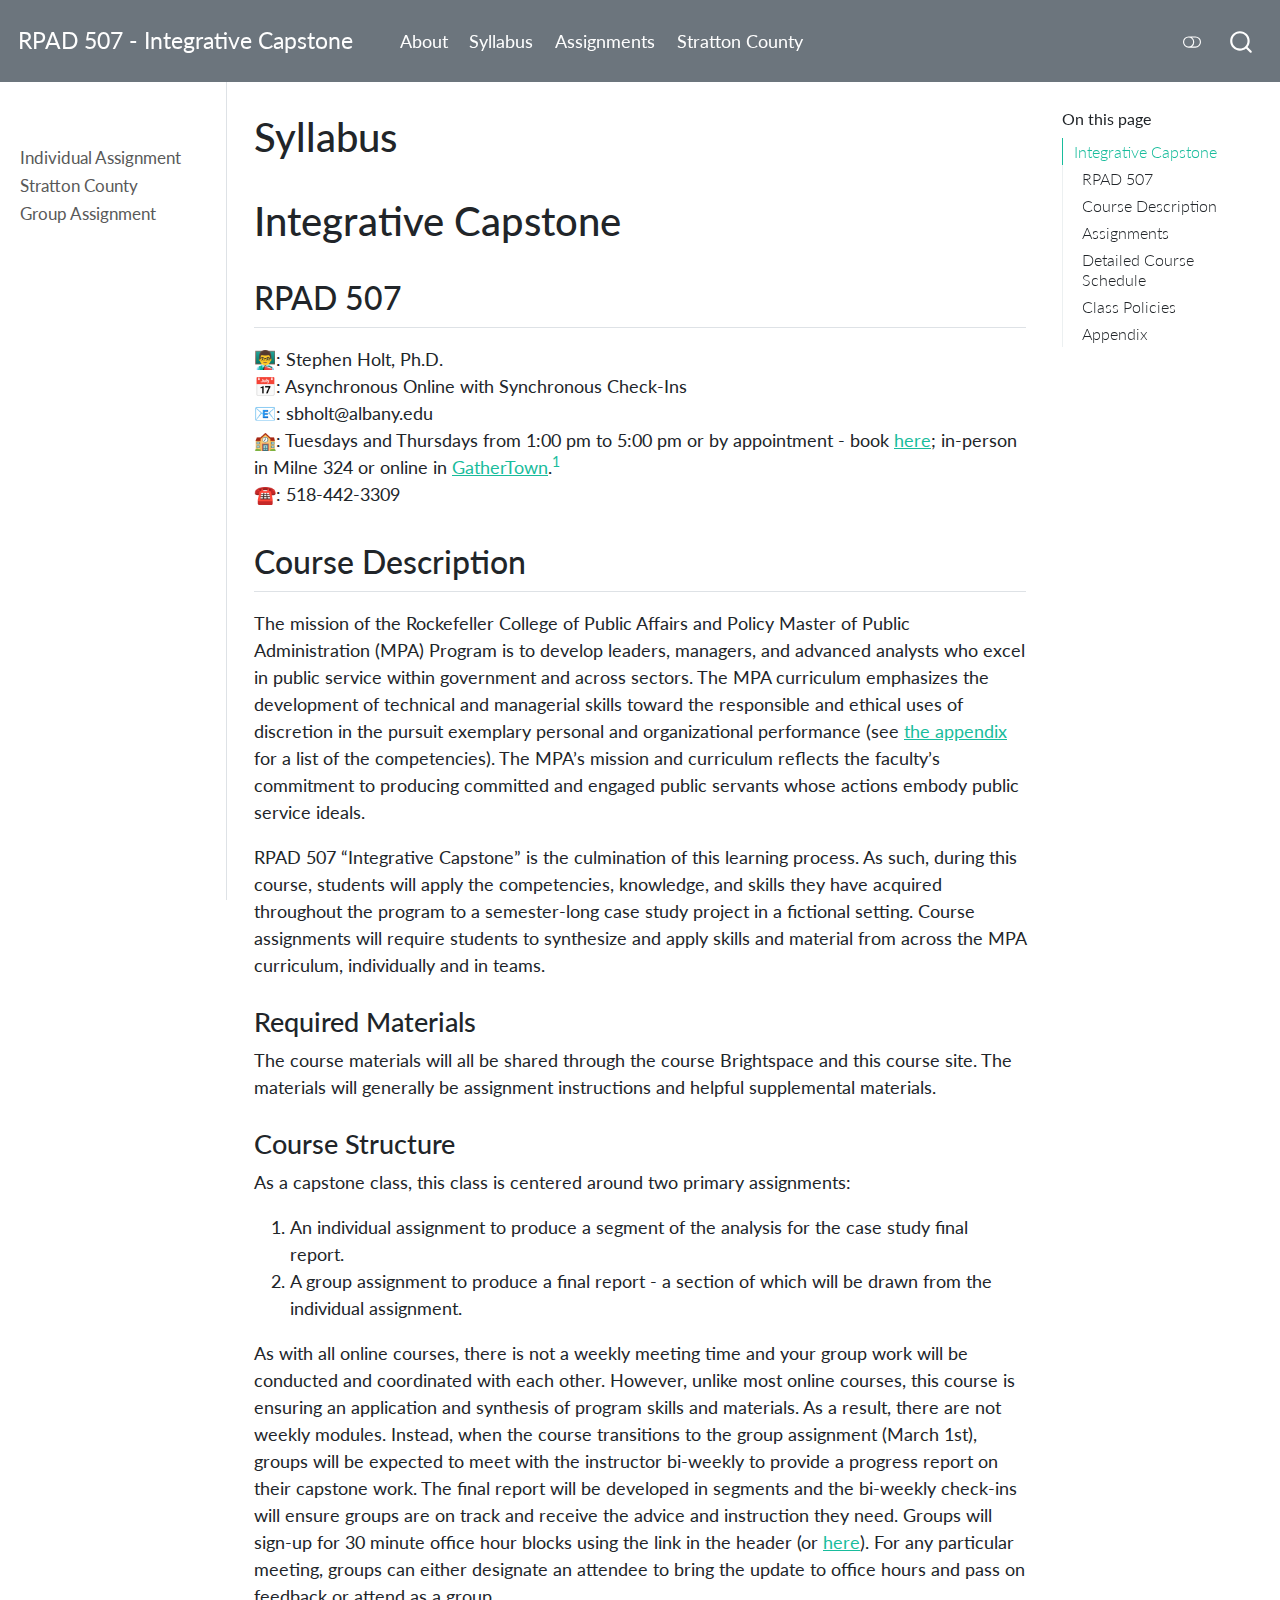
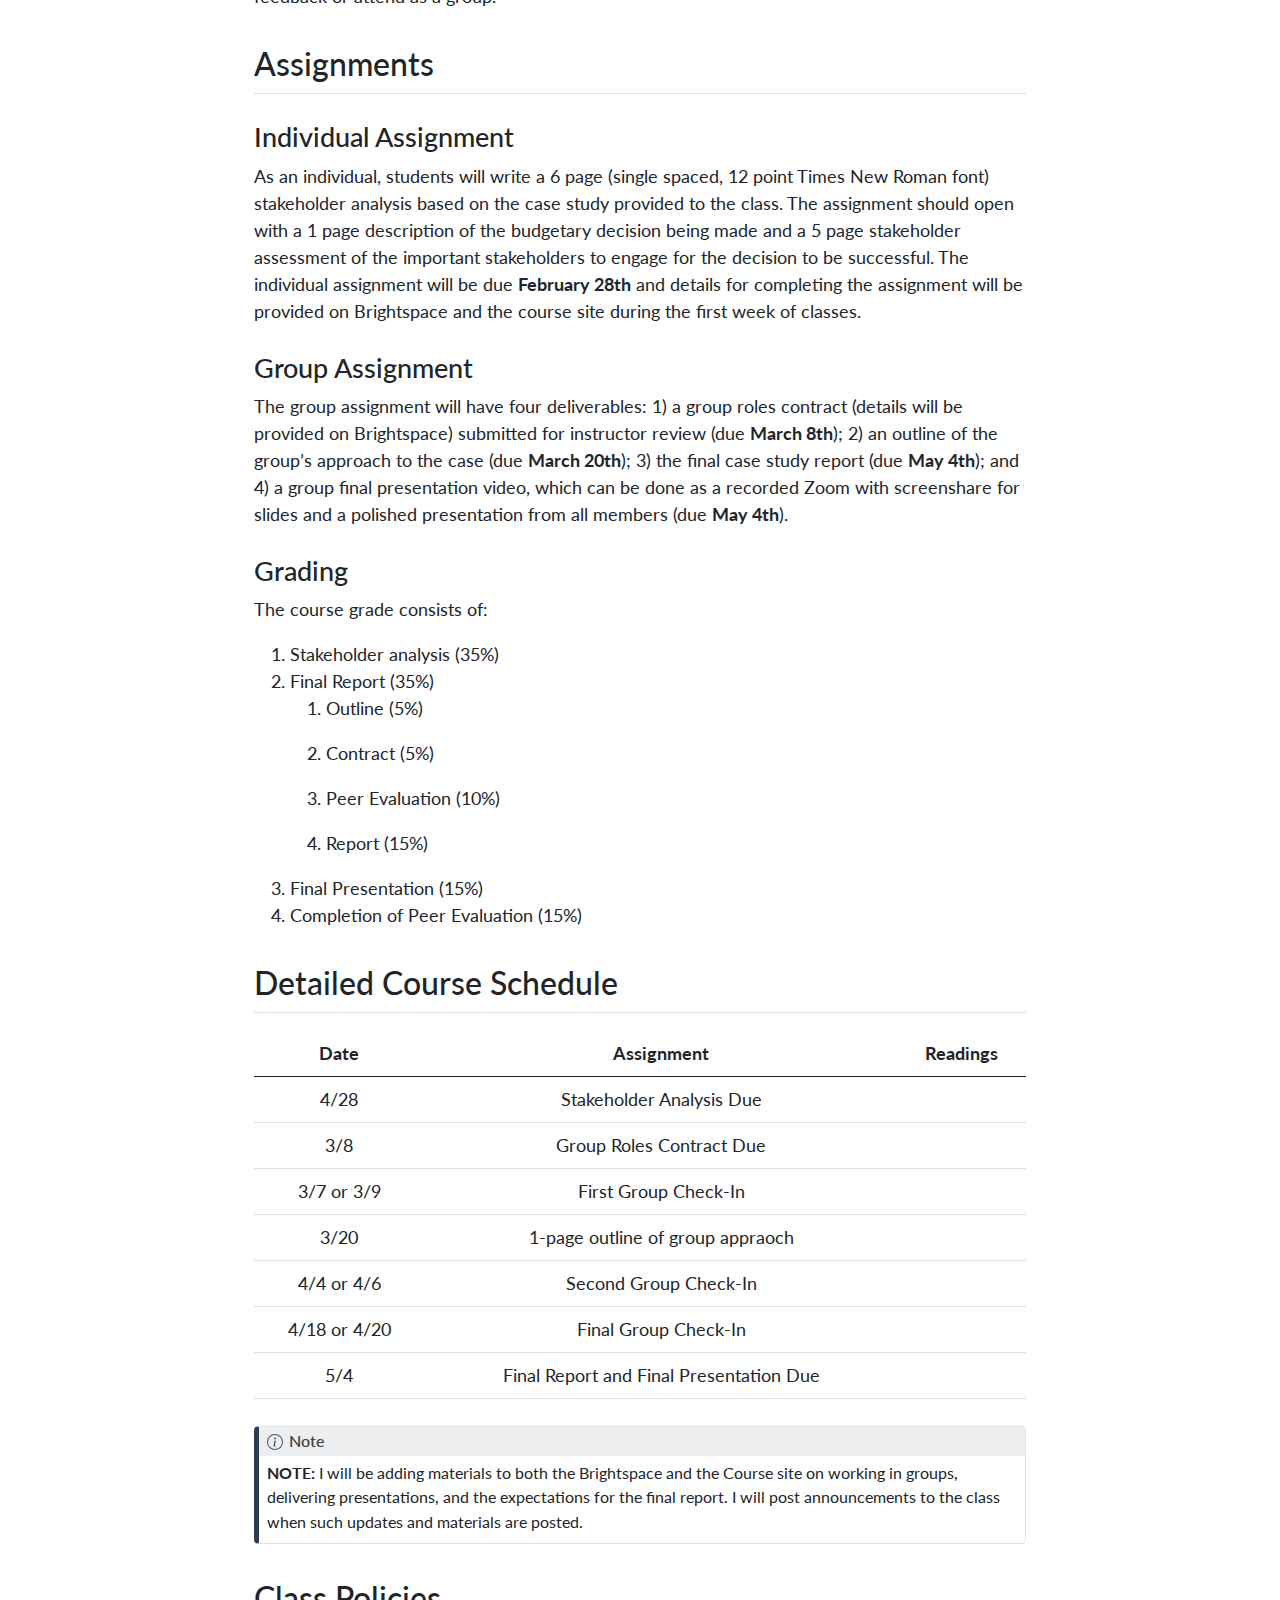
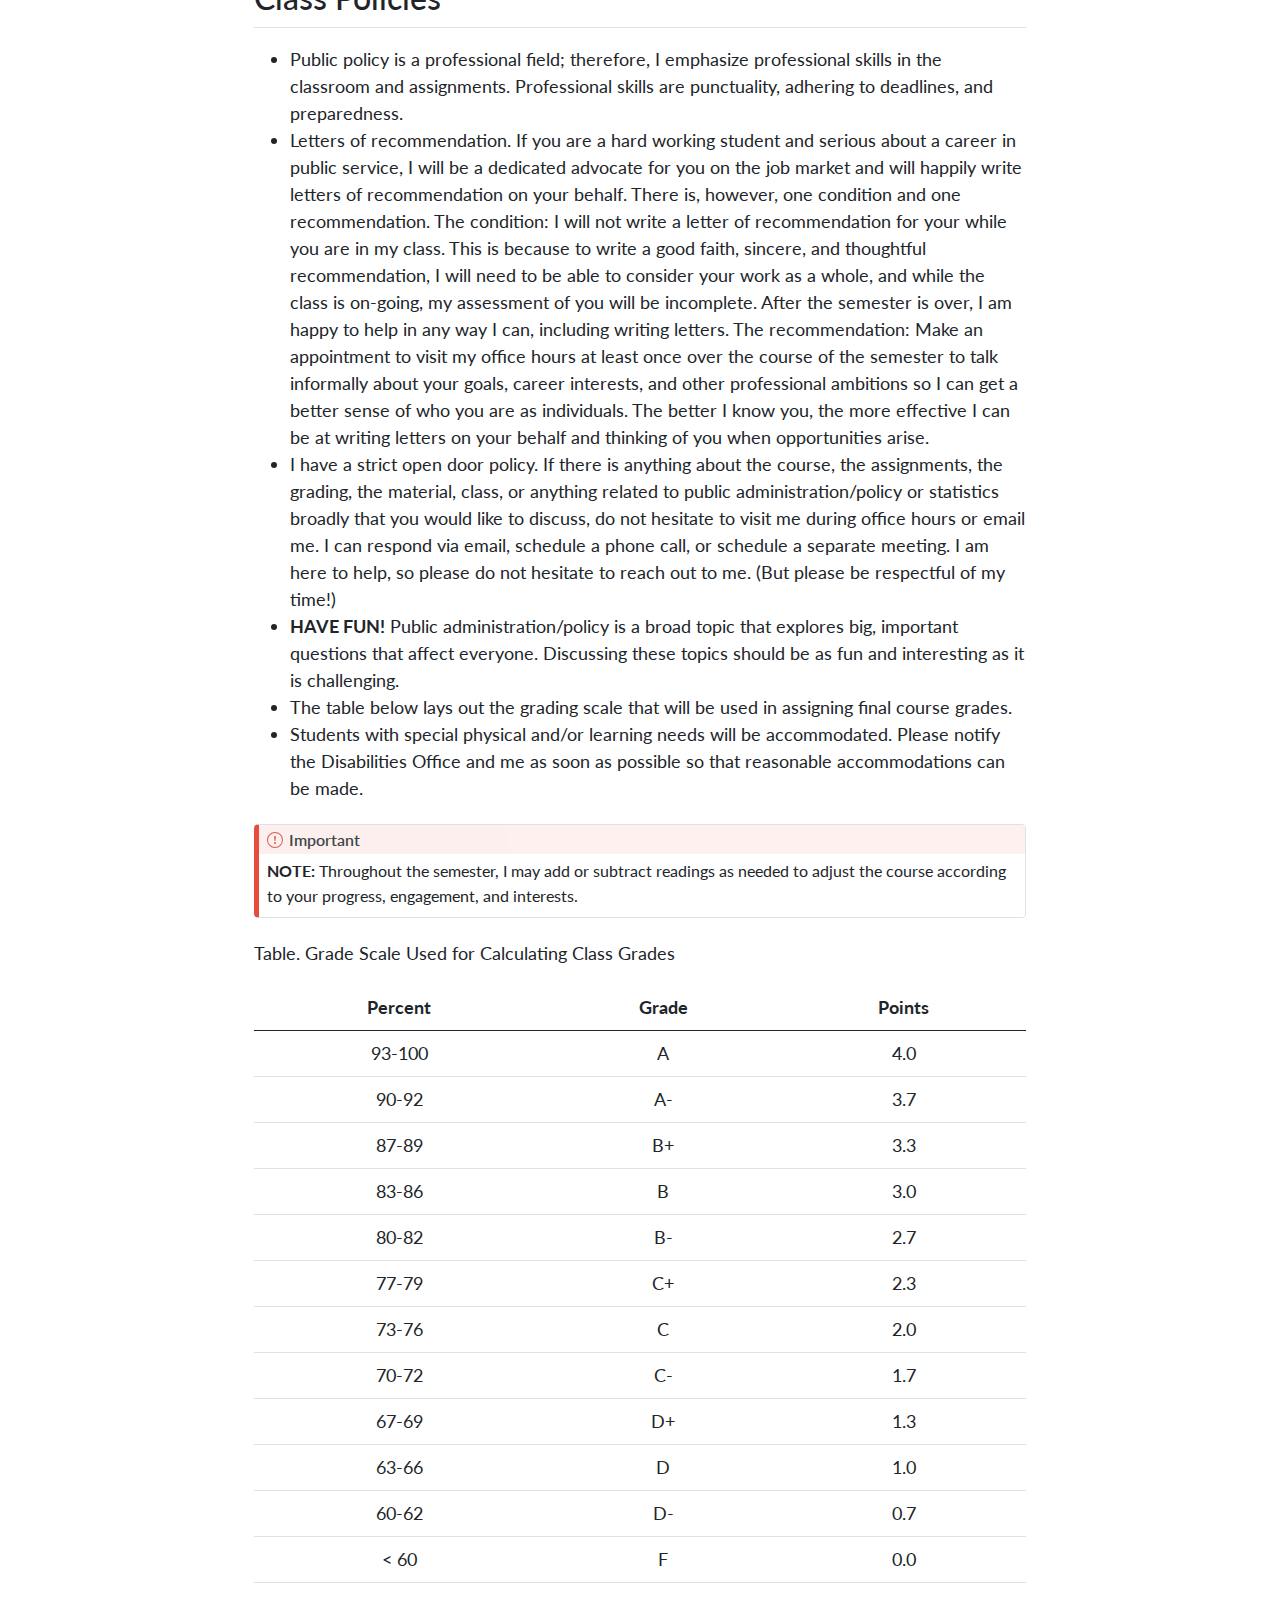
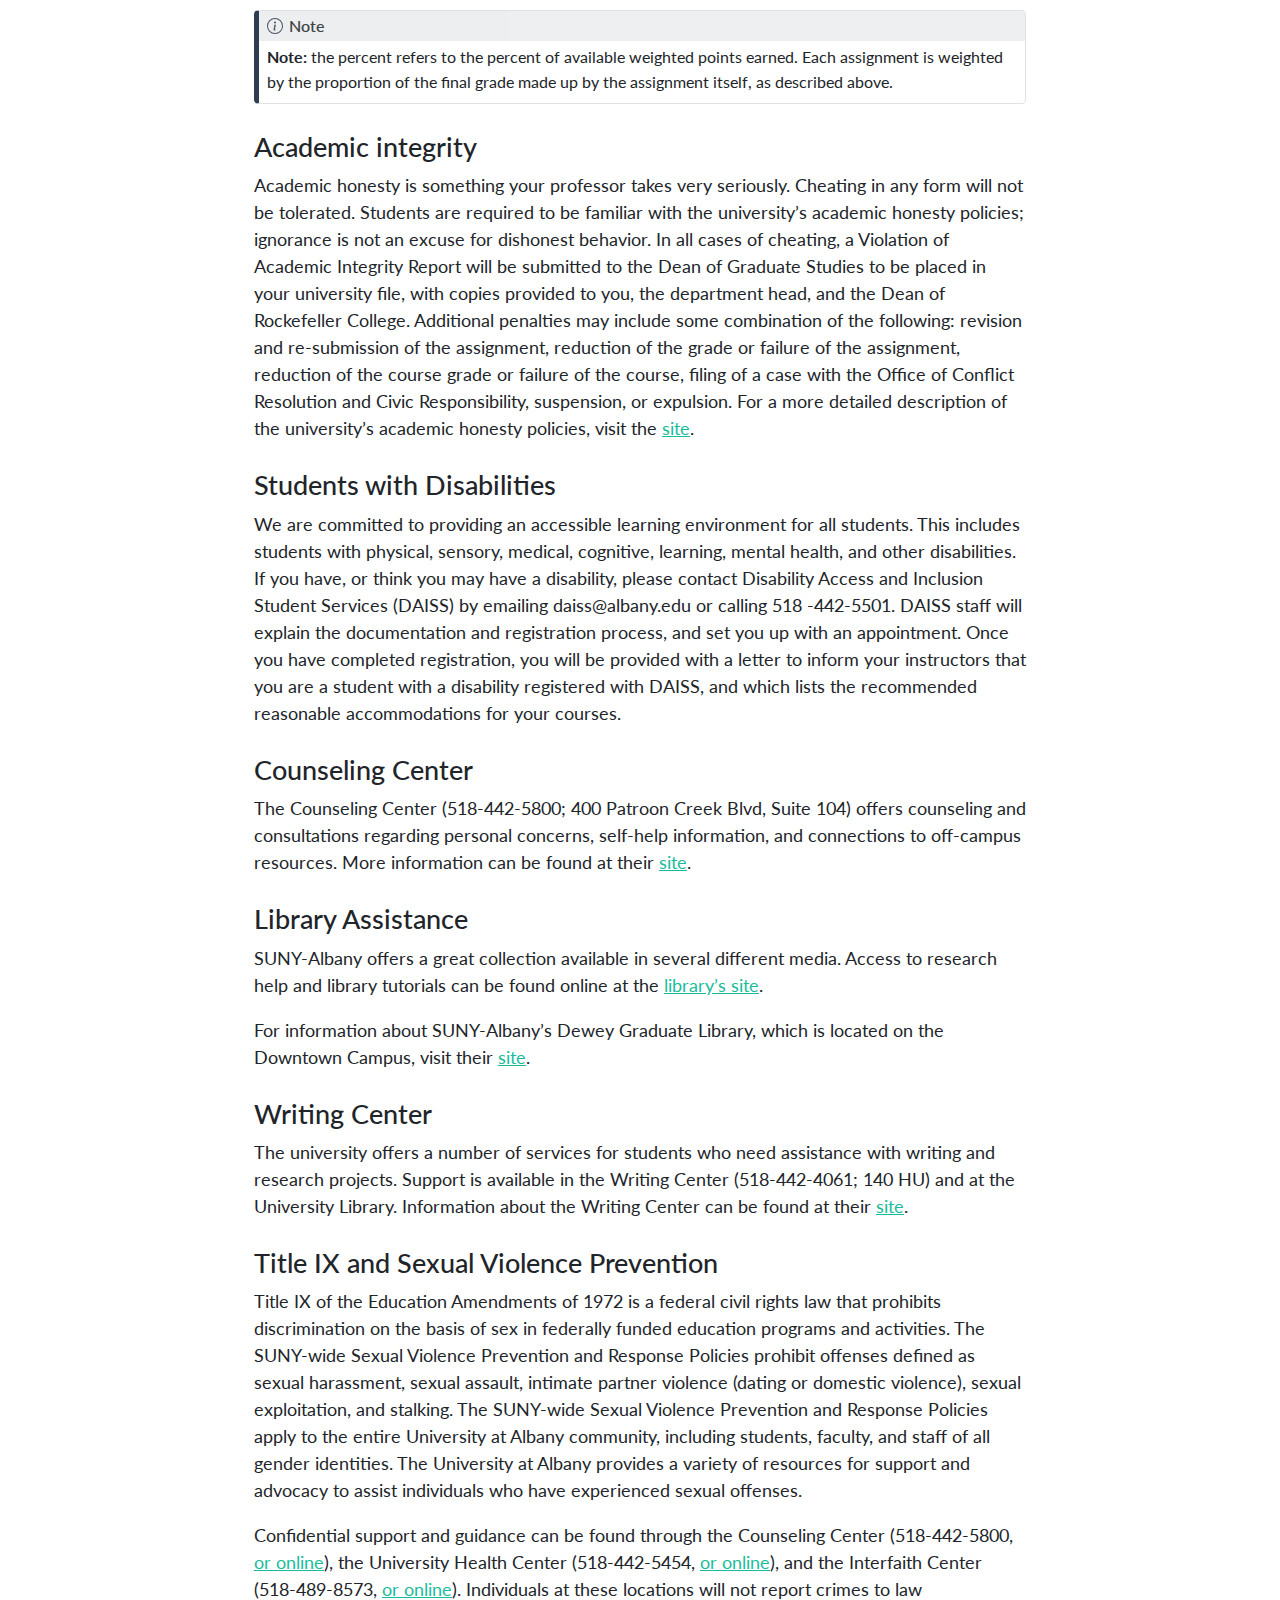
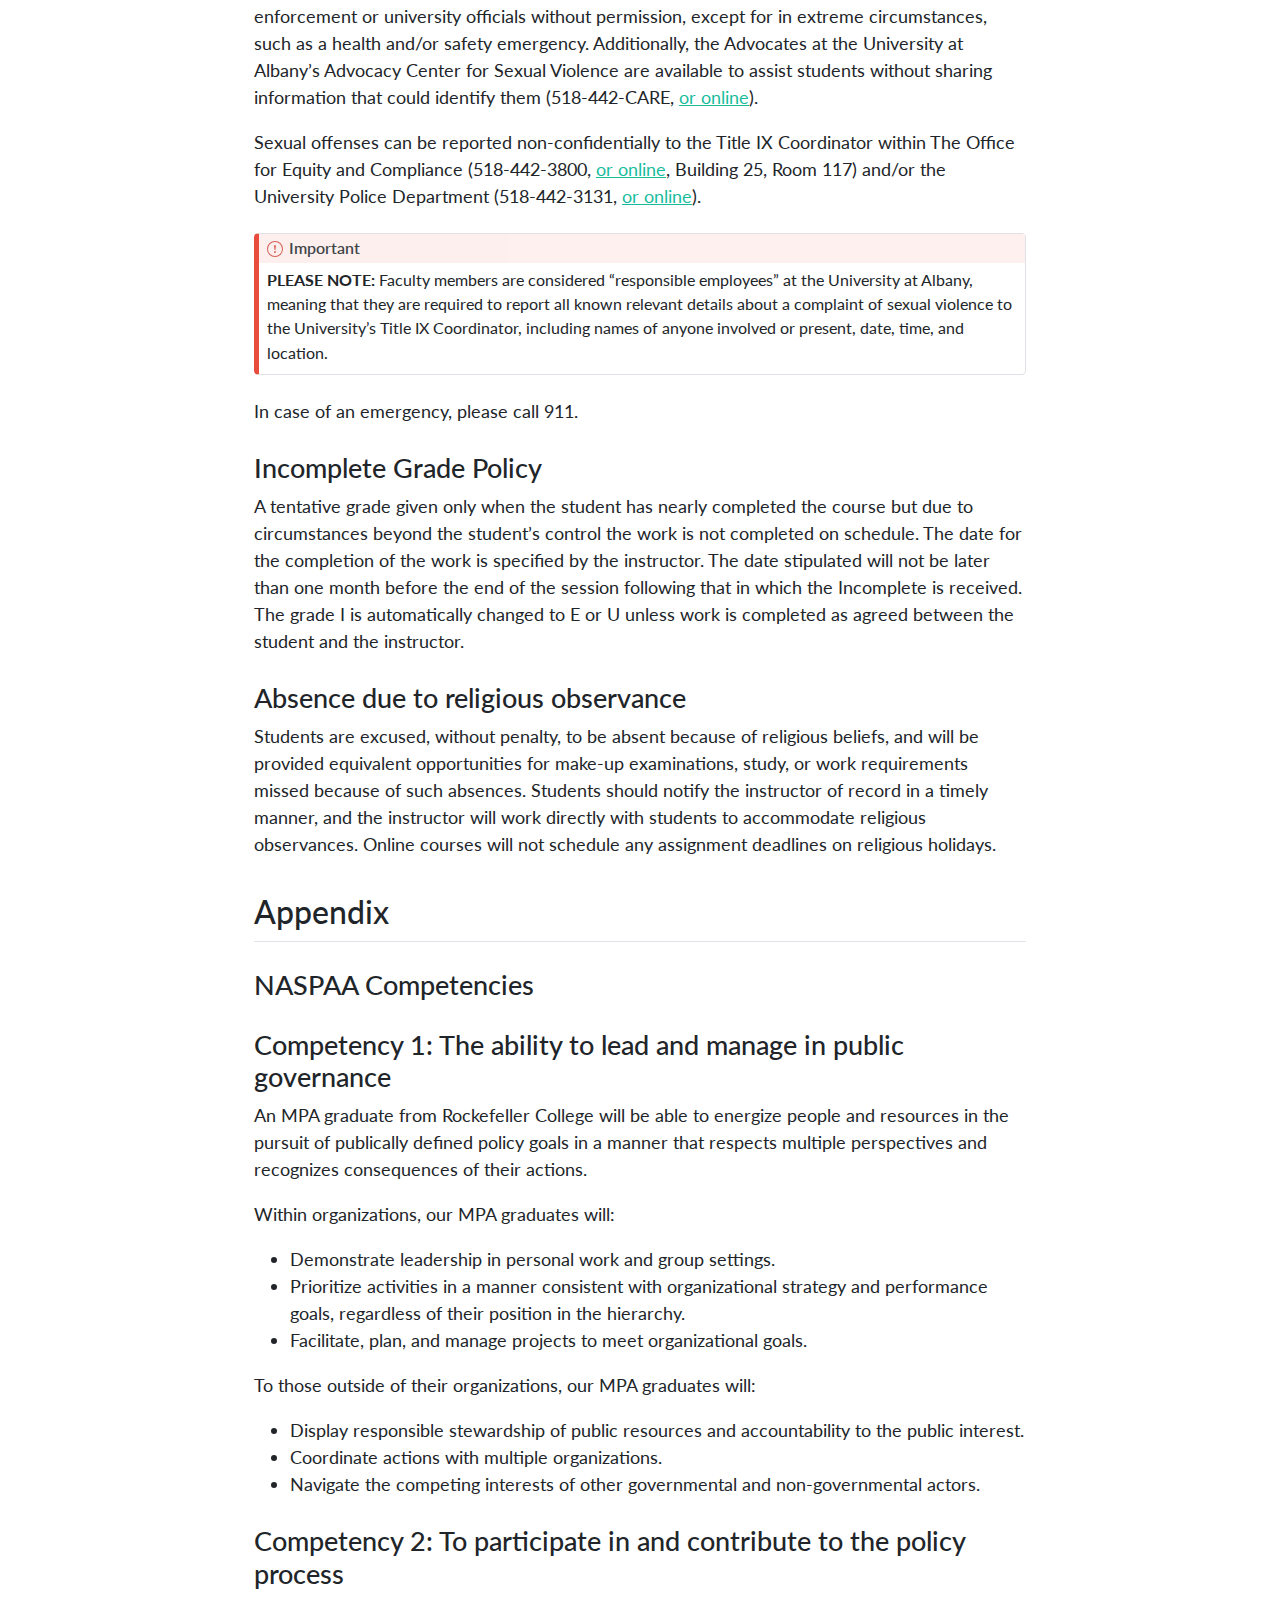
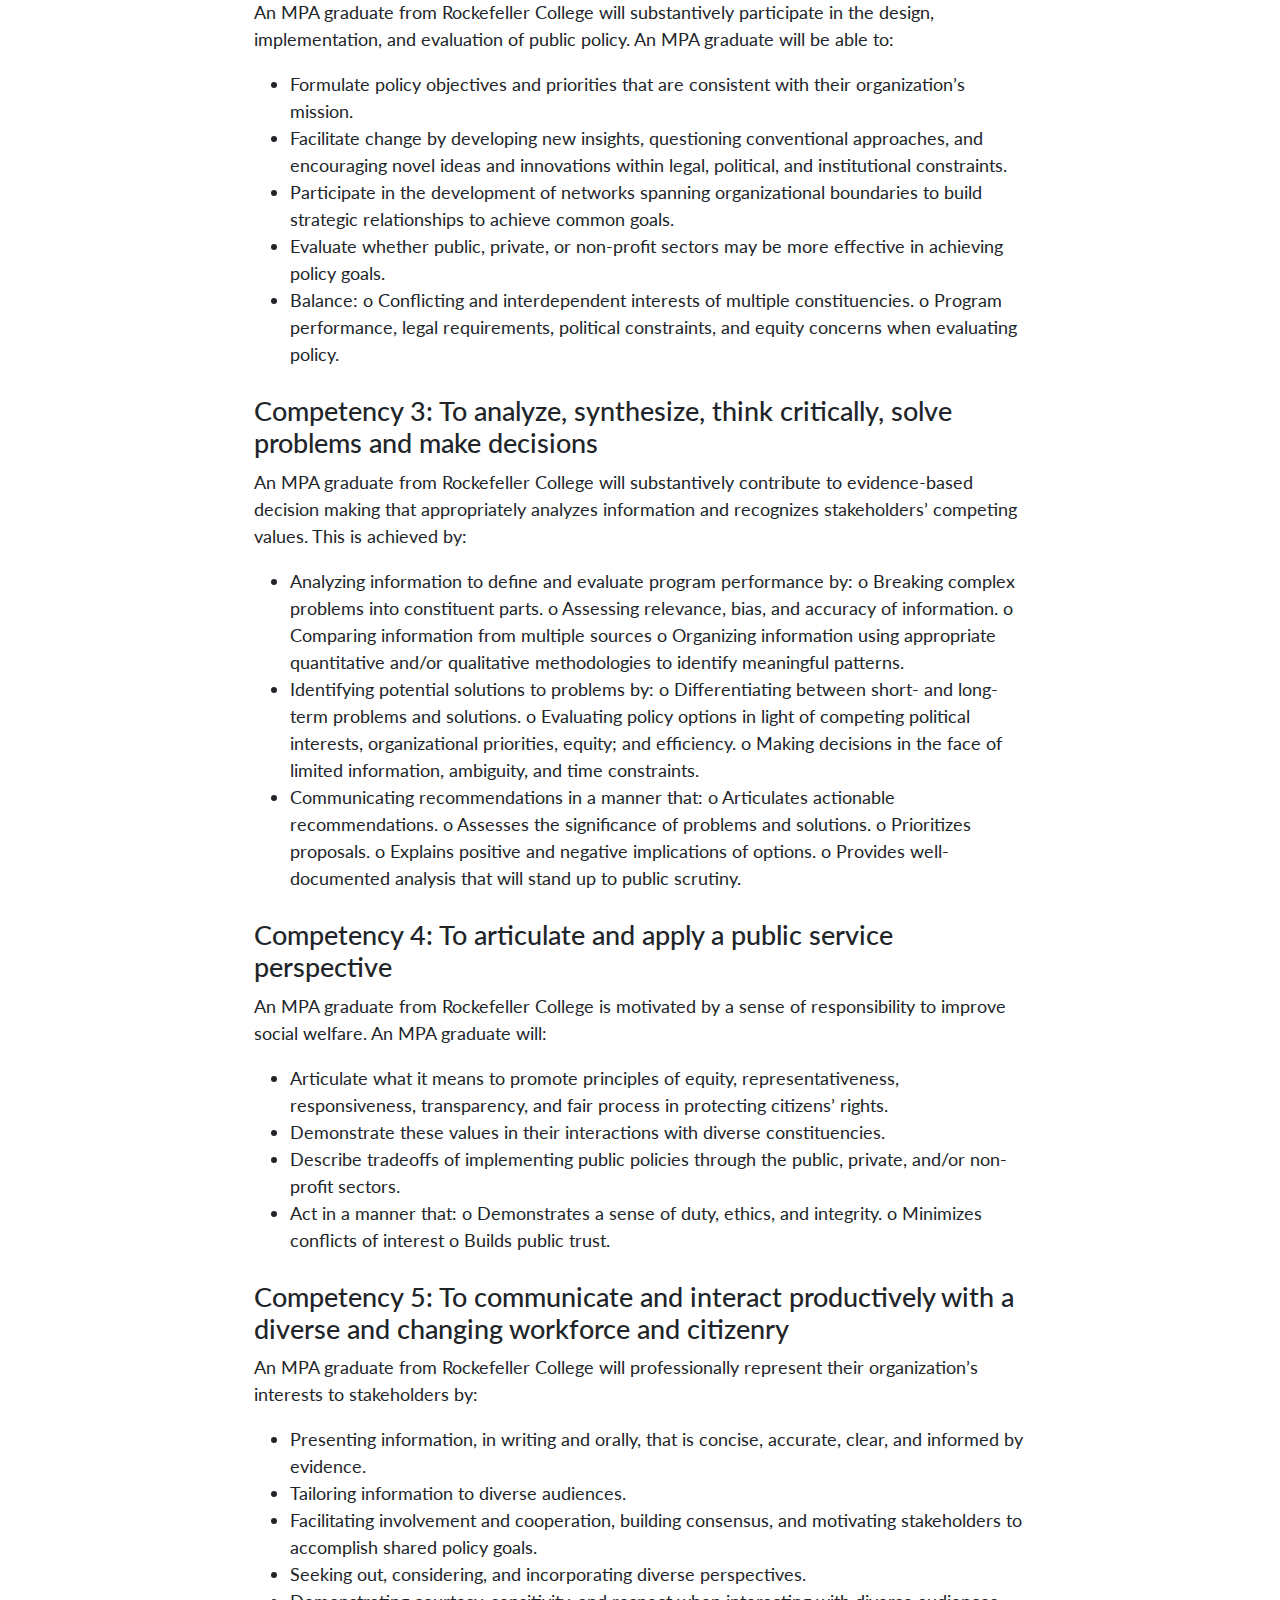
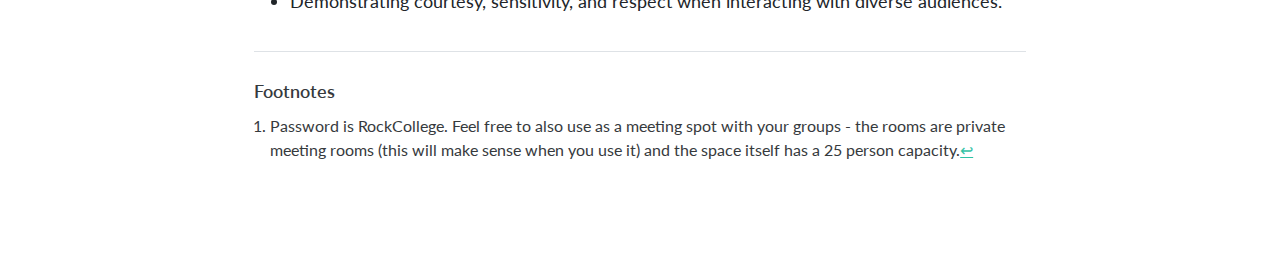
<file: docs/syllabus507.html>
<!DOCTYPE html>
<html xmlns="http://www.w3.org/1999/xhtml" lang="en" xml:lang="en"><head>

<meta charset="utf-8">
<meta name="generator" content="quarto-1.2.269">

<meta name="viewport" content="width=device-width, initial-scale=1.0, user-scalable=yes">


<title>RPAD 507 - Integrative Capstone - Syllabus</title>
<style>
code{white-space: pre-wrap;}
span.smallcaps{font-variant: small-caps;}
div.columns{display: flex; gap: min(4vw, 1.5em);}
div.column{flex: auto; overflow-x: auto;}
div.hanging-indent{margin-left: 1.5em; text-indent: -1.5em;}
ul.task-list{list-style: none;}
ul.task-list li input[type="checkbox"] {
  width: 0.8em;
  margin: 0 0.8em 0.2em -1.6em;
  vertical-align: middle;
}
</style>


<script src="site_libs/quarto-nav/quarto-nav.js"></script>
<script src="site_libs/quarto-nav/headroom.min.js"></script>
<script src="site_libs/clipboard/clipboard.min.js"></script>
<script src="site_libs/quarto-search/autocomplete.umd.js"></script>
<script src="site_libs/quarto-search/fuse.min.js"></script>
<script src="site_libs/quarto-search/quarto-search.js"></script>
<meta name="quarto:offset" content="./">
<script src="site_libs/quarto-html/quarto.js"></script>
<script src="site_libs/quarto-html/popper.min.js"></script>
<script src="site_libs/quarto-html/tippy.umd.min.js"></script>
<script src="site_libs/quarto-html/anchor.min.js"></script>
<link href="site_libs/quarto-html/tippy.css" rel="stylesheet">
<link href="site_libs/quarto-html/quarto-syntax-highlighting.css" rel="stylesheet" class="quarto-color-scheme" id="quarto-text-highlighting-styles">
<link href="site_libs/quarto-html/quarto-syntax-highlighting-dark.css" rel="prefetch" class="quarto-color-scheme quarto-color-alternate" id="quarto-text-highlighting-styles">
<script src="site_libs/bootstrap/bootstrap.min.js"></script>
<link href="site_libs/bootstrap/bootstrap-icons.css" rel="stylesheet">
<link href="site_libs/bootstrap/bootstrap.min.css" rel="stylesheet" class="quarto-color-scheme" id="quarto-bootstrap" data-mode="light">
<link href="site_libs/bootstrap/bootstrap-dark.min.css" rel="prefetch" class="quarto-color-scheme quarto-color-alternate" id="quarto-bootstrap" data-mode="dark">
<script id="quarto-search-options" type="application/json">{
  "location": "navbar",
  "copy-button": false,
  "collapse-after": 3,
  "panel-placement": "end",
  "type": "overlay",
  "limit": 20,
  "language": {
    "search-no-results-text": "No results",
    "search-matching-documents-text": "matching documents",
    "search-copy-link-title": "Copy link to search",
    "search-hide-matches-text": "Hide additional matches",
    "search-more-match-text": "more match in this document",
    "search-more-matches-text": "more matches in this document",
    "search-clear-button-title": "Clear",
    "search-detached-cancel-button-title": "Cancel",
    "search-submit-button-title": "Submit"
  }
}</script>


<link rel="stylesheet" href="styles.css">
</head>

<body class="nav-sidebar docked nav-fixed">

<div id="quarto-search-results"></div>
  <header id="quarto-header" class="headroom fixed-top">
    <nav class="navbar navbar-expand-lg navbar-dark ">
      <div class="navbar-container container-fluid">
      <div class="navbar-brand-container">
    <a class="navbar-brand" href="./index.html">
    <span class="navbar-title">RPAD 507 - Integrative Capstone</span>
    </a>
  </div>
          <button class="navbar-toggler" type="button" data-bs-toggle="collapse" data-bs-target="#navbarCollapse" aria-controls="navbarCollapse" aria-expanded="false" aria-label="Toggle navigation" onclick="if (window.quartoToggleHeadroom) { window.quartoToggleHeadroom(); }">
  <span class="navbar-toggler-icon"></span>
</button>
          <div class="collapse navbar-collapse" id="navbarCollapse">
            <ul class="navbar-nav navbar-nav-scroll me-auto">
  <li class="nav-item">
    <a class="nav-link" href="./index.html">
 <span class="menu-text">About</span></a>
  </li>  
  <li class="nav-item">
    <a class="nav-link active" href="./syllabus507.html" aria-current="page">
 <span class="menu-text">Syllabus</span></a>
  </li>  
  <li class="nav-item">
    <a class="nav-link" href="./assignments.html">
 <span class="menu-text">Assignments</span></a>
  </li>  
  <li class="nav-item">
    <a class="nav-link" href="./stratton.html">
 <span class="menu-text">Stratton County</span></a>
  </li>  
</ul>
              <div class="quarto-toggle-container">
                  <a href="" class="quarto-color-scheme-toggle nav-link" onclick="window.quartoToggleColorScheme(); return false;" title="Toggle dark mode"><i class="bi"></i></a>
              </div>
              <div id="quarto-search" class="" title="Search"></div>
          </div> <!-- /navcollapse -->
      </div> <!-- /container-fluid -->
    </nav>
  <nav class="quarto-secondary-nav" data-bs-toggle="collapse" data-bs-target="#quarto-sidebar" aria-controls="quarto-sidebar" aria-expanded="false" aria-label="Toggle sidebar navigation" onclick="if (window.quartoToggleHeadroom) { window.quartoToggleHeadroom(); }">
    <div class="container-fluid d-flex justify-content-between">
      <h1 class="quarto-secondary-nav-title">Syllabus</h1>
      <button type="button" class="quarto-btn-toggle btn" aria-label="Show secondary navigation">
        <i class="bi bi-chevron-right"></i>
      </button>
    </div>
  </nav>
</header>
<!-- content -->
<div id="quarto-content" class="quarto-container page-columns page-rows-contents page-layout-article page-navbar">
<!-- sidebar -->
  <nav id="quarto-sidebar" class="sidebar collapse sidebar-navigation docked overflow-auto">
      <div class="mt-2 flex-shrink-0 align-items-center">
        <div class="sidebar-search">
        <div id="quarto-search" class="" title="Search"></div>
        </div>
      </div>
    <div class="sidebar-menu-container"> 
    <ul class="list-unstyled mt-1">
        <li class="sidebar-item">
  <div class="sidebar-item-container"> 
  <a href="./individual.html" class="sidebar-item-text sidebar-link">Individual Assignment</a>
  </div>
</li>
        <li class="sidebar-item">
  <div class="sidebar-item-container"> 
  <a href="./stratton.html" class="sidebar-item-text sidebar-link">Stratton County</a>
  </div>
</li>
        <li class="sidebar-item">
  <div class="sidebar-item-container"> 
  <a href="./group.html" class="sidebar-item-text sidebar-link">Group Assignment</a>
  </div>
</li>
    </ul>
    </div>
</nav>
<!-- margin-sidebar -->
    <div id="quarto-margin-sidebar" class="sidebar margin-sidebar">
        <nav id="TOC" role="doc-toc" class="toc-active">
    <h2 id="toc-title">On this page</h2>
   
  <ul>
  <li><a href="#integrative-capstone" id="toc-integrative-capstone" class="nav-link active" data-scroll-target="#integrative-capstone">Integrative Capstone</a>
  <ul class="collapse">
  <li><a href="#rpad-507" id="toc-rpad-507" class="nav-link" data-scroll-target="#rpad-507">RPAD 507</a></li>
  <li><a href="#course-description" id="toc-course-description" class="nav-link" data-scroll-target="#course-description">Course Description</a>
  <ul class="collapse">
  <li><a href="#required-materials" id="toc-required-materials" class="nav-link" data-scroll-target="#required-materials">Required Materials</a></li>
  <li><a href="#course-structure" id="toc-course-structure" class="nav-link" data-scroll-target="#course-structure">Course Structure</a></li>
  </ul></li>
  <li><a href="#assignments" id="toc-assignments" class="nav-link" data-scroll-target="#assignments">Assignments</a>
  <ul class="collapse">
  <li><a href="#individual-assignment" id="toc-individual-assignment" class="nav-link" data-scroll-target="#individual-assignment">Individual Assignment</a></li>
  <li><a href="#group-assignment" id="toc-group-assignment" class="nav-link" data-scroll-target="#group-assignment">Group Assignment</a></li>
  <li><a href="#grading" id="toc-grading" class="nav-link" data-scroll-target="#grading">Grading</a></li>
  </ul></li>
  <li><a href="#detailed-course-schedule" id="toc-detailed-course-schedule" class="nav-link" data-scroll-target="#detailed-course-schedule">Detailed Course Schedule</a></li>
  <li><a href="#class-policies" id="toc-class-policies" class="nav-link" data-scroll-target="#class-policies">Class Policies</a>
  <ul class="collapse">
  <li><a href="#academic-integrity" id="toc-academic-integrity" class="nav-link" data-scroll-target="#academic-integrity">Academic integrity</a></li>
  <li><a href="#students-with-disabilities" id="toc-students-with-disabilities" class="nav-link" data-scroll-target="#students-with-disabilities">Students with Disabilities</a></li>
  <li><a href="#counseling-center" id="toc-counseling-center" class="nav-link" data-scroll-target="#counseling-center">Counseling Center</a></li>
  <li><a href="#library-assistance" id="toc-library-assistance" class="nav-link" data-scroll-target="#library-assistance">Library Assistance</a></li>
  <li><a href="#writing-center" id="toc-writing-center" class="nav-link" data-scroll-target="#writing-center">Writing Center</a></li>
  <li><a href="#title-ix-and-sexual-violence-prevention" id="toc-title-ix-and-sexual-violence-prevention" class="nav-link" data-scroll-target="#title-ix-and-sexual-violence-prevention">Title IX and Sexual Violence Prevention</a></li>
  <li><a href="#incomplete-grade-policy" id="toc-incomplete-grade-policy" class="nav-link" data-scroll-target="#incomplete-grade-policy">Incomplete Grade Policy</a></li>
  <li><a href="#absence-due-to-religious-observance" id="toc-absence-due-to-religious-observance" class="nav-link" data-scroll-target="#absence-due-to-religious-observance">Absence due to religious observance</a></li>
  </ul></li>
  <li><a href="#appendix" id="toc-appendix" class="nav-link" data-scroll-target="#appendix">Appendix</a>
  <ul class="collapse">
  <li><a href="#naspaa-competencies" id="toc-naspaa-competencies" class="nav-link" data-scroll-target="#naspaa-competencies">NASPAA Competencies</a></li>
  <li><a href="#competency-1-the-ability-to-lead-and-manage-in-public-governance" id="toc-competency-1-the-ability-to-lead-and-manage-in-public-governance" class="nav-link" data-scroll-target="#competency-1-the-ability-to-lead-and-manage-in-public-governance">Competency 1: The ability to lead and manage in public governance</a></li>
  <li><a href="#competency-2-to-participate-in-and-contribute-to-the-policy-process" id="toc-competency-2-to-participate-in-and-contribute-to-the-policy-process" class="nav-link" data-scroll-target="#competency-2-to-participate-in-and-contribute-to-the-policy-process">Competency 2: To participate in and contribute to the policy process</a></li>
  <li><a href="#competency-3-to-analyze-synthesize-think-critically-solve-problems-and-make-decisions" id="toc-competency-3-to-analyze-synthesize-think-critically-solve-problems-and-make-decisions" class="nav-link" data-scroll-target="#competency-3-to-analyze-synthesize-think-critically-solve-problems-and-make-decisions">Competency 3: To analyze, synthesize, think critically, solve problems and make decisions</a></li>
  <li><a href="#competency-4-to-articulate-and-apply-a-public-service-perspective" id="toc-competency-4-to-articulate-and-apply-a-public-service-perspective" class="nav-link" data-scroll-target="#competency-4-to-articulate-and-apply-a-public-service-perspective">Competency 4: To articulate and apply a public service perspective</a></li>
  <li><a href="#competency-5-to-communicate-and-interact-productively-with-a-diverse-and-changing-workforce-and-citizenry" id="toc-competency-5-to-communicate-and-interact-productively-with-a-diverse-and-changing-workforce-and-citizenry" class="nav-link" data-scroll-target="#competency-5-to-communicate-and-interact-productively-with-a-diverse-and-changing-workforce-and-citizenry">Competency 5: To communicate and interact productively with a diverse and changing workforce and citizenry</a></li>
  </ul></li>
  </ul></li>
  </ul>
</nav>
    </div>
<!-- main -->
<main class="content" id="quarto-document-content">

<header id="title-block-header" class="quarto-title-block default">
<div class="quarto-title">
<h1 class="title d-none d-lg-block">Syllabus</h1>
</div>



<div class="quarto-title-meta">

    
  
    
  </div>
  

</header>

<section id="integrative-capstone" class="level1">
<h1>Integrative Capstone</h1>
<section id="rpad-507" class="level2">
<h2 class="anchored" data-anchor-id="rpad-507">RPAD 507</h2>
<p>👨‍🏫: Stephen Holt, Ph.D.<br>
📅: Asynchronous Online with Synchronous Check-Ins<br>
📧: sbholt@albany.edu<br>
🏫: Tuesdays and Thursdays from 1:00 pm to 5:00 pm or by appointment - book <a href="https://calendly.com/sbholt/30min">here</a>; in-person in Milne 324 or online in <a href="https://app.gather.town/app/REBbcSYb3BTtxRhY/ussalbany">GatherTown</a>.<a href="#fn1" class="footnote-ref" id="fnref1" role="doc-noteref"><sup>1</sup></a><br>
☎️: 518-442-3309</p>
</section>
<section id="course-description" class="level2">
<h2 class="anchored" data-anchor-id="course-description">Course Description</h2>
<p>The mission of the Rockefeller College of Public Affairs and Policy Master of Public Administration (MPA) Program is to develop leaders, managers, and advanced analysts who excel in public service within government and across sectors. The MPA curriculum emphasizes the development of technical and managerial skills toward the responsible and ethical uses of discretion in the pursuit exemplary personal and organizational performance (see <a href="./syllabus507.html#appendix">the appendix</a> for a list of the competencies). The MPA’s mission and curriculum reflects the faculty’s commitment to producing committed and engaged public servants whose actions embody public service ideals.</p>
<p>RPAD 507 “Integrative Capstone” is the culmination of this learning process. As such, during this course, students will apply the competencies, knowledge, and skills they have acquired throughout the program to a semester-long case study project in a fictional setting. Course assignments will require students to synthesize and apply skills and material from across the MPA curriculum, individually and in teams.</p>
<section id="required-materials" class="level3">
<h3 class="anchored" data-anchor-id="required-materials">Required Materials</h3>
<p>The course materials will all be shared through the course Brightspace and this course site. The materials will generally be assignment instructions and helpful supplemental materials.</p>
</section>
<section id="course-structure" class="level3">
<h3 class="anchored" data-anchor-id="course-structure">Course Structure</h3>
<p>As a capstone class, this class is centered around two primary assignments:</p>
<ol type="1">
<li>An individual assignment to produce a segment of the analysis for the case study final report.</li>
<li>A group assignment to produce a final report - a section of which will be drawn from the individual assignment.</li>
</ol>
<p>As with all online courses, there is not a weekly meeting time and your group work will be conducted and coordinated with each other. However, unlike most online courses, this course is ensuring an application and synthesis of program skills and materials. As a result, there are not weekly modules. Instead, when the course transitions to the group assignment (March 1st), groups will be expected to meet with the instructor bi-weekly to provide a progress report on their capstone work. The final report will be developed in segments and the bi-weekly check-ins will ensure groups are on track and receive the advice and instruction they need. Groups will sign-up for 30 minute office hour blocks using the link in the header (or <a href="https://calendly.com/sbholt/30min">here</a>). For any particular meeting, groups can either designate an attendee to bring the update to office hours and pass on feedback or attend as a group.</p>
</section>
</section>
<section id="assignments" class="level2">
<h2 class="anchored" data-anchor-id="assignments">Assignments</h2>
<section id="individual-assignment" class="level3">
<h3 class="anchored" data-anchor-id="individual-assignment">Individual Assignment</h3>
<p>As an individual, students will write a 6 page (single spaced, 12 point Times New Roman font) stakeholder analysis based on the case study provided to the class. The assignment should open with a 1 page description of the budgetary decision being made and a 5 page stakeholder assessment of the important stakeholders to engage for the decision to be successful. The individual assignment will be due <strong>February 28th</strong> and details for completing the assignment will be provided on Brightspace and the course site during the first week of classes.</p>
</section>
<section id="group-assignment" class="level3">
<h3 class="anchored" data-anchor-id="group-assignment">Group Assignment</h3>
<p>The group assignment will have four deliverables: 1) a group roles contract (details will be provided on Brightspace) submitted for instructor review (due <strong>March 8th</strong>); 2) an outline of the group’s approach to the case (due <strong>March 20th</strong>); 3) the final case study report (due <strong>May 4th</strong>); and 4) a group final presentation video, which can be done as a recorded Zoom with screenshare for slides and a polished presentation from all members (due <strong>May 4th</strong>).</p>
</section>
<section id="grading" class="level3">
<h3 class="anchored" data-anchor-id="grading">Grading</h3>
<p>The course grade consists of:</p>
<ol type="1">
<li>Stakeholder analysis (35%)</li>
<li>Final Report (35%)
<ol type="1">
<li><p>Outline (5%)</p></li>
<li><p>Contract (5%)</p></li>
<li><p>Peer Evaluation (10%)</p></li>
<li><p>Report (15%)</p></li>
</ol></li>
<li>Final Presentation (15%)</li>
<li>Completion of Peer Evaluation (15%)</li>
</ol>
</section>
</section>
<section id="detailed-course-schedule" class="level2">
<h2 class="anchored" data-anchor-id="detailed-course-schedule">Detailed Course Schedule</h2>
<table class="table">
<thead>
<tr class="header">
<th style="text-align: center;">Date</th>
<th style="text-align: center;">Assignment</th>
<th style="text-align: center;">Readings</th>
</tr>
</thead>
<tbody>
<tr class="odd">
<td style="text-align: center;">4/28</td>
<td style="text-align: center;">Stakeholder Analysis Due</td>
<td style="text-align: center;"></td>
</tr>
<tr class="even">
<td style="text-align: center;">3/8</td>
<td style="text-align: center;">Group Roles Contract Due</td>
<td style="text-align: center;"></td>
</tr>
<tr class="odd">
<td style="text-align: center;">3/7 or 3/9</td>
<td style="text-align: center;">First Group Check-In</td>
<td style="text-align: center;"></td>
</tr>
<tr class="even">
<td style="text-align: center;">3/20</td>
<td style="text-align: center;">1-page outline of group appraoch</td>
<td style="text-align: center;"></td>
</tr>
<tr class="odd">
<td style="text-align: center;">4/4 or 4/6</td>
<td style="text-align: center;">Second Group Check-In</td>
<td style="text-align: center;"></td>
</tr>
<tr class="even">
<td style="text-align: center;">4/18 or 4/20</td>
<td style="text-align: center;">Final Group Check-In</td>
<td style="text-align: center;"></td>
</tr>
<tr class="odd">
<td style="text-align: center;">5/4</td>
<td style="text-align: center;">Final Report and Final Presentation Due</td>
<td style="text-align: center;"></td>
</tr>
</tbody>
</table>
<div class="callout-note callout callout-style-default callout-captioned">
<div class="callout-header d-flex align-content-center">
<div class="callout-icon-container">
<i class="callout-icon"></i>
</div>
<div class="callout-caption-container flex-fill">
Note
</div>
</div>
<div class="callout-body-container callout-body">
<p><strong>NOTE:</strong> I will be adding materials to both the Brightspace and the Course site on working in groups, delivering presentations, and the expectations for the final report. I will post announcements to the class when such updates and materials are posted.</p>
</div>
</div>
</section>
<section id="class-policies" class="level2">
<h2 class="anchored" data-anchor-id="class-policies">Class Policies</h2>
<ul>
<li>Public policy is a professional field; therefore, I emphasize professional skills in the classroom and assignments. Professional skills are punctuality, adhering to deadlines, and preparedness.</li>
<li>Letters of recommendation. If you are a hard working student and serious about a career in public service, I will be a dedicated advocate for you on the job market and will happily write letters of recommendation on your behalf. There is, however, one condition and one recommendation. The condition: I will not write a letter of recommendation for your while you are in my class. This is because to write a good faith, sincere, and thoughtful recommendation, I will need to be able to consider your work as a whole, and while the class is on-going, my assessment of you will be incomplete. After the semester is over, I am happy to help in any way I can, including writing letters. The recommendation: Make an appointment to visit my office hours at least once over the course of the semester to talk informally about your goals, career interests, and other professional ambitions so I can get a better sense of who you are as individuals. The better I know you, the more effective I can be at writing letters on your behalf and thinking of you when opportunities arise.</li>
<li>I have a strict open door policy. If there is anything about the course, the assignments, the grading, the material, class, or anything related to public administration/policy or statistics broadly that you would like to discuss, do not hesitate to visit me during office hours or email me. I can respond via email, schedule a phone call, or schedule a separate meeting. I am here to help, so please do not hesitate to reach out to me. (But please be respectful of my time!)</li>
<li><strong>HAVE FUN!</strong> Public administration/policy is a broad topic that explores big, important questions that affect everyone. Discussing these topics should be as fun and interesting as it is challenging.</li>
<li>The table below lays out the grading scale that will be used in assigning final course grades.</li>
<li>Students with special physical and/or learning needs will be accommodated. Please notify the Disabilities Office and me as soon as possible so that reasonable accommodations can be made.</li>
</ul>
<div class="callout-important callout callout-style-default callout-captioned">
<div class="callout-header d-flex align-content-center">
<div class="callout-icon-container">
<i class="callout-icon"></i>
</div>
<div class="callout-caption-container flex-fill">
Important
</div>
</div>
<div class="callout-body-container callout-body">
<p><strong>NOTE:</strong> Throughout the semester, I may add or subtract readings as needed to adjust the course according to your progress, engagement, and interests.</p>
</div>
</div>
<p>Table. Grade Scale Used for Calculating Class Grades</p>
<table class="table">
<thead>
<tr class="header">
<th style="text-align: center;">Percent</th>
<th style="text-align: center;">Grade</th>
<th style="text-align: center;">Points</th>
</tr>
</thead>
<tbody>
<tr class="odd">
<td style="text-align: center;">93-100</td>
<td style="text-align: center;">A</td>
<td style="text-align: center;">4.0</td>
</tr>
<tr class="even">
<td style="text-align: center;">90-92</td>
<td style="text-align: center;">A-</td>
<td style="text-align: center;">3.7</td>
</tr>
<tr class="odd">
<td style="text-align: center;">87-89</td>
<td style="text-align: center;">B+</td>
<td style="text-align: center;">3.3</td>
</tr>
<tr class="even">
<td style="text-align: center;">83-86</td>
<td style="text-align: center;">B</td>
<td style="text-align: center;">3.0</td>
</tr>
<tr class="odd">
<td style="text-align: center;">80-82</td>
<td style="text-align: center;">B-</td>
<td style="text-align: center;">2.7</td>
</tr>
<tr class="even">
<td style="text-align: center;">77-79</td>
<td style="text-align: center;">C+</td>
<td style="text-align: center;">2.3</td>
</tr>
<tr class="odd">
<td style="text-align: center;">73-76</td>
<td style="text-align: center;">C</td>
<td style="text-align: center;">2.0</td>
</tr>
<tr class="even">
<td style="text-align: center;">70-72</td>
<td style="text-align: center;">C-</td>
<td style="text-align: center;">1.7</td>
</tr>
<tr class="odd">
<td style="text-align: center;">67-69</td>
<td style="text-align: center;">D+</td>
<td style="text-align: center;">1.3</td>
</tr>
<tr class="even">
<td style="text-align: center;">63-66</td>
<td style="text-align: center;">D</td>
<td style="text-align: center;">1.0</td>
</tr>
<tr class="odd">
<td style="text-align: center;">60-62</td>
<td style="text-align: center;">D-</td>
<td style="text-align: center;">0.7</td>
</tr>
<tr class="even">
<td style="text-align: center;">&lt; 60</td>
<td style="text-align: center;">F</td>
<td style="text-align: center;">0.0</td>
</tr>
</tbody>
</table>
<div class="callout-note callout callout-style-default callout-captioned">
<div class="callout-header d-flex align-content-center">
<div class="callout-icon-container">
<i class="callout-icon"></i>
</div>
<div class="callout-caption-container flex-fill">
Note
</div>
</div>
<div class="callout-body-container callout-body">
<p><strong>Note:</strong> the percent refers to the percent of available weighted points earned. Each assignment is weighted by the proportion of the final grade made up by the assignment itself, as described above.</p>
</div>
</div>
<section id="academic-integrity" class="level3">
<h3 class="anchored" data-anchor-id="academic-integrity">Academic integrity</h3>
<p>Academic honesty is something your professor takes very seriously. Cheating in any form will not be tolerated. Students are required to be familiar with the university’s academic honesty policies; ignorance is not an excuse for dishonest behavior. In all cases of cheating, a Violation of Academic Integrity Report will be submitted to the Dean of Graduate Studies to be placed in your university file, with copies provided to you, the department head, and the Dean of Rockefeller College. Additional penalties may include some combination of the following: revision and re-submission of the assignment, reduction of the grade or failure of the assignment, reduction of the course grade or failure of the course, filing of a case with the Office of Conflict Resolution and Civic Responsibility, suspension, or expulsion. For a more detailed description of the university’s academic honesty policies, visit the <a href="http://www.albany.edu/graduatebulletin/requirements_degree.htm#standards_integrity">site</a>.</p>
</section>
<section id="students-with-disabilities" class="level3">
<h3 class="anchored" data-anchor-id="students-with-disabilities">Students with Disabilities</h3>
<p>We are committed to providing an accessible learning environment for all students. This includes students with physical, sensory, medical, cognitive, learning, mental health, and other disabilities. If you have, or think you may have a disability, please contact Disability Access and Inclusion Student Services (DAISS) by emailing daiss@albany.edu or calling 518 -442-5501. DAISS staff will explain the documentation and registration process, and set you up with an appointment. Once you have completed registration, you will be provided with a letter to inform your instructors that you are a student with a disability registered with DAISS, and which lists the recommended reasonable accommodations for your courses.</p>
</section>
<section id="counseling-center" class="level3">
<h3 class="anchored" data-anchor-id="counseling-center">Counseling Center</h3>
<p>The Counseling Center (518-442-5800; 400 Patroon Creek Blvd, Suite 104) offers counseling and consultations regarding personal concerns, self-help information, and connections to off-campus resources. More information can be found at their <a href="http://www.albany.edu/counseling_center/index.shtml">site</a>.</p>
</section>
<section id="library-assistance" class="level3">
<h3 class="anchored" data-anchor-id="library-assistance">Library Assistance</h3>
<p>SUNY-Albany offers a great collection available in several different media. Access to research help and library tutorials can be found online at the <a href="http://library.albany.edu/">library’s site</a>.</p>
<p>For information about SUNY-Albany’s Dewey Graduate Library, which is located on the Downtown Campus, visit their <a href="http://library.albany.edu/dewey?source=drop">site</a>.</p>
</section>
<section id="writing-center" class="level3">
<h3 class="anchored" data-anchor-id="writing-center">Writing Center</h3>
<p>The university offers a number of services for students who need assistance with writing and research projects. Support is available in the Writing Center (518-442-4061; 140 HU) and at the University Library. Information about the Writing Center can be found at their <a href="http://www.albany.edu/writing/index.html">site</a>.</p>
</section>
<section id="title-ix-and-sexual-violence-prevention" class="level3">
<h3 class="anchored" data-anchor-id="title-ix-and-sexual-violence-prevention">Title IX and Sexual Violence Prevention</h3>
<p>Title IX of the Education Amendments of 1972 is a federal civil rights law that prohibits discrimination on the basis of sex in federally funded education programs and activities. The SUNY-wide Sexual Violence Prevention and Response Policies prohibit offenses defined as sexual harassment, sexual assault, intimate partner violence (dating or domestic violence), sexual exploitation, and stalking. The SUNY-wide Sexual Violence Prevention and Response Policies apply to the entire University at Albany community, including students, faculty, and staff of all gender identities. The University at Albany provides a variety of resources for support and advocacy to assist individuals who have experienced sexual offenses.</p>
<p>Confidential support and guidance can be found through the Counseling Center (518-442-5800, <a href="https://www.albany.edu/counseling_center/">or online</a>), the University Health Center (518-442-5454, <a href="https://www.albany.edu/health_center/">or online</a>), and the Interfaith Center (518-489-8573, <a href="https://www.albany.edu/spirituality/onCampus.shtml">or online</a>). Individuals at these locations will not report crimes to law enforcement or university officials without permission, except for in extreme circumstances, such as a health and/or safety emergency. Additionally, the Advocates at the University at Albany’s Advocacy Center for Sexual Violence are available to assist students without sharing information that could identify them (518-442-CARE, <a href="https://www.albany.edu/advocacycenter/">or online</a>).</p>
<p>Sexual offenses can be reported non-confidentially to the Title IX Coordinator within The Office for Equity and Compliance (518-442-3800, <a href="https://www.albany.edu/equity-compliance/">or online</a>, Building 25, Room 117) and/or the University Police Department (518-442-3131, <a href="http://police.albany.edu/">or online</a>).</p>
<div class="callout-important callout callout-style-default callout-captioned">
<div class="callout-header d-flex align-content-center">
<div class="callout-icon-container">
<i class="callout-icon"></i>
</div>
<div class="callout-caption-container flex-fill">
Important
</div>
</div>
<div class="callout-body-container callout-body">
<p><strong>PLEASE NOTE:</strong> Faculty members are considered “responsible employees” at the University at Albany, meaning that they are required to report all known relevant details about a complaint of sexual violence to the University’s Title IX Coordinator, including names of anyone involved or present, date, time, and location.</p>
</div>
</div>
<p>In case of an emergency, please call 911.</p>
</section>
<section id="incomplete-grade-policy" class="level3">
<h3 class="anchored" data-anchor-id="incomplete-grade-policy">Incomplete Grade Policy</h3>
<p>A tentative grade given only when the student has nearly completed the course but due to circumstances beyond the student’s control the work is not completed on schedule. The date for the completion of the work is specified by the instructor. The date stipulated will not be later than one month before the end of the session following that in which the Incomplete is received. The grade I is automatically changed to E or U unless work is completed as agreed between the student and the instructor.</p>
</section>
<section id="absence-due-to-religious-observance" class="level3">
<h3 class="anchored" data-anchor-id="absence-due-to-religious-observance">Absence due to religious observance</h3>
<p>Students are excused, without penalty, to be absent because of religious beliefs, and will be provided equivalent opportunities for make-up examinations, study, or work requirements missed because of such absences. Students should notify the instructor of record in a timely manner, and the instructor will work directly with students to accommodate religious observances. Online courses will not schedule any assignment deadlines on religious holidays.</p>
</section>
</section>
<section id="appendix" class="level2">
<h2 class="anchored" data-anchor-id="appendix">Appendix</h2>
<section id="naspaa-competencies" class="level3">
<h3 class="anchored" data-anchor-id="naspaa-competencies">NASPAA Competencies</h3>
</section>
<section id="competency-1-the-ability-to-lead-and-manage-in-public-governance" class="level3">
<h3 class="anchored" data-anchor-id="competency-1-the-ability-to-lead-and-manage-in-public-governance">Competency 1: The ability to lead and manage in public governance</h3>
<p>An MPA graduate from Rockefeller College will be able to energize people and resources in the pursuit of publically defined policy goals in a manner that respects multiple perspectives and recognizes consequences of their actions.</p>
<p>Within organizations, our MPA graduates will:</p>
<ul>
<li>Demonstrate leadership in personal work and group settings.</li>
<li>Prioritize activities in a manner consistent with organizational strategy and performance goals, regardless of their position in the hierarchy.</li>
<li>Facilitate, plan, and manage projects to meet organizational goals.</li>
</ul>
<p>To those outside of their organizations, our MPA graduates will:</p>
<ul>
<li>Display responsible stewardship of public resources and accountability to the public interest.</li>
<li>Coordinate actions with multiple organizations.</li>
<li>Navigate the competing interests of other governmental and non-governmental actors.</li>
</ul>
</section>
<section id="competency-2-to-participate-in-and-contribute-to-the-policy-process" class="level3">
<h3 class="anchored" data-anchor-id="competency-2-to-participate-in-and-contribute-to-the-policy-process">Competency 2: To participate in and contribute to the policy process</h3>
<p>An MPA graduate from Rockefeller College will substantively participate in the design, implementation, and evaluation of public policy. An MPA graduate will be able to:</p>
<ul>
<li>Formulate policy objectives and priorities that are consistent with their organization’s mission.</li>
<li>Facilitate change by developing new insights, questioning conventional approaches, and encouraging novel ideas and innovations within legal, political, and institutional constraints.</li>
<li>Participate in the development of networks spanning organizational boundaries to build strategic relationships to achieve common goals.</li>
<li>Evaluate whether public, private, or non-profit sectors may be more effective in achieving policy goals.</li>
<li>Balance: o Conflicting and interdependent interests of multiple constituencies. o Program performance, legal requirements, political constraints, and equity concerns when evaluating policy.</li>
</ul>
</section>
<section id="competency-3-to-analyze-synthesize-think-critically-solve-problems-and-make-decisions" class="level3">
<h3 class="anchored" data-anchor-id="competency-3-to-analyze-synthesize-think-critically-solve-problems-and-make-decisions">Competency 3: To analyze, synthesize, think critically, solve problems and make decisions</h3>
<p>An MPA graduate from Rockefeller College will substantively contribute to evidence-based decision making that appropriately analyzes information and recognizes stakeholders’ competing values. This is achieved by:</p>
<ul>
<li>Analyzing information to define and evaluate program performance by: o Breaking complex problems into constituent parts. o Assessing relevance, bias, and accuracy of information. o Comparing information from multiple sources o Organizing information using appropriate quantitative and/or qualitative methodologies to identify meaningful patterns.</li>
<li>Identifying potential solutions to problems by: o Differentiating between short- and long-term problems and solutions. o Evaluating policy options in light of competing political interests, organizational priorities, equity; and efficiency. o Making decisions in the face of limited information, ambiguity, and time constraints.</li>
<li>Communicating recommendations in a manner that: o Articulates actionable recommendations. o Assesses the significance of problems and solutions. o Prioritizes proposals. o Explains positive and negative implications of options. o Provides well-documented analysis that will stand up to public scrutiny.</li>
</ul>
</section>
<section id="competency-4-to-articulate-and-apply-a-public-service-perspective" class="level3">
<h3 class="anchored" data-anchor-id="competency-4-to-articulate-and-apply-a-public-service-perspective">Competency 4: To articulate and apply a public service perspective</h3>
<p>An MPA graduate from Rockefeller College is motivated by a sense of responsibility to improve social welfare. An MPA graduate will:</p>
<ul>
<li>Articulate what it means to promote principles of equity, representativeness, responsiveness, transparency, and fair process in protecting citizens’ rights.</li>
<li>Demonstrate these values in their interactions with diverse constituencies.</li>
<li>Describe tradeoffs of implementing public policies through the public, private, and/or non-profit sectors.</li>
<li>Act in a manner that: o Demonstrates a sense of duty, ethics, and integrity. o Minimizes conflicts of interest o Builds public trust.</li>
</ul>
</section>
<section id="competency-5-to-communicate-and-interact-productively-with-a-diverse-and-changing-workforce-and-citizenry" class="level3">
<h3 class="anchored" data-anchor-id="competency-5-to-communicate-and-interact-productively-with-a-diverse-and-changing-workforce-and-citizenry">Competency 5: To communicate and interact productively with a diverse and changing workforce and citizenry</h3>
<p>An MPA graduate from Rockefeller College will professionally represent their organization’s interests to stakeholders by:</p>
<ul>
<li>Presenting information, in writing and orally, that is concise, accurate, clear, and informed by evidence.</li>
<li>Tailoring information to diverse audiences.</li>
<li>Facilitating involvement and cooperation, building consensus, and motivating stakeholders to accomplish shared policy goals.</li>
<li>Seeking out, considering, and incorporating diverse perspectives.</li>
<li>Demonstrating courtesy, sensitivity, and respect when interacting with diverse audiences.</li>
</ul>


</section>
</section>
</section>


<div id="quarto-appendix" class="default"><section id="footnotes" class="footnotes footnotes-end-of-document" role="doc-endnotes"><h2 class="anchored quarto-appendix-heading">Footnotes</h2>

<ol>
<li id="fn1"><p>Password is RockCollege. Feel free to also use as a meeting spot with your groups - the rooms are private meeting rooms (this will make sense when you use it) and the space itself has a 25 person capacity.<a href="#fnref1" class="footnote-back" role="doc-backlink">↩︎</a></p></li>
</ol>
</section></div></main> <!-- /main -->
<script id="quarto-html-after-body" type="application/javascript">
window.document.addEventListener("DOMContentLoaded", function (event) {
  const toggleBodyColorMode = (bsSheetEl) => {
    const mode = bsSheetEl.getAttribute("data-mode");
    const bodyEl = window.document.querySelector("body");
    if (mode === "dark") {
      bodyEl.classList.add("quarto-dark");
      bodyEl.classList.remove("quarto-light");
    } else {
      bodyEl.classList.add("quarto-light");
      bodyEl.classList.remove("quarto-dark");
    }
  }
  const toggleBodyColorPrimary = () => {
    const bsSheetEl = window.document.querySelector("link#quarto-bootstrap");
    if (bsSheetEl) {
      toggleBodyColorMode(bsSheetEl);
    }
  }
  toggleBodyColorPrimary();  
  const disableStylesheet = (stylesheets) => {
    for (let i=0; i < stylesheets.length; i++) {
      const stylesheet = stylesheets[i];
      stylesheet.rel = 'prefetch';
    }
  }
  const enableStylesheet = (stylesheets) => {
    for (let i=0; i < stylesheets.length; i++) {
      const stylesheet = stylesheets[i];
      stylesheet.rel = 'stylesheet';
    }
  }
  const manageTransitions = (selector, allowTransitions) => {
    const els = window.document.querySelectorAll(selector);
    for (let i=0; i < els.length; i++) {
      const el = els[i];
      if (allowTransitions) {
        el.classList.remove('notransition');
      } else {
        el.classList.add('notransition');
      }
    }
  }
  const toggleColorMode = (alternate) => {
    // Switch the stylesheets
    const alternateStylesheets = window.document.querySelectorAll('link.quarto-color-scheme.quarto-color-alternate');
    manageTransitions('#quarto-margin-sidebar .nav-link', false);
    if (alternate) {
      enableStylesheet(alternateStylesheets);
      for (const sheetNode of alternateStylesheets) {
        if (sheetNode.id === "quarto-bootstrap") {
          toggleBodyColorMode(sheetNode);
        }
      }
    } else {
      disableStylesheet(alternateStylesheets);
      toggleBodyColorPrimary();
    }
    manageTransitions('#quarto-margin-sidebar .nav-link', true);
    // Switch the toggles
    const toggles = window.document.querySelectorAll('.quarto-color-scheme-toggle');
    for (let i=0; i < toggles.length; i++) {
      const toggle = toggles[i];
      if (toggle) {
        if (alternate) {
          toggle.classList.add("alternate");     
        } else {
          toggle.classList.remove("alternate");
        }
      }
    }
    // Hack to workaround the fact that safari doesn't
    // properly recolor the scrollbar when toggling (#1455)
    if (navigator.userAgent.indexOf('Safari') > 0 && navigator.userAgent.indexOf('Chrome') == -1) {
      manageTransitions("body", false);
      window.scrollTo(0, 1);
      setTimeout(() => {
        window.scrollTo(0, 0);
        manageTransitions("body", true);
      }, 40);  
    }
  }
  const isFileUrl = () => { 
    return window.location.protocol === 'file:';
  }
  const hasAlternateSentinel = () => {  
    let styleSentinel = getColorSchemeSentinel();
    if (styleSentinel !== null) {
      return styleSentinel === "alternate";
    } else {
      return false;
    }
  }
  const setStyleSentinel = (alternate) => {
    const value = alternate ? "alternate" : "default";
    if (!isFileUrl()) {
      window.localStorage.setItem("quarto-color-scheme", value);
    } else {
      localAlternateSentinel = value;
    }
  }
  const getColorSchemeSentinel = () => {
    if (!isFileUrl()) {
      const storageValue = window.localStorage.getItem("quarto-color-scheme");
      return storageValue != null ? storageValue : localAlternateSentinel;
    } else {
      return localAlternateSentinel;
    }
  }
  let localAlternateSentinel = 'default';
  // Dark / light mode switch
  window.quartoToggleColorScheme = () => {
    // Read the current dark / light value 
    let toAlternate = !hasAlternateSentinel();
    toggleColorMode(toAlternate);
    setStyleSentinel(toAlternate);
  };
  // Ensure there is a toggle, if there isn't float one in the top right
  if (window.document.querySelector('.quarto-color-scheme-toggle') === null) {
    const a = window.document.createElement('a');
    a.classList.add('top-right');
    a.classList.add('quarto-color-scheme-toggle');
    a.href = "";
    a.onclick = function() { try { window.quartoToggleColorScheme(); } catch {} return false; };
    const i = window.document.createElement("i");
    i.classList.add('bi');
    a.appendChild(i);
    window.document.body.appendChild(a);
  }
  // Switch to dark mode if need be
  if (hasAlternateSentinel()) {
    toggleColorMode(true);
  } else {
    toggleColorMode(false);
  }
  const icon = "";
  const anchorJS = new window.AnchorJS();
  anchorJS.options = {
    placement: 'right',
    icon: icon
  };
  anchorJS.add('.anchored');
  const clipboard = new window.ClipboardJS('.code-copy-button', {
    target: function(trigger) {
      return trigger.previousElementSibling;
    }
  });
  clipboard.on('success', function(e) {
    // button target
    const button = e.trigger;
    // don't keep focus
    button.blur();
    // flash "checked"
    button.classList.add('code-copy-button-checked');
    var currentTitle = button.getAttribute("title");
    button.setAttribute("title", "Copied!");
    let tooltip;
    if (window.bootstrap) {
      button.setAttribute("data-bs-toggle", "tooltip");
      button.setAttribute("data-bs-placement", "left");
      button.setAttribute("data-bs-title", "Copied!");
      tooltip = new bootstrap.Tooltip(button, 
        { trigger: "manual", 
          customClass: "code-copy-button-tooltip",
          offset: [0, -8]});
      tooltip.show();    
    }
    setTimeout(function() {
      if (tooltip) {
        tooltip.hide();
        button.removeAttribute("data-bs-title");
        button.removeAttribute("data-bs-toggle");
        button.removeAttribute("data-bs-placement");
      }
      button.setAttribute("title", currentTitle);
      button.classList.remove('code-copy-button-checked');
    }, 1000);
    // clear code selection
    e.clearSelection();
  });
  function tippyHover(el, contentFn) {
    const config = {
      allowHTML: true,
      content: contentFn,
      maxWidth: 500,
      delay: 100,
      arrow: false,
      appendTo: function(el) {
          return el.parentElement;
      },
      interactive: true,
      interactiveBorder: 10,
      theme: 'quarto',
      placement: 'bottom-start'
    };
    window.tippy(el, config); 
  }
  const noterefs = window.document.querySelectorAll('a[role="doc-noteref"]');
  for (var i=0; i<noterefs.length; i++) {
    const ref = noterefs[i];
    tippyHover(ref, function() {
      // use id or data attribute instead here
      let href = ref.getAttribute('data-footnote-href') || ref.getAttribute('href');
      try { href = new URL(href).hash; } catch {}
      const id = href.replace(/^#\/?/, "");
      const note = window.document.getElementById(id);
      return note.innerHTML;
    });
  }
  const findCites = (el) => {
    const parentEl = el.parentElement;
    if (parentEl) {
      const cites = parentEl.dataset.cites;
      if (cites) {
        return {
          el,
          cites: cites.split(' ')
        };
      } else {
        return findCites(el.parentElement)
      }
    } else {
      return undefined;
    }
  };
  var bibliorefs = window.document.querySelectorAll('a[role="doc-biblioref"]');
  for (var i=0; i<bibliorefs.length; i++) {
    const ref = bibliorefs[i];
    const citeInfo = findCites(ref);
    if (citeInfo) {
      tippyHover(citeInfo.el, function() {
        var popup = window.document.createElement('div');
        citeInfo.cites.forEach(function(cite) {
          var citeDiv = window.document.createElement('div');
          citeDiv.classList.add('hanging-indent');
          citeDiv.classList.add('csl-entry');
          var biblioDiv = window.document.getElementById('ref-' + cite);
          if (biblioDiv) {
            citeDiv.innerHTML = biblioDiv.innerHTML;
          }
          popup.appendChild(citeDiv);
        });
        return popup.innerHTML;
      });
    }
  }
});
</script>
</div> <!-- /content -->



</body></html>
</file>
<file: docs/site_libs/quarto-html/tippy.css>
.tippy-box[data-animation=fade][data-state=hidden]{opacity:0}[data-tippy-root]{max-width:calc(100vw - 10px)}.tippy-box{position:relative;background-color:#333;color:#fff;border-radius:4px;font-size:14px;line-height:1.4;white-space:normal;outline:0;transition-property:transform,visibility,opacity}.tippy-box[data-placement^=top]>.tippy-arrow{bottom:0}.tippy-box[data-placement^=top]>.tippy-arrow:before{bottom:-7px;left:0;border-width:8px 8px 0;border-top-color:initial;transform-origin:center top}.tippy-box[data-placement^=bottom]>.tippy-arrow{top:0}.tippy-box[data-placement^=bottom]>.tippy-arrow:before{top:-7px;left:0;border-width:0 8px 8px;border-bottom-color:initial;transform-origin:center bottom}.tippy-box[data-placement^=left]>.tippy-arrow{right:0}.tippy-box[data-placement^=left]>.tippy-arrow:before{border-width:8px 0 8px 8px;border-left-color:initial;right:-7px;transform-origin:center left}.tippy-box[data-placement^=right]>.tippy-arrow{left:0}.tippy-box[data-placement^=right]>.tippy-arrow:before{left:-7px;border-width:8px 8px 8px 0;border-right-color:initial;transform-origin:center right}.tippy-box[data-inertia][data-state=visible]{transition-timing-function:cubic-bezier(.54,1.5,.38,1.11)}.tippy-arrow{width:16px;height:16px;color:#333}.tippy-arrow:before{content:"";position:absolute;border-color:transparent;border-style:solid}.tippy-content{position:relative;padding:5px 9px;z-index:1}
</file>
<file: docs/site_libs/quarto-html/quarto-syntax-highlighting.css>
/* quarto syntax highlight colors */
:root {
  --quarto-hl-ot-color: #003B4F;
  --quarto-hl-at-color: #657422;
  --quarto-hl-ss-color: #20794D;
  --quarto-hl-an-color: #5E5E5E;
  --quarto-hl-fu-color: #4758AB;
  --quarto-hl-st-color: #20794D;
  --quarto-hl-cf-color: #003B4F;
  --quarto-hl-op-color: #5E5E5E;
  --quarto-hl-er-color: #AD0000;
  --quarto-hl-bn-color: #AD0000;
  --quarto-hl-al-color: #AD0000;
  --quarto-hl-va-color: #111111;
  --quarto-hl-bu-color: inherit;
  --quarto-hl-ex-color: inherit;
  --quarto-hl-pp-color: #AD0000;
  --quarto-hl-in-color: #5E5E5E;
  --quarto-hl-vs-color: #20794D;
  --quarto-hl-wa-color: #5E5E5E;
  --quarto-hl-do-color: #5E5E5E;
  --quarto-hl-im-color: #00769E;
  --quarto-hl-ch-color: #20794D;
  --quarto-hl-dt-color: #AD0000;
  --quarto-hl-fl-color: #AD0000;
  --quarto-hl-co-color: #5E5E5E;
  --quarto-hl-cv-color: #5E5E5E;
  --quarto-hl-cn-color: #8f5902;
  --quarto-hl-sc-color: #5E5E5E;
  --quarto-hl-dv-color: #AD0000;
  --quarto-hl-kw-color: #003B4F;
}

/* other quarto variables */
:root {
  --quarto-font-monospace: SFMono-Regular, Menlo, Monaco, Consolas, "Liberation Mono", "Courier New", monospace;
}

pre > code.sourceCode > span {
  color: #003B4F;
}

code span {
  color: #003B4F;
}

code.sourceCode > span {
  color: #003B4F;
}

div.sourceCode,
div.sourceCode pre.sourceCode {
  color: #003B4F;
}

code span.ot {
  color: #003B4F;
}

code span.at {
  color: #657422;
}

code span.ss {
  color: #20794D;
}

code span.an {
  color: #5E5E5E;
}

code span.fu {
  color: #4758AB;
}

code span.st {
  color: #20794D;
}

code span.cf {
  color: #003B4F;
}

code span.op {
  color: #5E5E5E;
}

code span.er {
  color: #AD0000;
}

code span.bn {
  color: #AD0000;
}

code span.al {
  color: #AD0000;
}

code span.va {
  color: #111111;
}

code span.pp {
  color: #AD0000;
}

code span.in {
  color: #5E5E5E;
}

code span.vs {
  color: #20794D;
}

code span.wa {
  color: #5E5E5E;
  font-style: italic;
}

code span.do {
  color: #5E5E5E;
  font-style: italic;
}

code span.im {
  color: #00769E;
}

code span.ch {
  color: #20794D;
}

code span.dt {
  color: #AD0000;
}

code span.fl {
  color: #AD0000;
}

code span.co {
  color: #5E5E5E;
}

code span.cv {
  color: #5E5E5E;
  font-style: italic;
}

code span.cn {
  color: #8f5902;
}

code span.sc {
  color: #5E5E5E;
}

code span.dv {
  color: #AD0000;
}

code span.kw {
  color: #003B4F;
}

.prevent-inlining {
  content: "</";
}

/*# sourceMappingURL=debc5d5d77c3f9108843748ff7464032.css.map */
</file>
<file: docs/site_libs/quarto-html/quarto-syntax-highlighting-dark.css>
/* quarto syntax highlight colors */
:root {
  --quarto-hl-al-color: #f07178;
  --quarto-hl-an-color: #d4d0ab;
  --quarto-hl-at-color: #00e0e0;
  --quarto-hl-bn-color: #d4d0ab;
  --quarto-hl-bu-color: #abe338;
  --quarto-hl-ch-color: #abe338;
  --quarto-hl-co-color: #f8f8f2;
  --quarto-hl-cv-color: #ffd700;
  --quarto-hl-cn-color: #ffd700;
  --quarto-hl-cf-color: #ffa07a;
  --quarto-hl-dt-color: #ffa07a;
  --quarto-hl-dv-color: #d4d0ab;
  --quarto-hl-do-color: #f8f8f2;
  --quarto-hl-er-color: #f07178;
  --quarto-hl-ex-color: #00e0e0;
  --quarto-hl-fl-color: #d4d0ab;
  --quarto-hl-fu-color: #ffa07a;
  --quarto-hl-im-color: #abe338;
  --quarto-hl-in-color: #d4d0ab;
  --quarto-hl-kw-color: #ffa07a;
  --quarto-hl-op-color: #ffa07a;
  --quarto-hl-ot-color: #00e0e0;
  --quarto-hl-pp-color: #dcc6e0;
  --quarto-hl-re-color: #00e0e0;
  --quarto-hl-sc-color: #abe338;
  --quarto-hl-ss-color: #abe338;
  --quarto-hl-st-color: #abe338;
  --quarto-hl-va-color: #00e0e0;
  --quarto-hl-vs-color: #abe338;
  --quarto-hl-wa-color: #dcc6e0;
}

/* other quarto variables */
:root {
  --quarto-font-monospace: SFMono-Regular, Menlo, Monaco, Consolas, "Liberation Mono", "Courier New", monospace;
}

code span.al {
  font-weight: bold;
  color: #f07178;
}

code span.an {
  color: #d4d0ab;
}

code span.at {
  color: #00e0e0;
}

code span.bn {
  color: #d4d0ab;
}

code span.bu {
  color: #abe338;
}

code span.ch {
  color: #abe338;
}

code span.co {
  font-style: italic;
  color: #f8f8f2;
}

code span.cv {
  color: #ffd700;
}

code span.cn {
  color: #ffd700;
}

code span.cf {
  font-weight: bold;
  color: #ffa07a;
}

code span.dt {
  color: #ffa07a;
}

code span.dv {
  color: #d4d0ab;
}

code span.do {
  color: #f8f8f2;
}

code span.er {
  color: #f07178;
  text-decoration: underline;
}

code span.ex {
  font-weight: bold;
  color: #00e0e0;
}

code span.fl {
  color: #d4d0ab;
}

code span.fu {
  color: #ffa07a;
}

code span.im {
  color: #abe338;
}

code span.in {
  color: #d4d0ab;
}

code span.kw {
  font-weight: bold;
  color: #ffa07a;
}

pre > code.sourceCode > span {
  color: #f8f8f2;
}

code span {
  color: #f8f8f2;
}

code.sourceCode > span {
  color: #f8f8f2;
}

div.sourceCode,
div.sourceCode pre.sourceCode {
  color: #f8f8f2;
}

code span.op {
  color: #ffa07a;
}

code span.ot {
  color: #00e0e0;
}

code span.pp {
  color: #dcc6e0;
}

code span.re {
  color: #00e0e0;
}

code span.sc {
  color: #abe338;
}

code span.ss {
  color: #abe338;
}

code span.st {
  color: #abe338;
}

code span.va {
  color: #00e0e0;
}

code span.vs {
  color: #abe338;
}

code span.wa {
  color: #dcc6e0;
}

.prevent-inlining {
  content: "</";
}

/*# sourceMappingURL=935a306eefa94366c21e1a970dddb765.css.map */
</file>
<file: docs/styles.css>
/* css styles */
</file>
